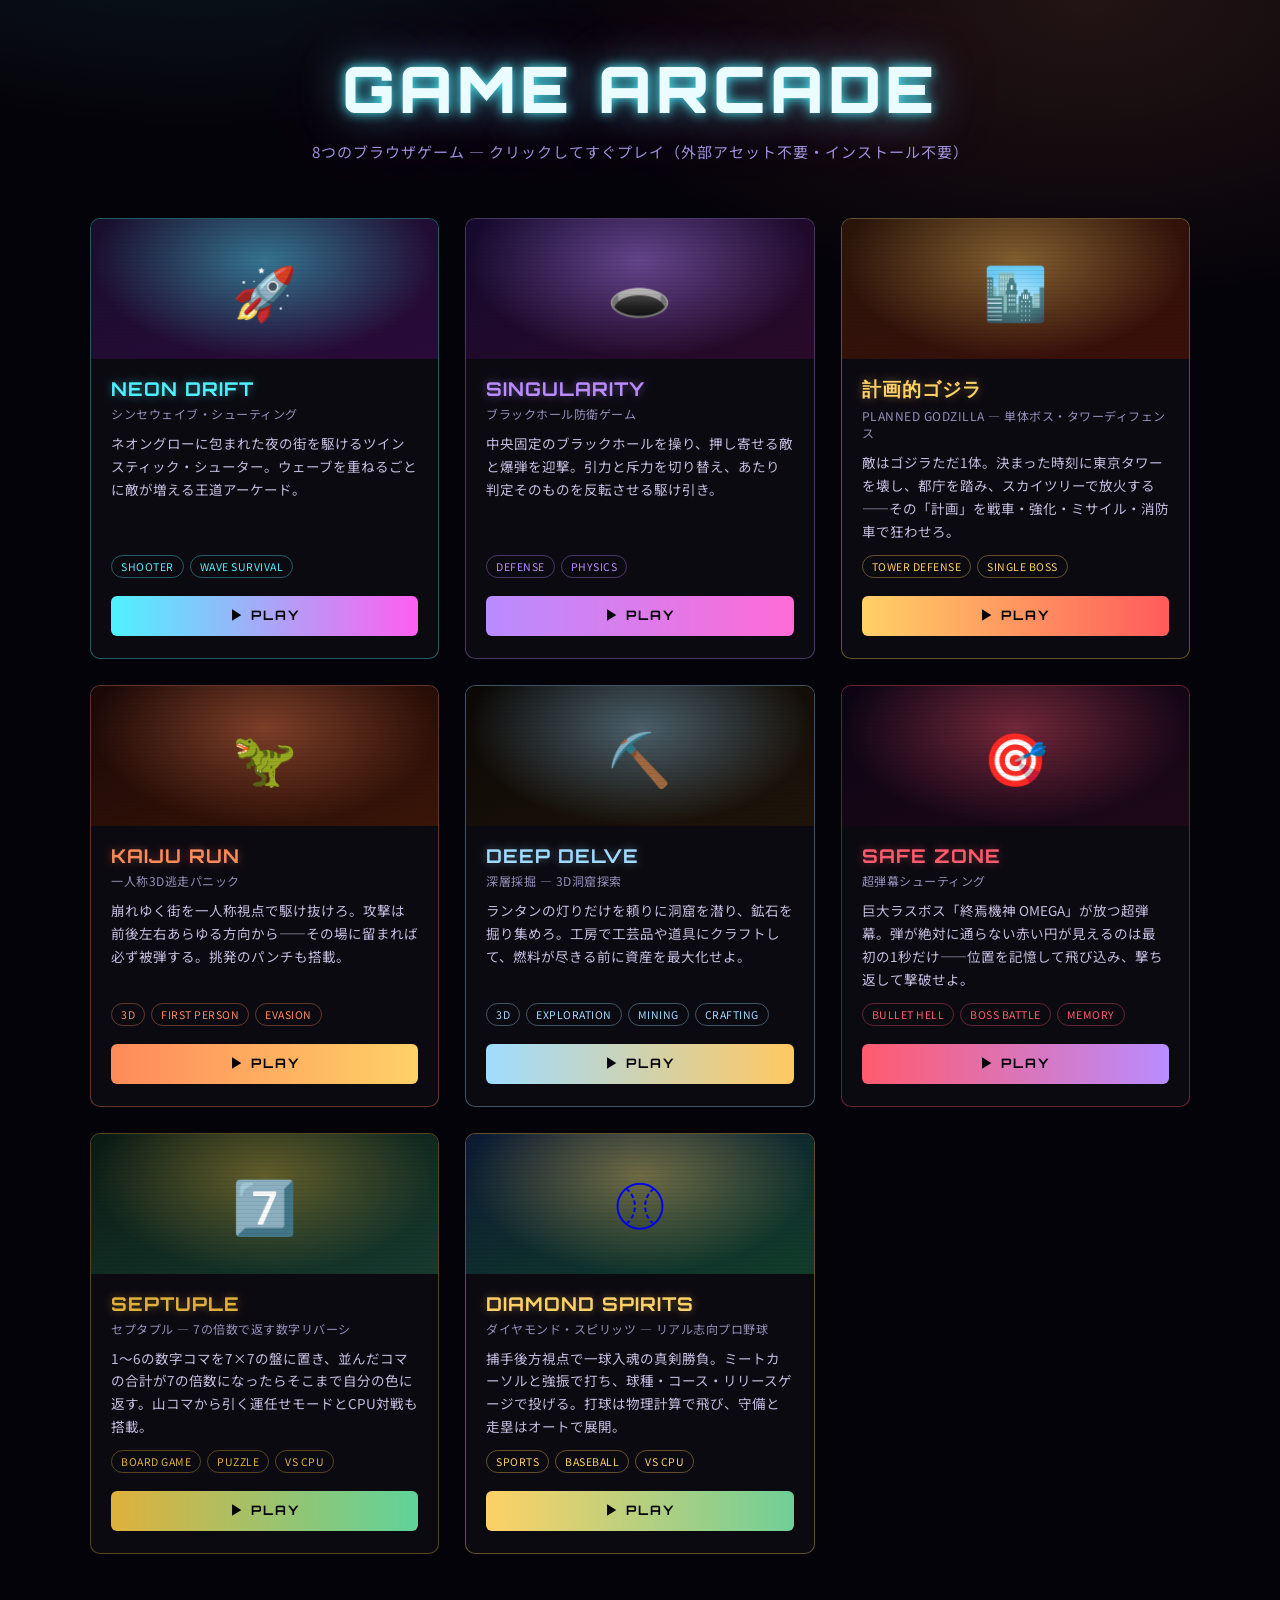
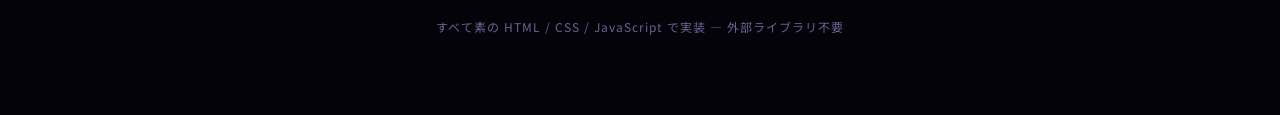
<file: index.html>
<!DOCTYPE html>
<html lang="ja">
<head>
<meta charset="UTF-8">
<meta name="viewport" content="width=device-width, initial-scale=1.0, viewport-fit=cover">
<title>GAME ARCADE</title>
<style>
  @import url('https://fonts.googleapis.com/css2?family=Orbitron:wght@500;700;900&family=Noto+Sans+JP:wght@500;700&display=swap');

  * { margin: 0; padding: 0; box-sizing: border-box; }

  html, body {
    width: 100%;
    min-height: 100%;
    background: #05030a;
    font-family: 'Noto Sans JP', sans-serif;
    color: #f0eaff;
  }

  body {
    padding: 48px 24px 80px;
    background:
      radial-gradient(ellipse 900px 500px at 15% -10%, rgba(78,242,255,0.12), transparent 60%),
      radial-gradient(ellipse 900px 500px at 85% 0%, rgba(255,138,91,0.12), transparent 60%),
      #05030a;
  }

  header {
    text-align: center;
    margin-bottom: 56px;
  }

  h1 {
    font-family: 'Orbitron', sans-serif;
    font-weight: 900;
    font-size: clamp(36px, 7vw, 64px);
    letter-spacing: 4px;
    color: #eafcff;
    text-shadow: 0 0 12px #4ef2ff, 0 0 40px rgba(78,242,255,0.5), 0 0 80px rgba(255,91,214,0.3);
  }

  header p {
    margin-top: 12px;
    color: #b9a8ff;
    font-size: 15px;
    letter-spacing: 1px;
    opacity: 0.85;
  }

  .grid {
    max-width: 1100px;
    margin: 0 auto;
    display: grid;
    grid-template-columns: repeat(auto-fit, minmax(260px, 1fr));
    gap: 26px;
  }

  .card {
    position: relative;
    display: flex;
    flex-direction: column;
    border-radius: 10px;
    overflow: hidden;
    background: rgba(255,255,255,0.03);
    border: 1px solid var(--accent-dim);
    box-shadow: 0 0 0 rgba(0,0,0,0);
    transition: transform 0.2s ease, box-shadow 0.2s ease, border-color 0.2s ease;
  }

  .card:hover {
    transform: translateY(-6px);
    border-color: var(--accent);
    box-shadow: 0 12px 40px rgba(0,0,0,0.5), 0 0 30px var(--accent-glow);
  }

  .card-art {
    height: 140px;
    display: flex;
    align-items: center;
    justify-content: center;
    font-size: 52px;
    background:
      radial-gradient(ellipse at 50% 30%, var(--accent-glow), transparent 70%),
      linear-gradient(160deg, var(--art-a), var(--art-b));
    position: relative;
  }

  .card-art::after {
    content: '';
    position: absolute;
    inset: 0;
    background: repeating-linear-gradient(180deg, rgba(0,0,0,0) 0px, rgba(0,0,0,0) 3px, rgba(0,0,0,0.12) 4px);
    pointer-events: none;
  }

  .card-body {
    padding: 18px 20px 22px;
    display: flex;
    flex-direction: column;
    flex: 1;
    gap: 10px;
  }

  .card-title {
    font-family: 'Orbitron', sans-serif;
    font-weight: 700;
    font-size: 19px;
    letter-spacing: 1px;
    color: var(--accent);
    text-shadow: 0 0 10px var(--accent-glow);
  }

  .card-jp {
    font-size: 12px;
    color: #cfc6ff;
    opacity: 0.7;
    letter-spacing: 0.5px;
    margin-top: -6px;
  }

  .card-desc {
    font-size: 13.5px;
    line-height: 1.7;
    color: #d8d0f5;
    opacity: 0.9;
    flex: 1;
  }

  .card-tags {
    display: flex;
    flex-wrap: wrap;
    gap: 6px;
    margin: 2px 0 4px;
  }

  .tag {
    font-size: 10.5px;
    padding: 3px 9px;
    border-radius: 20px;
    border: 1px solid var(--accent-dim);
    color: var(--accent);
    letter-spacing: 0.5px;
  }

  .play-btn {
    display: inline-flex;
    align-items: center;
    justify-content: center;
    gap: 8px;
    margin-top: 4px;
    padding: 11px 0;
    font-family: 'Orbitron', sans-serif;
    font-size: 13px;
    letter-spacing: 2px;
    color: #05030a;
    background: linear-gradient(90deg, var(--accent), var(--accent2));
    border: none;
    border-radius: 6px;
    text-decoration: none;
    font-weight: 700;
    transition: filter 0.15s ease;
  }

  .play-btn:hover { filter: brightness(1.15); }

  footer {
    text-align: center;
    margin-top: 64px;
    color: #6a628f;
    font-size: 12px;
    letter-spacing: 1px;
  }

  footer a { color: #9d8fff; }
</style>
</head>
<body>

  <header>
    <h1>GAME ARCADE</h1>
    <p>8つのブラウザゲーム — クリックしてすぐプレイ（外部アセット不要・インストール不要）</p>
  </header>

  <div class="grid">

    <a class="card" href="neon-drift/index.html" style="text-decoration:none; --accent:#4ef2ff; --accent2:#ff5ef0; --accent-dim:rgba(78,242,255,0.35); --accent-glow:rgba(78,242,255,0.45); --art-a:#1a0f2e; --art-b:#2a0a3a;">
      <div class="card-art">🚀</div>
      <div class="card-body">
        <div class="card-title">NEON DRIFT</div>
        <div class="card-jp">シンセウェイブ・シューティング</div>
        <div class="card-desc">ネオングローに包まれた夜の街を駆けるツインスティック・シューター。ウェーブを重ねるごとに敵が増える王道アーケード。</div>
        <div class="card-tags"><span class="tag">SHOOTER</span><span class="tag">WAVE SURVIVAL</span></div>
        <span class="play-btn">▶ PLAY</span>
      </div>
    </a>

    <a class="card" href="singularity/index.html" style="text-decoration:none; --accent:#b98cff; --accent2:#ff6bd6; --accent-dim:rgba(185,140,255,0.35); --accent-glow:rgba(185,140,255,0.45); --art-a:#150a2e; --art-b:#2a0a2a;">
      <div class="card-art">🕳️</div>
      <div class="card-body">
        <div class="card-title">SINGULARITY</div>
        <div class="card-jp">ブラックホール防衛ゲーム</div>
        <div class="card-desc">中央固定のブラックホールを操り、押し寄せる敵と爆弾を迎撃。引力と斥力を切り替え、あたり判定そのものを反転させる駆け引き。</div>
        <div class="card-tags"><span class="tag">DEFENSE</span><span class="tag">PHYSICS</span></div>
        <span class="play-btn">▶ PLAY</span>
      </div>
    </a>

    <a class="card" href="planned-godzilla/index.html" style="text-decoration:none; --accent:#ffd166; --accent2:#ff5b5b; --accent-dim:rgba(255,209,102,0.35); --accent-glow:rgba(255,209,102,0.4); --art-a:#2a150a; --art-b:#3a0f0a;">
      <div class="card-art">🏙️</div>
      <div class="card-body">
        <div class="card-title">計画的ゴジラ</div>
        <div class="card-jp">PLANNED GODZILLA — 単体ボス・タワーディフェンス</div>
        <div class="card-desc">敵はゴジラただ1体。決まった時刻に東京タワーを壊し、都庁を踏み、スカイツリーで放火する——その「計画」を戦車・強化・ミサイル・消防車で狂わせろ。</div>
        <div class="card-tags"><span class="tag">TOWER DEFENSE</span><span class="tag">SINGLE BOSS</span></div>
        <span class="play-btn">▶ PLAY</span>
      </div>
    </a>

    <a class="card" href="godzilla-escape-3d/index.html" style="text-decoration:none; --accent:#ff8a5b; --accent2:#ffd166; --accent-dim:rgba(255,138,91,0.35); --accent-glow:rgba(255,138,91,0.4); --art-a:#1a0806; --art-b:#3a1508;">
      <div class="card-art">🦖</div>
      <div class="card-body">
        <div class="card-title">KAIJU RUN</div>
        <div class="card-jp">一人称3D逃走パニック</div>
        <div class="card-desc">崩れゆく街を一人称視点で駆け抜けろ。攻撃は前後左右あらゆる方向から——その場に留まれば必ず被弾する。挑発のパンチも搭載。</div>
        <div class="card-tags"><span class="tag">3D</span><span class="tag">FIRST PERSON</span><span class="tag">EVASION</span></div>
        <span class="play-btn">▶ PLAY</span>
      </div>
    </a>

    <a class="card" href="deep-delve/index.html" style="text-decoration:none; --accent:#9fdcff; --accent2:#ffc861; --accent-dim:rgba(159,220,255,0.35); --accent-glow:rgba(159,220,255,0.4); --art-a:#0a0806; --art-b:#1e140a;">
      <div class="card-art">⛏️</div>
      <div class="card-body">
        <div class="card-title">DEEP DELVE</div>
        <div class="card-jp">深層採掘 — 3D洞窟探索</div>
        <div class="card-desc">ランタンの灯りだけを頼りに洞窟を潜り、鉱石を掘り集めろ。工房で工芸品や道具にクラフトして、燃料が尽きる前に資産を最大化せよ。</div>
        <div class="card-tags"><span class="tag">3D</span><span class="tag">EXPLORATION</span><span class="tag">MINING</span><span class="tag">CRAFTING</span></div>
        <span class="play-btn">▶ PLAY</span>
      </div>
    </a>

    <a class="card" href="safe-zone/index.html" style="text-decoration:none; --accent:#ff5b6e; --accent2:#b98cff; --accent-dim:rgba(255,91,110,0.35); --accent-glow:rgba(255,91,110,0.4); --art-a:#0c0414; --art-b:#1e0818;">
      <div class="card-art">🎯</div>
      <div class="card-body">
        <div class="card-title">SAFE ZONE</div>
        <div class="card-jp">超弾幕シューティング</div>
        <div class="card-desc">巨大ラスボス「終焉機神 OMEGA」が放つ超弾幕。弾が絶対に通らない赤い円が見えるのは最初の1秒だけ——位置を記憶して飛び込み、撃ち返して撃破せよ。</div>
        <div class="card-tags"><span class="tag">BULLET HELL</span><span class="tag">BOSS BATTLE</span><span class="tag">MEMORY</span></div>
        <span class="play-btn">▶ PLAY</span>
      </div>
    </a>

    <a class="card" href="septuple/index.html" style="text-decoration:none; --accent:#e0b13c; --accent2:#5fd39a; --accent-dim:rgba(224,177,60,0.35); --accent-glow:rgba(224,177,60,0.4); --art-a:#0a1a14; --art-b:#173a2f;">
      <div class="card-art">7️⃣</div>
      <div class="card-body">
        <div class="card-title">SEPTUPLE</div>
        <div class="card-jp">セプタプル — 7の倍数で返す数字リバーシ</div>
        <div class="card-desc">1〜6の数字コマを7×7の盤に置き、並んだコマの合計が7の倍数になったらそこまで自分の色に返す。山コマから引く運任せモードとCPU対戦も搭載。</div>
        <div class="card-tags"><span class="tag">BOARD GAME</span><span class="tag">PUZZLE</span><span class="tag">VS CPU</span></div>
        <span class="play-btn">▶ PLAY</span>
      </div>
    </a>

    <a class="card" href="diamond-spirits/index.html" style="text-decoration:none; --accent:#ffd166; --accent2:#6fcf97; --accent-dim:rgba(255,209,102,0.35); --accent-glow:rgba(255,209,102,0.4); --art-a:#0b1a33; --art-b:#123d2a;">
      <div class="card-art">⚾</div>
      <div class="card-body">
        <div class="card-title">DIAMOND SPIRITS</div>
        <div class="card-jp">ダイヤモンド・スピリッツ — リアル志向プロ野球</div>
        <div class="card-desc">捕手後方視点で一球入魂の真剣勝負。ミートカーソルと強振で打ち、球種・コース・リリースゲージで投げる。打球は物理計算で飛び、守備と走塁はオートで展開。</div>
        <div class="card-tags"><span class="tag">SPORTS</span><span class="tag">BASEBALL</span><span class="tag">VS CPU</span></div>
        <span class="play-btn">▶ PLAY</span>
      </div>
    </a>

  </div>

  <footer>
    すべて素の HTML / CSS / JavaScript で実装 — 外部ライブラリ不要
  </footer>

</body>
</html>
</file>
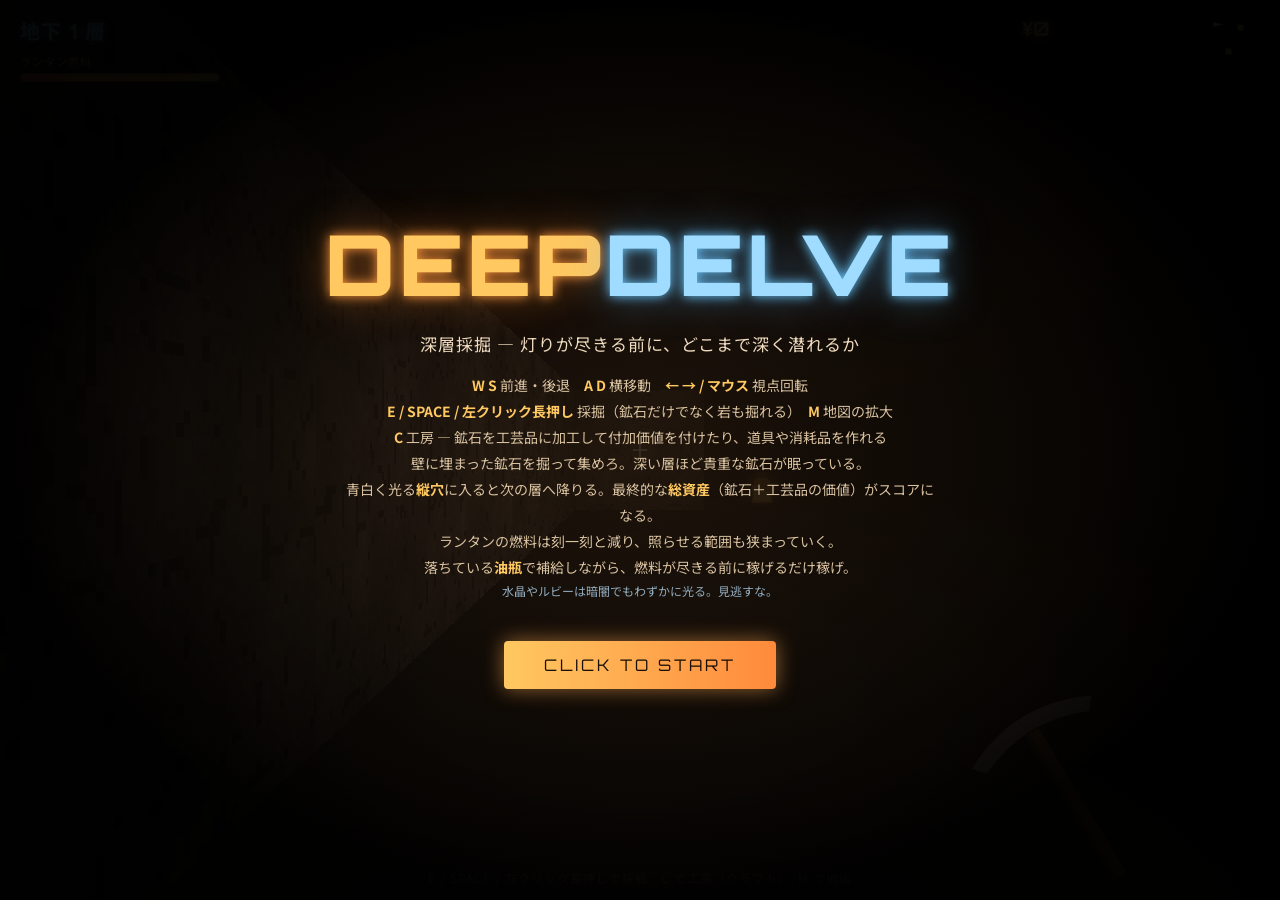
<file: deep-delve/index.html>
<!DOCTYPE html>
<html lang="ja">
<head>
<meta charset="UTF-8">
<meta name="viewport" content="width=device-width, initial-scale=1.0, viewport-fit=cover">
<title>DEEP DELVE</title>
<link rel="stylesheet" href="style.css">
</head>
<body>
  <canvas id="game"></canvas>

  <div id="hud">
    <div class="hud-left">
      <div id="depth">地下 1 層</div>
      <div class="fuel-wrap">
        <span class="fuel-label">ランタン燃料</span>
        <div id="fuelTrack"><div id="fuelFill"></div></div>
      </div>
    </div>
    <div class="hud-right">
      <div id="value">¥0</div>
      <div id="inventory"></div>
    </div>
  </div>

  <div id="hint">E / SPACE / 左クリック長押しで採掘　C で工房（クラフト）　M で地図</div>

  <div id="craftPanel" class="hidden">
    <div class="craft-box">
      <div class="craft-head">
        <div>
          <div class="craft-title">携帯工房</div>
          <div class="craft-sub">鉱石を加工して付加価値を付けるか、道具にして探索力を上げるか——工房を開いている間は時間が止まる</div>
        </div>
        <div class="craft-right">
          <div id="craftAsset">現在の資産 ¥0</div>
          <button id="craftClose">閉じる（C / ESC）</button>
        </div>
      </div>
      <div id="recipeList"></div>
      <div class="craft-foot">数字キー 1〜9 でも製作できます</div>
    </div>
  </div>

  <div id="startScreen" class="overlay">
    <h1 class="title">DEEP<span>DELVE</span></h1>
    <p class="subtitle">深層採掘 — 灯りが尽きる前に、どこまで深く潜れるか</p>
    <div class="howto">
      <p><b>W S</b> 前進・後退　<b>A D</b> 横移動　<b>← → / マウス</b> 視点回転</p>
      <p><b>E / SPACE / 左クリック長押し</b> 採掘（鉱石だけでなく岩も掘れる）　<b>M</b> 地図の拡大</p>
      <p><b>C</b> 工房 — 鉱石を工芸品に加工して付加価値を付けたり、道具や消耗品を作れる</p>
      <p>壁に埋まった鉱石を掘って集めろ。深い層ほど貴重な鉱石が眠っている。<br>
      青白く光る<b>縦穴</b>に入ると次の層へ降りる。最終的な<b>総資産</b>（鉱石＋工芸品の価値）がスコアになる。</p>
      <p>ランタンの燃料は刻一刻と減り、照らせる範囲も狭まっていく。<br>
      落ちている<b>油瓶</b>で補給しながら、燃料が尽きる前に稼げるだけ稼げ。</p>
      <p class="small">水晶やルビーは暗闇でもわずかに光る。見逃すな。</p>
    </div>
    <p id="bestRecord" class="small"></p>
    <button id="startBtn">CLICK TO START</button>
  </div>

  <div id="gameOverScreen" class="overlay hidden">
    <h1 class="title over">LIGHTS OUT</h1>
    <p id="resultBody" class="subtitle"></p>
    <div id="resultInv"></div>
    <button id="restartBtn">RETRY</button>
  </div>

  <script src="game.js"></script>
</body>
</html>
</file>
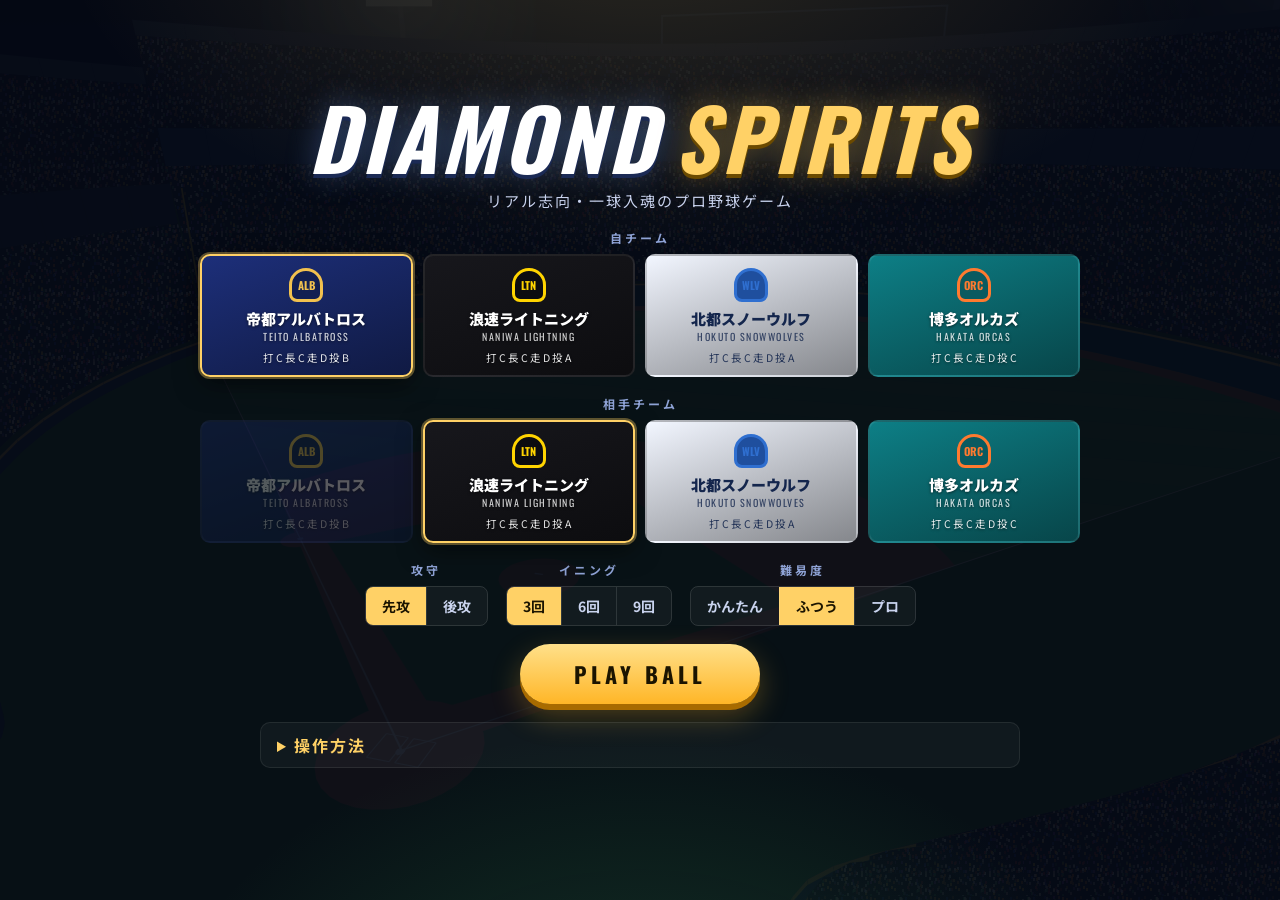
<file: diamond-spirits/index.html>
<!DOCTYPE html>
<html lang="ja">
<head>
<meta charset="UTF-8">
<meta name="viewport" content="width=device-width, initial-scale=1.0, viewport-fit=cover, user-scalable=no">
<title>DIAMOND SPIRITS</title>
<link rel="stylesheet" href="style.css">
</head>
<body>
  <canvas id="game"></canvas>

  <!-- pitching panel (user on defense) -->
  <div id="pitchPanel" class="hidden">
    <div id="pitchList"></div>
    <button id="btnRelief" class="subBtn">継投</button>
  </div>

  <!-- touch controls -->
  <div id="touchBat" class="touch hidden">
    <button id="btnPower" class="tbtn">強振</button>
    <button id="btnSwing" class="tbtn big">SWING</button>
  </div>
  <div id="touchPitch" class="touch hidden">
    <button id="btnThrow" class="tbtn big">投球</button>
  </div>
  <button id="btnFast" class="hidden">▶▶ 早送り</button>

  <!-- title / setup -->
  <div id="menu" class="overlay">
    <div class="menuBox">
      <h1 class="logo">DIAMOND<span>SPIRITS</span></h1>
      <p class="tagline">リアル志向・一球入魂のプロ野球ゲーム</p>

      <div class="section">
        <div class="label">自チーム</div>
        <div id="myTeams" class="teamRow"></div>
      </div>
      <div class="section">
        <div class="label">相手チーム</div>
        <div id="cpuTeams" class="teamRow"></div>
      </div>

      <div class="optRow">
        <div class="opt">
          <div class="label">攻守</div>
          <div class="seg" id="optSide">
            <button data-v="0" class="on">先攻</button><button data-v="1">後攻</button>
          </div>
        </div>
        <div class="opt">
          <div class="label">イニング</div>
          <div class="seg" id="optInn">
            <button data-v="3" class="on">3回</button><button data-v="6">6回</button><button data-v="9">9回</button>
          </div>
        </div>
        <div class="opt">
          <div class="label">難易度</div>
          <div class="seg" id="optDiff">
            <button data-v="easy">かんたん</button><button data-v="normal" class="on">ふつう</button><button data-v="pro">プロ</button>
          </div>
        </div>
      </div>

      <button id="startBtn" class="mainBtn">PLAY BALL</button>

      <details class="howto">
        <summary>操作方法</summary>
        <div class="howGrid">
          <div>
            <h3>⚾ 打撃</h3>
            <p><b>マウス / 矢印・WASD</b> ミートカーソル移動</p>
            <p><b>クリック / スペース</b> スイング</p>
            <p><b>右クリック / E / Shift押しっぱなし</b> 強振（カーソルは小さいが打球が強い）</p>
            <p>カーソルの<b>中心で捉える</b>ほど強い打球に。ボールがカーソル中心より上ならフライ、下ならゴロ。早めに振れば引っ張り、遅れれば流し打ち。</p>
          </div>
          <div>
            <h3>🔥 投球</h3>
            <p><b>1〜5キー / ボタン</b> 球種選択</p>
            <p><b>マウス / 矢印・WASD</b> コース指定</p>
            <p><b>クリック / スペース</b> 投球開始 → 縮む円が<b>カーソルと重なった瞬間</b>にもう一度押すと球威・制球アップ</p>
            <p><b>P</b> 継投（投手交代）</p>
          </div>
        </div>
        <p class="note">守備と走塁はオートです。プレー中はクリックで早送り。</p>
      </details>
      <p id="record" class="note"></p>
    </div>
  </div>

  <!-- game over -->
  <div id="result" class="overlay hidden">
    <div class="menuBox">
      <h1 id="resTitle" class="logo small">GAME SET</h1>
      <p id="resSub" class="tagline"></p>
      <div id="resLine"></div>
      <div id="resBox"></div>
      <div class="btnRow">
        <button id="againBtn" class="mainBtn">もう一度</button>
        <button id="menuBtn" class="mainBtn ghost">メニュー</button>
      </div>
    </div>
  </div>

  <script src="engine.js"></script>
  <script src="game.js"></script>
</body>
</html>
</file>
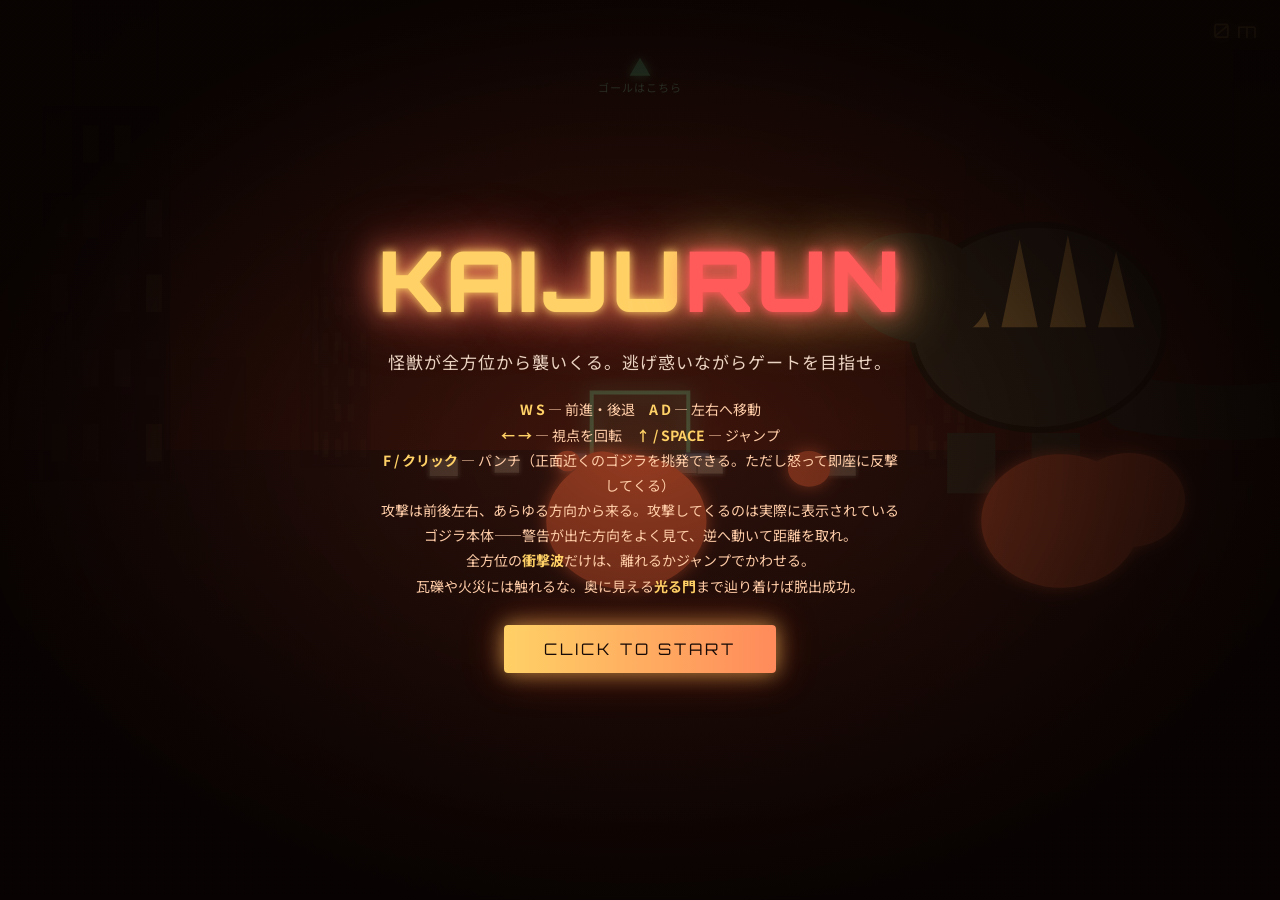
<file: godzilla-escape-3d/index.html>
<!DOCTYPE html>
<html lang="ja">
<head>
<meta charset="UTF-8">
<meta name="viewport" content="width=device-width, initial-scale=1.0, viewport-fit=cover">
<title>KAIJU RUN</title>
<link rel="stylesheet" href="style.css">
</head>
<body>
  <canvas id="game"></canvas>

  <div id="hud">
    <div class="hud-top">
      <div id="lives"></div>
      <div id="distance">0 m</div>
    </div>
    <div id="compassWrap">
      <div id="compassArrow">▲</div>
      <div id="compassLabel">ゴールはこちら</div>
    </div>
  </div>

  <div id="dirWarnFront" class="dirWarn front">⚠ 前方注意</div>
  <div id="dirWarnBack" class="dirWarn back">⚠ 背後注意</div>
  <div id="dirWarnLeft" class="dirWarn left">⚠</div>
  <div id="dirWarnRight" class="dirWarn right">⚠</div>
  <div id="dirWarnAoe" class="dirWarn aoe">⚠ 衝撃波！離れろ or ジャンプ</div>

  <div id="warnFlash"></div>

  <div id="startScreen" class="overlay">
    <h1 class="title">KAIJU<span>RUN</span></h1>
    <p class="subtitle">怪獣が全方位から襲いくる。逃げ惑いながらゲートを目指せ。</p>
    <div class="howto">
      <p><b>W S</b> — 前進・後退　<b>A D</b> — 左右へ移動</p>
      <p><b>← →</b> — 視点を回転　<b>↑ / SPACE</b> — ジャンプ</p>
      <p><b>F / クリック</b> — パンチ（正面近くのゴジラを挑発できる。ただし怒って即座に反撃してくる）</p>
      <p>攻撃は前後左右、あらゆる方向から来る。攻撃してくるのは実際に表示されているゴジラ本体——警告が出た方向をよく見て、逆へ動いて距離を取れ。<br>
      全方位の<b>衝撃波</b>だけは、離れるかジャンプでかわせる。</p>
      <p>瓦礫や火災には触れるな。奥に見える<b>光る門</b>まで辿り着けば脱出成功。</p>
    </div>
    <button id="startBtn">CLICK TO START</button>
  </div>

  <div id="gameOverScreen" class="overlay hidden">
    <h1 class="title over" id="resultTitle">RESULT</h1>
    <p id="resultBody" class="subtitle"></p>
    <button id="restartBtn">RETRY</button>
  </div>

  <script src="game.js"></script>
</body>
</html>
</file>
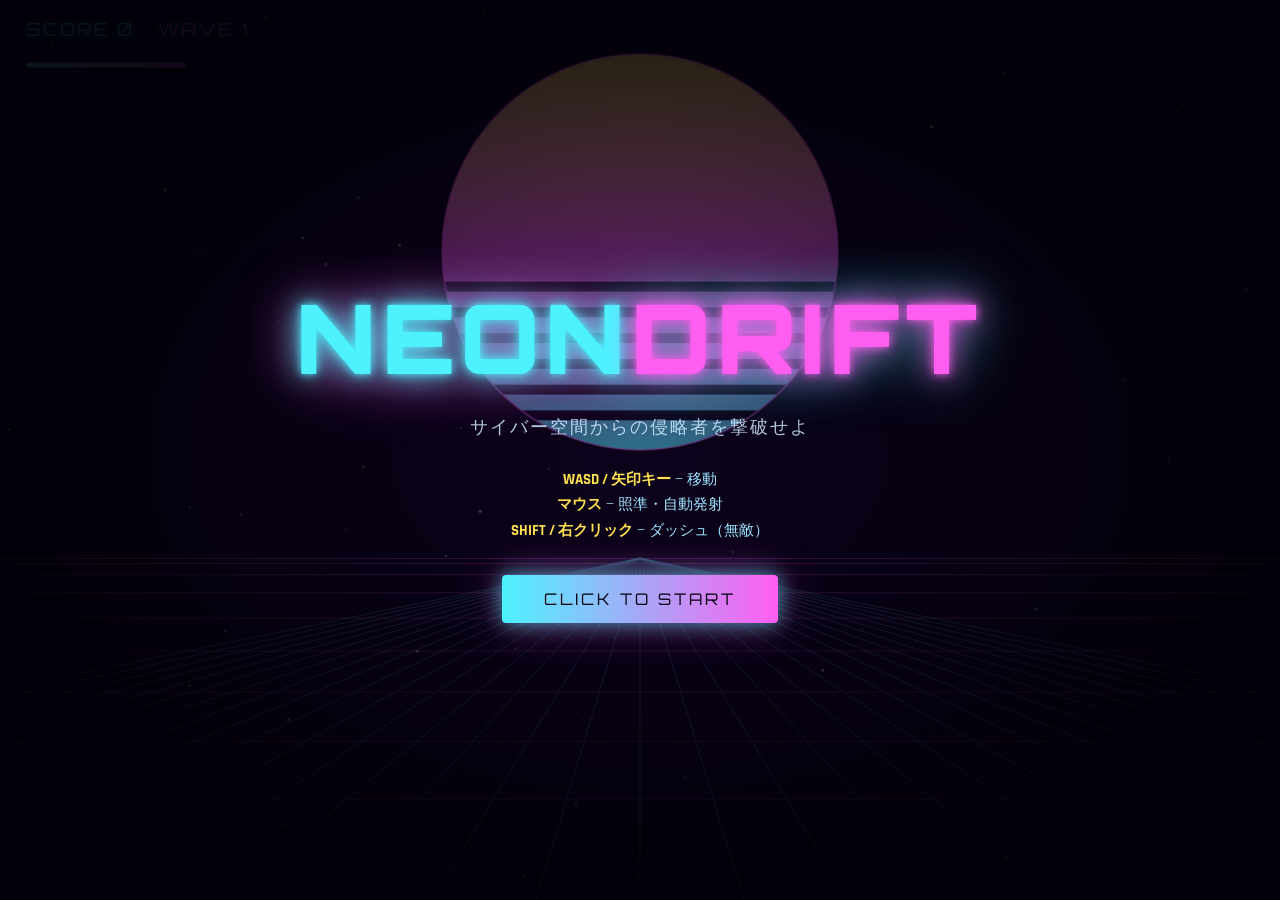
<file: neon-drift/index.html>
<!DOCTYPE html>
<html lang="ja">
<head>
<meta charset="UTF-8">
<meta name="viewport" content="width=device-width, initial-scale=1.0, viewport-fit=cover">
<title>NEON DRIFT</title>
<link rel="stylesheet" href="style.css">
</head>
<body>
  <canvas id="game"></canvas>

  <div id="hud">
    <div class="hud-row">
      <div id="score">SCORE 0</div>
      <div id="wave">WAVE 1</div>
      <div id="combo"></div>
    </div>
    <div id="lives"></div>
    <div id="dashBar"><div id="dashFill"></div></div>
  </div>

  <div id="startScreen" class="overlay">
    <h1 class="title">NEON<span>DRIFT</span></h1>
    <p class="subtitle">サイバー空間からの侵略者を撃破せよ</p>
    <div class="howto">
      <p><b>WASD / 矢印キー</b> — 移動</p>
      <p><b>マウス</b> — 照準・自動発射</p>
      <p><b>SHIFT / 右クリック</b> — ダッシュ（無敵）</p>
    </div>
    <button id="startBtn">CLICK TO START</button>
  </div>

  <div id="gameOverScreen" class="overlay hidden">
    <h1 class="title over">GAME OVER</h1>
    <p id="finalScore" class="subtitle"></p>
    <button id="restartBtn">RETRY</button>
  </div>

  <script src="game.js"></script>
</body>
</html>
</file>
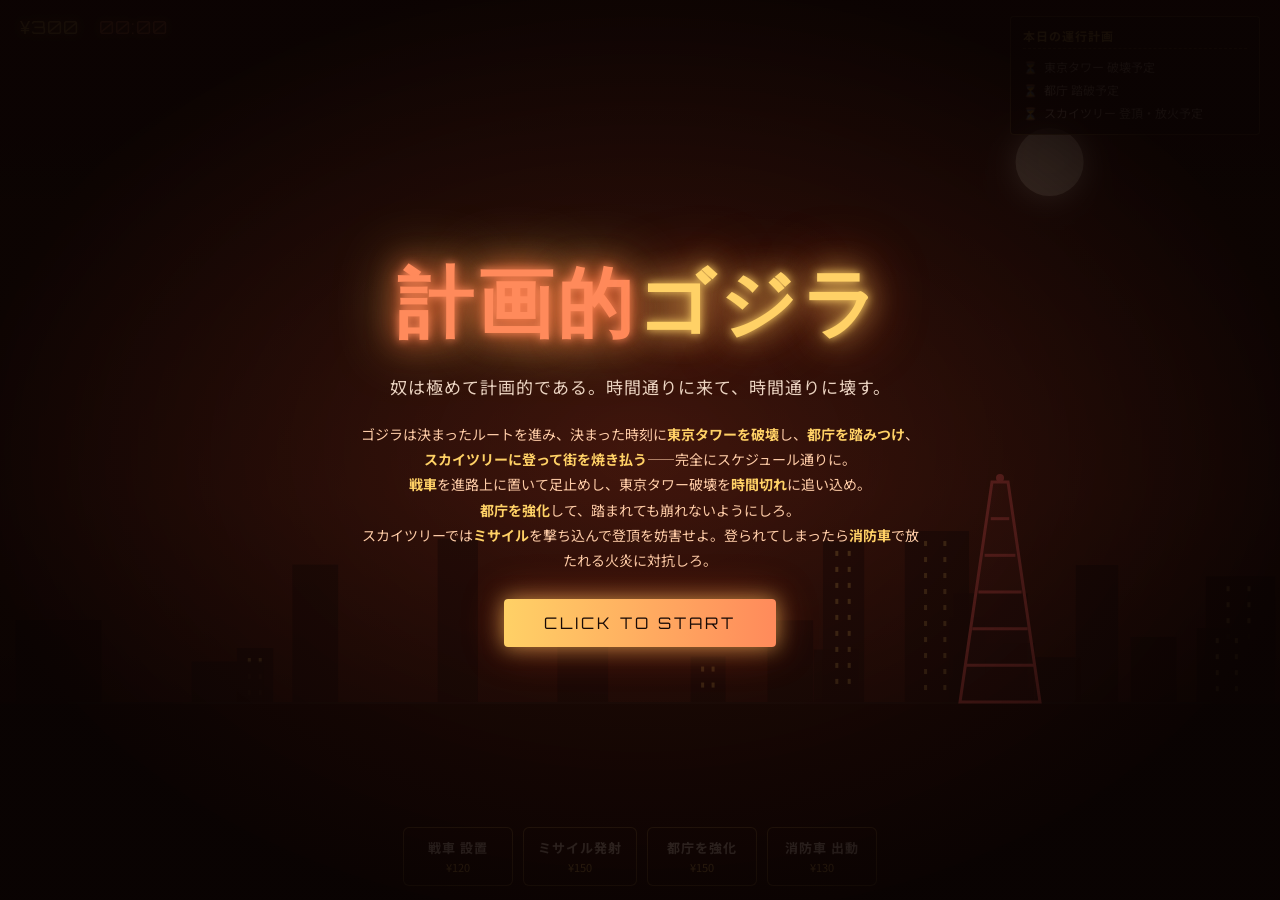
<file: planned-godzilla/index.html>
<!DOCTYPE html>
<html lang="ja">
<head>
<meta charset="UTF-8">
<meta name="viewport" content="width=device-width, initial-scale=1.0, viewport-fit=cover">
<title>計画的ゴジラ</title>
<link rel="stylesheet" href="style.css">
</head>
<body>
  <canvas id="game"></canvas>

  <div id="hud">
    <div class="hud-top">
      <div id="budget">¥300</div>
      <div id="clock">00:00</div>
    </div>

    <div id="schedule">
      <div class="sched-title">本日の運行計画</div>
      <div class="sched-row" id="sched-tower"><span class="sched-icon">⏳</span><span>東京タワー 破壊予定</span></div>
      <div class="sched-row" id="sched-tocho"><span class="sched-icon">⏳</span><span>都庁 踏破予定</span></div>
      <div class="sched-row" id="sched-skytree"><span class="sched-icon">⏳</span><span>スカイツリー 登頂・放火予定</span></div>
    </div>

    <div id="phaseBar" class="hidden">
      <div id="phaseLabel"></div>
      <div class="meter-track"><div id="phaseFill"></div></div>
    </div>
  </div>

  <div id="toolbar">
    <button id="btnTank" class="tool">
      <span class="tool-name">戦車 設置</span>
      <span class="tool-cost">¥120</span>
      <div class="tool-cd"></div>
    </button>
    <button id="btnMissile" class="tool">
      <span class="tool-name">ミサイル発射</span>
      <span class="tool-cost">¥150</span>
      <div class="tool-cd"></div>
    </button>
    <button id="btnReinforce" class="tool">
      <span class="tool-name">都庁を強化</span>
      <span class="tool-cost">¥150</span>
      <div class="tool-cd"></div>
    </button>
    <button id="btnTruck" class="tool">
      <span class="tool-name">消防車 出動</span>
      <span class="tool-cost">¥130</span>
      <div class="tool-cd"></div>
    </button>
  </div>

  <div id="startScreen" class="overlay">
    <h1 class="title">計画的<span>ゴジラ</span></h1>
    <p class="subtitle">奴は極めて計画的である。時間通りに来て、時間通りに壊す。</p>
    <div class="howto">
      <p>ゴジラは決まったルートを進み、決まった時刻に<b>東京タワーを破壊</b>し、<b>都庁を踏みつけ</b>、<b>スカイツリーに登って街を焼き払う</b>——完全にスケジュール通りに。</p>
      <p><b>戦車</b>を進路上に置いて足止めし、東京タワー破壊を<b>時間切れ</b>に追い込め。</p>
      <p><b>都庁を強化</b>して、踏まれても崩れないようにしろ。</p>
      <p>スカイツリーでは<b>ミサイル</b>を撃ち込んで登頂を妨害せよ。登られてしまったら<b>消防車</b>で放たれる火炎に対抗しろ。</p>
    </div>
    <button id="startBtn">CLICK TO START</button>
  </div>

  <div id="gameOverScreen" class="overlay hidden">
    <h1 class="title over" id="resultTitle">RESULT</h1>
    <p id="resultBody" class="subtitle"></p>
    <button id="restartBtn">RETRY</button>
  </div>

  <script src="game.js"></script>
</body>
</html>
</file>
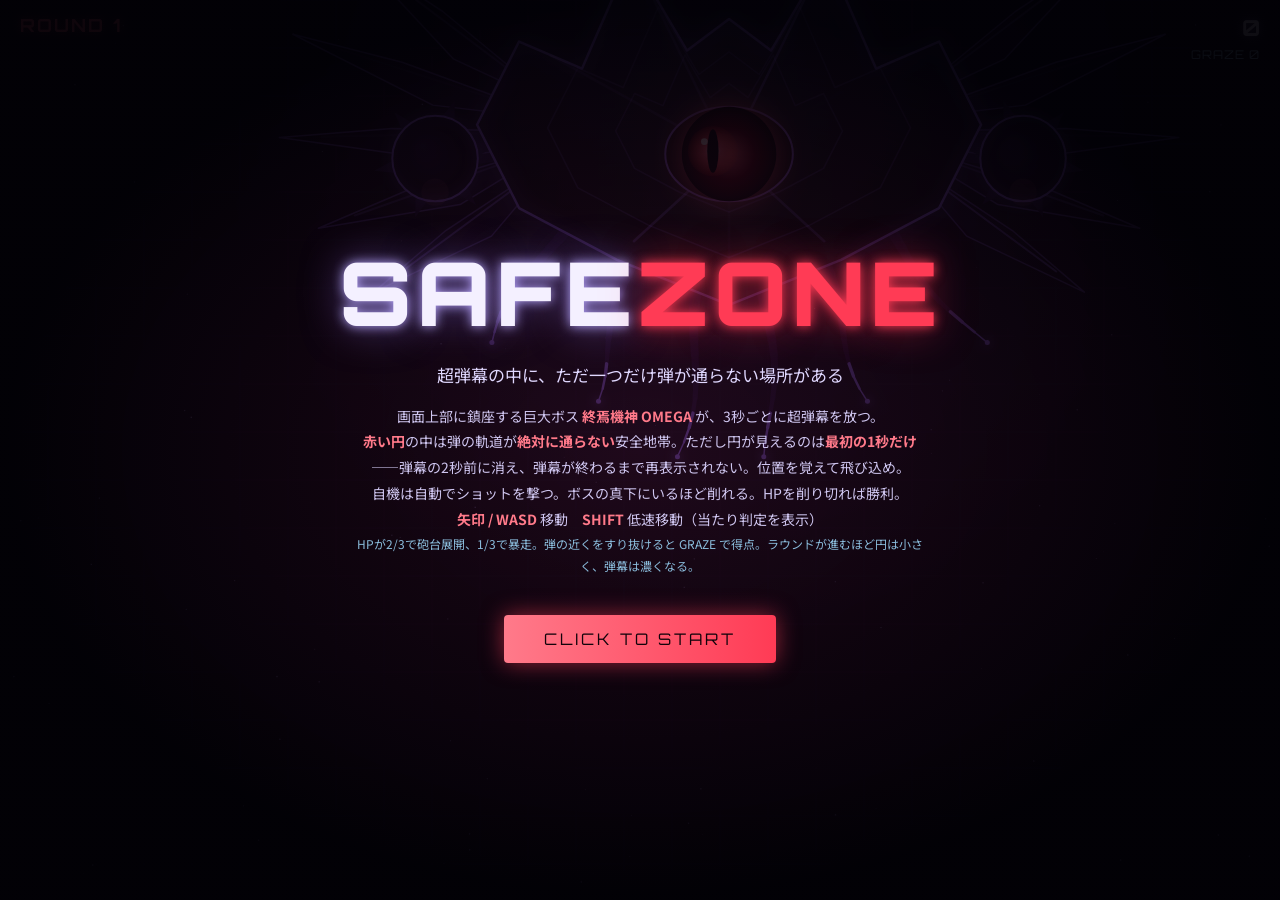
<file: safe-zone/index.html>
<!DOCTYPE html>
<html lang="ja">
<head>
<meta charset="UTF-8">
<meta name="viewport" content="width=device-width, initial-scale=1.0, viewport-fit=cover">
<title>SAFE ZONE</title>
<link rel="stylesheet" href="style.css">
</head>
<body>
  <canvas id="game"></canvas>

  <div id="hud">
    <div class="hud-left">
      <div id="round">ROUND 1</div>
      <div id="lives"></div>
    </div>
    <div class="hud-right">
      <div id="score">0</div>
      <div id="graze">GRAZE 0</div>
    </div>
  </div>

  <div id="startScreen" class="overlay">
    <h1 class="title">SAFE<span>ZONE</span></h1>
    <p class="subtitle">超弾幕の中に、ただ一つだけ弾が通らない場所がある</p>
    <div class="howto">
      <p>画面上部に鎮座する巨大ボス <b>終焉機神 OMEGA</b> が、3秒ごとに超弾幕を放つ。</p>
      <p><b>赤い円</b>の中は弾の軌道が<b>絶対に通らない</b>安全地帯。ただし円が見えるのは<b>最初の1秒だけ</b>——弾幕の2秒前に消え、弾幕が終わるまで再表示されない。位置を覚えて飛び込め。</p>
      <p>自機は自動でショットを撃つ。ボスの真下にいるほど削れる。HPを削り切れば勝利。</p>
      <p><b>矢印 / WASD</b> 移動　<b>SHIFT</b> 低速移動（当たり判定を表示）</p>
      <p class="small">HPが2/3で砲台展開、1/3で暴走。弾の近くをすり抜けると GRAZE で得点。ラウンドが進むほど円は小さく、弾幕は濃くなる。</p>
    </div>
    <p id="bestRecord" class="small"></p>
    <button id="startBtn">CLICK TO START</button>
  </div>

  <div id="gameOverScreen" class="overlay hidden">
    <h1 id="overTitle" class="title over">GAME OVER</h1>
    <p id="resultBody" class="subtitle"></p>
    <button id="restartBtn">RETRY</button>
  </div>

  <script src="game.js"></script>
</body>
</html>
</file>
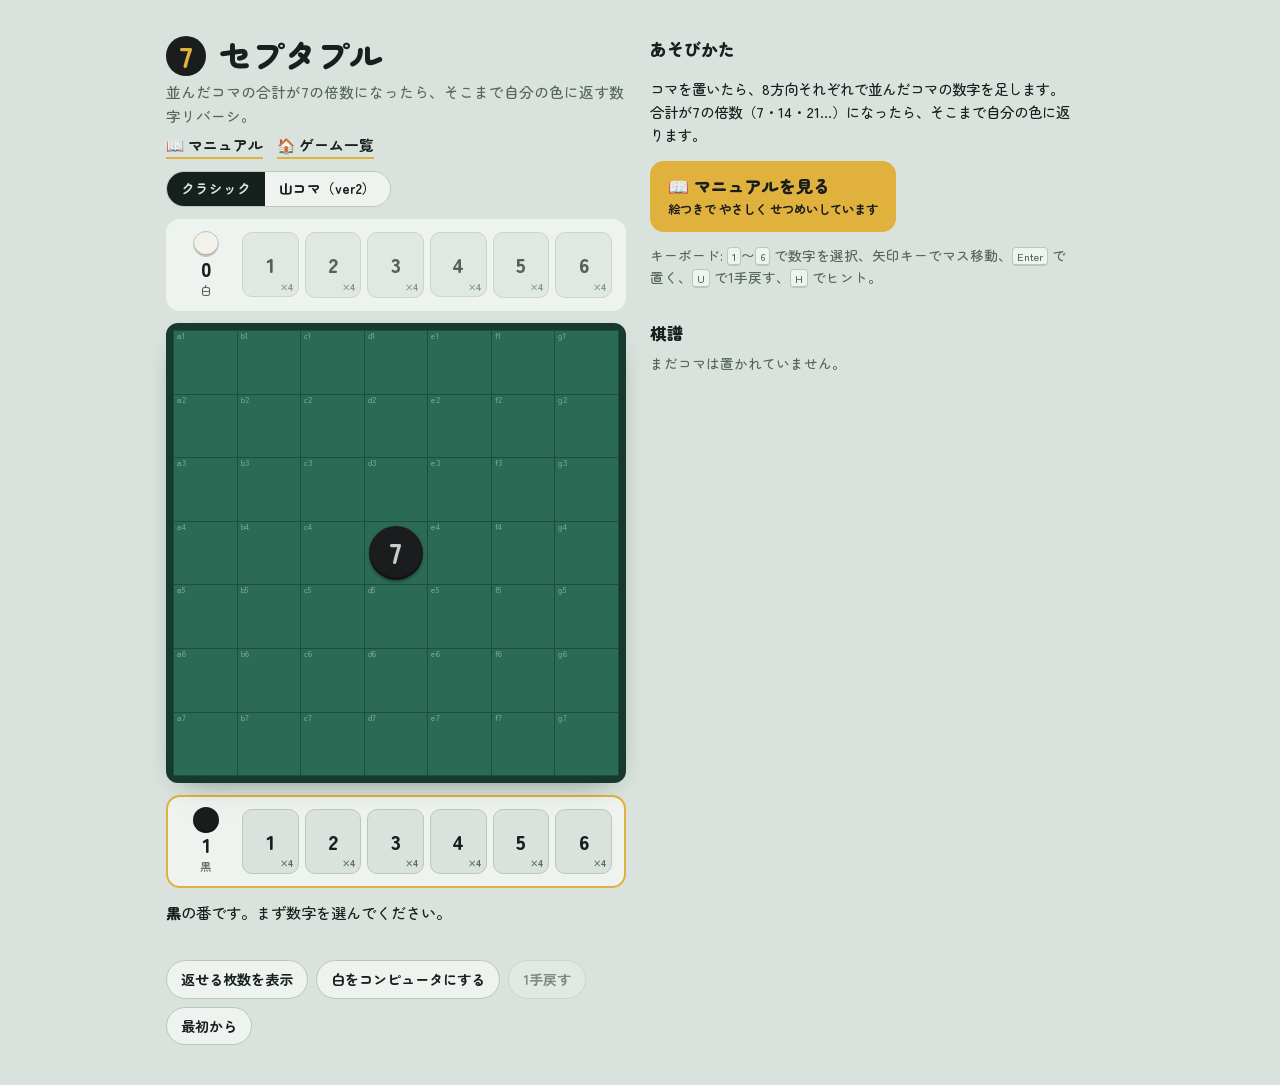
<file: septuple/index.html>
<!DOCTYPE html>
<html lang="ja">
<head>
<meta charset="utf-8">
<meta name="viewport" content="width=device-width, initial-scale=1, viewport-fit=cover">
<title>セプタプル — 7の倍数で返す数字リバーシ</title>
<link rel="preconnect" href="https://fonts.googleapis.com">
<link rel="preconnect" href="https://fonts.gstatic.com" crossorigin>
<link href="https://fonts.googleapis.com/css2?family=Zen+Maru+Gothic:wght@500;700;900&display=swap" rel="stylesheet">
<style>
:root{
  --page:#d9e2dc; --ink:#16201c; --muted:#56665f; --panel:#eef3ef; --line:#b9c7bf;
  --felt:#2b6b55; --felt-line:#1d4d3d; --frame:#173a2f;
  --black:#1a1c1e; --black-num:#c9ccc9; --white:#f4f1ea; --white-num:#3b4541;
  --gold:#e0b13c; --gold-soft:rgba(224,177,60,.35); --warn:#b8412f;
  --board:min(92vw, 460px);
  box-sizing:border-box;
  padding-top:env(safe-area-inset-top,0px);
  padding-bottom:env(safe-area-inset-bottom,0px);
}
@media (prefers-color-scheme: dark){
  :root:not([data-theme="light"]){
    --page:#101a16; --ink:#e3eae6; --muted:#9aaba3; --panel:#17241f; --line:#2c3d36;
    --felt:#245a48; --felt-line:#153a2e; --frame:#0b1f18;
  }
}
:root[data-theme="dark"]{
  --page:#101a16; --ink:#e3eae6; --muted:#9aaba3; --panel:#17241f; --line:#2c3d36;
  --felt:#245a48; --felt-line:#153a2e; --frame:#0b1f18;
}
html{scroll-padding-top:env(safe-area-inset-top,0px)}
*,*::before,*::after{box-sizing:border-box}
body{
  margin:0; background:var(--page); color:var(--ink);
  font-family:"Zen Maru Gothic","Hiragino Maru Gothic ProN","Hiragino Sans","Yu Gothic",system-ui,sans-serif;
  font-weight:500; line-height:1.6;
}
.wrap{max-width:980px; margin:0 auto; padding:20px 16px 40px; display:grid; gap:24px; justify-items:center}
@media (min-width:880px){
  .wrap{grid-template-columns:auto 1fr; align-items:start; justify-items:stretch; padding-top:36px}
  .side{max-width:420px}
}
.game{display:grid; gap:12px; width:var(--board)}

header h1{margin:0; font-weight:900; font-size:2rem; line-height:1.1; letter-spacing:.02em; display:flex; align-items:baseline; gap:.4em}
header h1 .seven{
  display:inline-grid; place-items:center; width:1.4em; height:1.4em; border-radius:50%;
  background:var(--black); color:var(--gold); font-size:.9em;
}
header p{margin:4px 0 0; color:var(--muted); font-size:.92rem}

/* racks */
.rack{
  display:grid; grid-template-columns:auto 1fr; gap:10px; align-items:center;
  padding:10px 12px; border-radius:14px; background:var(--panel);
  border:2px solid transparent; transition:border-color .2s;
}
.rack.active{border-color:var(--gold)}
.who{display:grid; justify-items:center; gap:2px; min-width:52px}
.who .dot{width:26px; height:26px; border-radius:50%; box-shadow:inset 0 -2px 0 rgba(0,0,0,.25)}
.who .dot.b{background:var(--black)} .who .dot.w{background:var(--white); border:1px solid var(--line)}
.who .score{font-weight:900; font-size:1.25rem; line-height:1}
.who .name{font-size:.72rem; color:var(--muted)}
.tiles{display:grid; grid-template-columns:repeat(6,1fr); gap:6px}
.tile{
  position:relative; appearance:none; border:1px solid var(--line); background:var(--page); color:var(--ink);
  border-radius:10px; aspect-ratio:1/1.15; font:inherit; font-weight:900; font-size:1.3rem;
  display:grid; place-items:center; cursor:pointer; padding:0;
}
.tile small{position:absolute; bottom:2px; right:5px; font-size:.62rem; font-weight:700; color:var(--muted)}
.tile:disabled{cursor:default; opacity:.38}
.rack:not(.active) .tile:disabled{opacity:.7}
.tile.sel{background:var(--gold); border-color:var(--gold); color:#1a1c1e}
.tile.sel small{color:#1a1c1e}
.tile:focus-visible,.cell:focus-visible,.btn:focus-visible{outline:3px solid var(--gold); outline-offset:2px}

/* board */
.board-wrap{position:relative}
.board{
  width:var(--board); aspect-ratio:1; display:grid; grid-template-columns:repeat(7,minmax(0,1fr)); grid-template-rows:repeat(7,minmax(0,1fr));
  background:var(--felt); border:8px solid var(--frame); border-radius:12px; gap:1px;
  background-image:none; padding:0; box-shadow:0 10px 30px -18px rgba(0,0,0,.6);
}
.cell{
  appearance:none; border:0; padding:0; margin:0; background:var(--felt);
  outline:1px solid var(--felt-line); position:relative; display:grid; place-items:center;
  cursor:pointer; font:inherit; min-width:0; min-height:0; overflow:hidden; line-height:1;
}
.cell:hover:not(.filled){background:color-mix(in srgb, var(--felt) 85%, white)}
.cell.filled{cursor:default}
.stone{
  width:86%; height:86%; border-radius:50%; display:grid; place-items:center;
  font-weight:900; font-size:calc(var(--board) / 7 * .42); line-height:1;
  box-shadow:inset 0 -3px 0 rgba(0,0,0,.28), 0 2px 3px rgba(0,0,0,.35);
  transition:box-shadow .15s;
}
.stone.b{background:var(--black); color:var(--black-num)}
.stone.w{background:var(--white); color:var(--white-num)}
.stone.last::after{
  content:""; position:absolute; width:8px; height:8px; border-radius:50%; background:var(--gold);
  top:10%; right:10%;
}
.stone.will{box-shadow:0 0 0 3px var(--gold), 0 0 14px 2px var(--gold-soft)}
.stone.ghost{pointer-events:none; opacity:.55; box-shadow:0 0 0 2px dashed var(--gold); outline:2px dashed var(--gold); outline-offset:-2px}
.stone.drop{animation:drop .22s ease-out}
.stone.flip{animation:flip .46s ease-in-out}
@keyframes drop{from{transform:scale(1.35); opacity:0} to{transform:scale(1); opacity:1}}
@keyframes flip{
  0%{transform:scaleX(1); background:var(--from-bg); color:var(--from-fg)}
  49%{transform:scaleX(.04); background:var(--from-bg); color:var(--from-fg)}
  50%{transform:scaleX(.04)}
  100%{transform:scaleX(1)}
}
.hint{
  font-size:calc(var(--board) / 7 * .26); font-weight:900; color:var(--gold);
  pointer-events:none;
}
.coord{position:absolute; font-size:.55rem; color:rgba(255,255,255,.35); left:3px; top:1px; pointer-events:none}

.status{min-height:3.2em; font-size:.95rem}
.status b{font-weight:900}

.controls{display:flex; flex-wrap:wrap; gap:8px}
.btn{
  appearance:none; font:inherit; font-weight:700; font-size:.88rem; color:var(--ink);
  background:var(--panel); border:1px solid var(--line); border-radius:999px; padding:7px 14px; cursor:pointer;
}
.btn[aria-pressed="true"]{background:var(--ink); color:var(--page); border-color:var(--ink)}
.btn:disabled{opacity:.45; cursor:default}

.toast{
  position:absolute; left:50%; top:50%; transform:translate(-50%,-50%);
  background:rgba(20,28,25,.92); color:#fff; padding:10px 16px; border-radius:10px;
  font-size:.9rem; text-align:center; pointer-events:none; opacity:0; transition:opacity .2s; max-width:85%;
}
.toast.show{opacity:1}

.result{
  position:absolute; inset:0; display:none; place-items:center; background:rgba(10,20,16,.62);
  border-radius:12px; text-align:center; color:#fff;
}
.result.show{display:grid}
.result h2{margin:0; font-size:2.2rem; font-weight:900}
.result p{margin:4px 0 14px}
.result .btn{background:var(--gold); color:#1a1c1e; border-color:var(--gold)}

/* side panel */
.side{display:grid; gap:18px; width:var(--board)}
@media (min-width:880px){.side{width:auto}}
.side h2{font-size:1.05rem; font-weight:900; margin:0 0 6px}
.rules p,.rules li{font-size:.9rem; max-width:62ch}
.rules ol{padding-left:1.3em; margin:0}
.rules li{margin-bottom:6px}
.example{
  display:flex; align-items:center; gap:6px; margin:10px 0 4px; flex-wrap:wrap; font-size:.85rem; color:var(--muted);
}
.mini{width:28px; height:28px; border-radius:50%; display:inline-grid; place-items:center; font-weight:900; font-size:.9rem}
.mini.b{background:var(--black); color:var(--black-num)} .mini.w{background:var(--white); color:var(--white-num); border:1px solid var(--line)}
.mini.new{outline:2px solid var(--gold); outline-offset:1px}
.log{max-height:260px; overflow:auto; margin:0; padding:0 0 0 2.2em; font-size:.85rem; color:var(--muted)}
.log li{padding:1px 0}
.log li b{color:var(--ink)}
.empty-log{font-size:.85rem; color:var(--muted); margin:0}
kbd{font-family:inherit; font-size:.8em; border:1px solid var(--line); border-bottom-width:2px; border-radius:4px; padding:0 4px; background:var(--panel)}

.modes{display:flex; gap:0; border:1px solid var(--line); border-radius:999px; overflow:hidden; width:max-content; max-width:100%}
.modes button{appearance:none; border:0; background:var(--panel); color:var(--ink); font:inherit; font-weight:700; font-size:.85rem; padding:6px 14px; cursor:pointer}
.modes button[aria-pressed="true"]{background:var(--ink); color:var(--page)}
.modes button:focus-visible{outline:3px solid var(--gold); outline-offset:-3px}
.cell.ok::before{content:""; position:absolute; width:18%; height:18%; border-radius:50%; background:var(--gold-soft); border:2px solid var(--gold); pointer-events:none}
.cell.ok:has(.hint)::before,.cell.ok:has(.ghost)::before{display:none}
.cell.blocked{cursor:not-allowed}
.cell.blocked:hover{background:var(--felt)}
.draw{display:flex; align-items:center; gap:12px; min-height:56px}
.draw .tile{width:52px; font-size:1.6rem; cursor:default}
.draw .tile.sel{animation:drop .22s ease-out}
.draw p{margin:0; font-size:.85rem; color:var(--muted)}
.rules h3{font-size:.92rem; font-weight:900; margin:14px 0 4px}
.ex{display:grid; grid-template-columns:auto auto auto; align-items:center; gap:4px 8px; justify-content:start; margin:4px 0 2px}
.ex .row{display:flex; gap:3px}
.ex .arrow{color:var(--muted)}
.ex-note{font-size:.82rem; color:var(--muted); margin:0 0 8px}
.mini.no{opacity:.45}
header .links{display:flex; gap:14px; margin-top:6px; font-weight:700}
header .links a{color:var(--ink); text-decoration:none; border-bottom:2px solid var(--gold)}
.manual-link{
  display:grid; gap:0; margin:12px 0; padding:12px 18px; border-radius:14px; text-decoration:none;
  background:var(--gold); color:#1a1c1e; font-weight:900; font-size:1.05rem; width:max-content; max-width:100%;
}
.manual-link small{font-weight:700; font-size:.78rem}
.manual-link:focus-visible,header .links a:focus-visible{outline:3px solid var(--gold); outline-offset:3px}
@media (prefers-reduced-motion: reduce){
  .stone.drop,.stone.flip{animation:none}
}
</style>
</head>
<body>
<div class="wrap">
  <main class="game">
    <header>
      <h1><span class="seven">7</span>セプタプル</h1>
      <p>並んだコマの合計が7の倍数になったら、そこまで自分の色に返す数字リバーシ。</p>
      <p class="links"><a href="manual.html">📖 マニュアル</a><a href="../index.html">🏠 ゲーム一覧</a></p>
    </header>

    <div class="modes" role="group" aria-label="ルール">
      <button id="mode-classic" aria-pressed="true">クラシック</button>
      <button id="mode-draw" aria-pressed="false">山コマ（ver2）</button>
    </div>

    <section class="rack" id="rack-w" aria-label="白の手駒">
      <div class="who"><span class="dot w"></span><span class="score" id="score-w">0</span><span class="name" id="name-w">白</span></div>
      <div id="tiles-w"></div>
    </section>

    <div class="board-wrap">
      <div class="board" id="board" role="grid" aria-label="7×7の盤"></div>
      <div class="toast" id="toast" role="status" aria-live="polite"></div>
      <div class="result" id="result">
        <div>
          <h2 id="result-title"></h2>
          <p id="result-score"></p>
          <button class="btn" id="again">もう一度遊ぶ</button>
        </div>
      </div>
    </div>

    <section class="rack" id="rack-b" aria-label="黒の手駒">
      <div class="who"><span class="dot b"></span><span class="score" id="score-b">0</span><span class="name">黒</span></div>
      <div id="tiles-b"></div>
    </section>

    <div class="status" id="status" aria-live="polite"></div>

    <div class="controls">
      <button class="btn" id="hint-btn" aria-pressed="false">返せる枚数を表示</button>
      <button class="btn" id="cpu-btn" aria-pressed="false">白をコンピュータにする</button>
      <button class="btn" id="undo-btn">1手戻す</button>
      <button class="btn" id="new-btn">最初から</button>
    </div>
  </main>

  <aside class="side">
    <section class="rules">
      <h2>あそびかた</h2>
      <p>コマを置いたら、8方向それぞれで並んだコマの数字を足します。合計が7の倍数（7・14・21…）になったら、そこまで自分の色に返ります。</p>
      <a class="manual-link" href="manual.html">📖 マニュアルを見る<small>絵つきで やさしく せつめいしています</small></a>
      <p style="color:var(--muted); font-size:.85rem">キーボード: <kbd>1</kbd>〜<kbd>6</kbd> で数字を選択、矢印キーでマス移動、<kbd>Enter</kbd> で置く、<kbd>U</kbd> で1手戻す、<kbd>H</kbd> でヒント。</p>
    </section>
    <section>
      <h2>棋譜</h2>
      <p class="empty-log" id="empty-log">まだコマは置かれていません。</p>
      <ol class="log" id="log"></ol>
    </section>
  </aside>
</div>

<script>
(() => {
  const N = 7, COLS = "abcdefg";
  const DIRS = [[-1,-1],[-1,0],[-1,1],[0,-1],[0,1],[1,-1],[1,0],[1,1]];
  const $ = id => document.getElementById(id);

  let mode = "classic";
  let state, history = [], selected = null, hover = null, hint = false, cpu = false, cpuTimer = null, toastTimer = null;

  function shuffle(a){ for(let i=a.length-1;i>0;i--){const j=Math.floor(Math.random()*(i+1)); [a[i],a[j]]=[a[j],a[i]];} return a; }

  function fresh() {
    const board = Array.from({length:N}, () => Array(N).fill(0));
    const nums  = Array.from({length:N}, () => Array(N).fill(0));
    const s = { mode, board, nums, turn: 1, stocks: { "1":[4,4,4,4,4,4], "-1":[4,4,4,4,4,4] }, pile: [], drawn: null, last: null, log: [] };
    if (mode === "classic") {
      board[3][3] = 1; nums[3][3] = 7;
    } else {
      const pile = [7];
      for (let v=1; v<=6; v++) for (let k=0;k<8;k++) pile.push(v);
      shuffle(pile);
      board[3][3] = -1; nums[3][3] = pile.pop();   // 先攻が最初の1枚を白で中央に置く
      s.pile = pile;
      s.drawn = pile.pop();
    }
    return s;
  }
  const clone = s => JSON.parse(JSON.stringify(s));
  const name = t => t === 1 ? "黒" : "白";
  const cellName = (r,c) => COLS[c] + (r+1);

  // 8方向それぞれ、連続して並ぶコマ（色は問わない）を近い順に合計し、
  // 7の倍数になるいちばん遠い地点までを自分の色にする
  function computeFlips(s, r, c, color, val) {
    const flips = [], reach = [];
    for (const [dr,dc] of DIRS) {
      const chain = [];
      let rr = r+dr, cc = c+dc;
      while (rr>=0 && rr<N && cc>=0 && cc<N && s.board[rr][cc] !== 0) { chain.push([rr,cc]); rr+=dr; cc+=dc; }
      let sum = val, lastIdx = -1;
      chain.forEach(([a,b], k) => { sum += s.nums[a][b]; if (sum % 7 === 0) lastIdx = k; });
      for (let k = 0; k <= lastIdx; k++) {
        const [a,b] = chain[k];
        reach.push([a,b]);
        if (s.board[a][b] !== color) flips.push([a,b]);
      }
    }
    return { flips, reach };
  }

  // 配置順位：「返せるコマがあるマス」＞「返せるコマがないマス」
  function legalMap(s, color, val) {
    const map = Array.from({length:N}, () => Array(N).fill(-1));
    let any = false;
    for (let r=0;r<N;r++) for (let c=0;c<N;c++) {
      if (s.board[r][c] !== 0) continue;
      const n = computeFlips(s,r,c,color,val).flips.length;
      map[r][c] = n; if (n>0) any = true;
    }
    return { map, restricted: any, ok: (r,c) => map[r][c] >= 0 && (!any || map[r][c] > 0) };
  }

  const counts = s => { let b=0,w=0; s.board.forEach(row=>row.forEach(v=>{ if(v===1)b++; else if(v===-1)w++; })); return {b,w}; };
  const isOver = s => s.board.every(row => row.every(v => v !== 0));
  const humanTurn = () => !(cpu && state.turn === -1) && !isOver(state);
  const currentVal = () => state.mode === "draw" ? state.drawn : selected;

  // ---------- rendering ----------
  const boardEl = $("board");
  const cells = [];
  for (let r=0;r<N;r++) for (let c=0;c<N;c++) {
    const b = document.createElement("button");
    b.className = "cell";
    b.setAttribute("role","gridcell");
    b.addEventListener("click", () => onCell(r,c));
    b.addEventListener("mouseenter", () => { hover=[r,c]; preview(); });
    b.addEventListener("focus", () => { hover=[r,c]; preview(); });
    b.addEventListener("mouseleave", () => { hover=null; preview(); });
    b.addEventListener("keydown", e => arrowNav(e,r,c));
    boardEl.appendChild(b); cells.push(b);
  }
  const cellAt = (r,c) => cells[r*N+c];

  function buildRacks() {
    for (const color of [1,-1]) {
      const box = $(color===1 ? "tiles-b" : "tiles-w");
      box.innerHTML = "";
      if (mode === "classic") {
        box.className = "tiles";
        for (let v=1; v<=6; v++) {
          const t = document.createElement("button");
          t.className = "tile";
          t.addEventListener("click", () => selectNum(v, color));
          box.appendChild(t);
        }
      } else {
        box.className = "draw";
        box.innerHTML = `<button class="tile" tabindex="-1" aria-hidden="true"></button><p></p>`;
      }
    }
  }

  function render(anim = {}) {
    const s = state;
    const flipSet = new Set((anim.flips||[]).map(([a,b])=>a+","+b));
    const val = currentVal();
    const legal = (val != null && humanTurn()) ? legalMap(s, s.turn, val) : null;

    for (let r=0;r<N;r++) for (let c=0;c<N;c++) {
      const el = cellAt(r,c), v = s.board[r][c];
      el.classList.toggle("filled", v!==0);
      el.classList.remove("ok","blocked");
      if (v !== 0) {
        const cls = ["stone", v===1?"b":"w"];
        if (s.last && s.last[0]===r && s.last[1]===c) cls.push("last");
        let style = "";
        if (anim.placed && anim.placed[0]===r && anim.placed[1]===c) cls.push("drop");
        if (flipSet.has(r+","+c)) {
          cls.push("flip");
          style = v===1 ? "--from-bg:var(--white);--from-fg:var(--white-num)" : "--from-bg:var(--black);--from-fg:var(--black-num)";
        }
        el.innerHTML = `<span class="${cls.join(" ")}" style="${style}">${s.nums[r][c]}</span>`;
        el.setAttribute("aria-label", `${cellName(r,c)} ${name(v)}の${s.nums[r][c]}`);
      } else {
        let h = "", label = `${cellName(r,c)} 空き`;
        if (legal) {
          if (legal.ok(r,c)) { el.classList.add("ok"); label += "、置ける"; }
          else { el.classList.add("blocked"); label += "、配置順位により置けない"; }
          if (hint && legal.map[r][c] > 0) h = `<span class="hint">+${legal.map[r][c]}</span>`;
        } else if (hint && humanTurn() && s.mode === "classic") {
          const n = Math.max(0, ...[1,2,3,4,5,6].filter(x => s.stocks[s.turn][x-1] > 0).map(x => computeFlips(s,r,c,s.turn,x).flips.length));
          if (n > 0) h = `<span class="hint">+${n}</span>`;
        }
        el.innerHTML = `<span class="coord">${cellName(r,c)}</span>${h}`;
        el.setAttribute("aria-label", label);
      }
    }

    // racks
    for (const color of [1,-1]) {
      const active = s.turn === color && !isOver(s);
      $(color===1?"rack-b":"rack-w").classList.toggle("active", active);
      const box = $(color===1?"tiles-b":"tiles-w");
      if (s.mode === "classic") {
        [...box.children].forEach((t,i) => {
          const left = s.stocks[color][i];
          t.innerHTML = `${i+1}<small>×${left}</small>`;
          t.disabled = !active || left===0 || (cpu && color===-1);
          t.classList.toggle("sel", active && selected===i+1);
          t.setAttribute("aria-label", `${name(color)}の${i+1}、残り${left}枚`);
          t.setAttribute("aria-pressed", active && selected===i+1 ? "true" : "false");
        });
      } else {
        const t = box.querySelector(".tile"), p = box.querySelector("p");
        if (active) {
          t.textContent = s.drawn; t.disabled = false; t.classList.add("sel");
          p.textContent = `引いたコマ。山コマ残り ${s.pile.length} 枚`;
        } else {
          t.textContent = "?"; t.disabled = true; t.classList.remove("sel");
          p.textContent = isOver(s) ? "山コマはなくなりました" : "相手の番です";
        }
      }
    }

    const {b,w} = counts(s);
    $("score-b").textContent = b; $("score-w").textContent = w;
    $("name-w").textContent = cpu ? "白 (CPU)" : "白";

    // status
    const st = $("status");
    const restrictNote = legal && legal.restricted ? "返せるマスがあるので、印の付いたマスのどれかに置きます。" : legal ? "返せるマスがないので、好きな空きマスに置けます。" : "";
    if (isOver(s)) st.innerHTML = `終局です。`;
    else if (cpu && s.turn===-1) st.innerHTML = `<b>白 (CPU)</b> が考えています…`;
    else if (s.mode === "draw") st.innerHTML = `<b>${name(s.turn)}</b>の番、「${s.drawn}」を引きました。${restrictNote}`;
    else if (selected == null) st.innerHTML = `<b>${name(s.turn)}</b>の番です。まず数字を選んでください。`;
    else st.innerHTML = `<b>${name(s.turn)}</b>の番、「${selected}」を選択中。${restrictNote}`;

    // log
    const log = $("log");
    log.innerHTML = s.log.map(e => `<li><b>${e.who}</b> ${e.v} を ${e.at}　${e.n ? e.n+"枚返し" : "返しなし"}</li>`).join("");
    $("empty-log").style.display = s.log.length ? "none" : "";
    log.scrollTop = log.scrollHeight;
    $("undo-btn").disabled = history.length === 0;

    // result
    const res = $("result");
    if (isOver(s)) {
      $("result-title").textContent = b>w ? "黒の勝ち" : w>b ? (cpu ? "CPUの勝ち" : "白の勝ち") : "引き分け";
      $("result-score").textContent = `黒 ${b} − ${w} 白`;
      res.classList.add("show");
    } else res.classList.remove("show");
    preview();
  }

  function preview() {
    document.querySelectorAll(".stone.will").forEach(e=>e.classList.remove("will"));
    document.querySelectorAll(".stone.ghost").forEach(e=>e.remove());
    const val = currentVal();
    if (!hover || val==null || !humanTurn()) return;
    const [r,c] = hover;
    if (state.board[r][c] !== 0 || cellAt(r,c).classList.contains("blocked")) return;
    const { flips } = computeFlips(state, r, c, state.turn, val);
    flips.forEach(([a,b]) => cellAt(a,b).querySelector(".stone")?.classList.add("will"));
    const g = document.createElement("span");
    g.className = "stone ghost " + (state.turn===1?"b":"w");
    g.textContent = val;
    const el = cellAt(r,c);
    el.querySelector(".hint")?.remove();
    el.appendChild(g);
  }

  function toast(msg, ms=1800) {
    const t = $("toast");
    t.textContent = msg; t.classList.add("show");
    clearTimeout(toastTimer);
    toastTimer = setTimeout(()=>t.classList.remove("show"), ms);
  }

  // ---------- actions ----------
  function selectNum(v, color = state.turn) {
    if (state.mode !== "classic" || !humanTurn() || color !== state.turn) return;
    if (state.stocks[state.turn][v-1] <= 0) { toast(`「${v}」はもう残っていません。別の数字を選んでください。`); return; }
    selected = (selected === v) ? null : v;
    render();
  }

  function onCell(r,c) {
    if (!humanTurn()) return;
    if (state.board[r][c] !== 0) { toast("空いているマスを選んでください。"); return; }
    const val = currentVal();
    if (val == null) { toast("先に1〜6の数字を選んでください。"); return; }
    if (!legalMap(state, state.turn, val).ok(r,c)) { toast(`「${val}」で返せるマスがあるので、印の付いたマスに置いてください。`, 2400); return; }
    place(r,c,val);
  }

  function place(r,c,v) {
    history.push(clone(state));
    const s = state, color = s.turn;
    const { flips } = computeFlips(s, r, c, color, v);
    s.board[r][c] = color; s.nums[r][c] = v;
    if (s.mode === "classic") s.stocks[color][v-1]--;
    flips.forEach(([a,b]) => s.board[a][b] = color);
    s.last = [r,c];
    s.log.push({ who: name(color), v, at: cellName(r,c), n: flips.length });
    s.turn = -color;
    if (s.mode === "draw") s.drawn = s.pile.length ? s.pile.pop() : null;
    selected = null;
    render({ placed:[r,c], flips });
    if (flips.length >= 3) toast(`${flips.length}枚返し！`, 1200);
    maybeCpu();
  }

  function maybeCpu() {
    clearTimeout(cpuTimer);
    if (!cpu || state.turn !== -1 || isOver(state)) return;
    cpuTimer = setTimeout(() => {
      const s = state, color = -1;
      const vals = s.mode === "draw" ? [s.drawn] : [1,2,3,4,5,6].filter(v => s.stocks[color][v-1] > 0);
      let best = null;
      for (const v of vals) {
        const L = legalMap(s, color, v);
        for (let r=0;r<N;r++) for (let c=0;c<N;c++) {
          if (!L.ok(r,c)) continue;
          const score = L.map[r][c]*10 + (s.mode==="classic" ? s.stocks[color][v-1]*0.5 : 0) + Math.random()*3;
          if (!best || score > best.score) best = { r, c, v, score };
        }
      }
      if (best) place(best.r, best.c, best.v);
    }, 650);
  }

  function undo() {
    if (!history.length) return;
    clearTimeout(cpuTimer);
    let s = history.pop();
    while (cpu && s.turn !== 1 && history.length) s = history.pop();
    state = s; selected = null;
    render();
    maybeCpu();
  }

  function newGame() {
    clearTimeout(cpuTimer);
    state = fresh(); history = []; selected = null;
    render();
    maybeCpu();
  }

  function setMode(m) {
    if (m === mode) return;
    mode = m;
    $("mode-classic").setAttribute("aria-pressed", m==="classic");
    $("mode-draw").setAttribute("aria-pressed", m==="draw");
    buildRacks();
    newGame();
    toast(m === "classic" ? "クラシックで新しく始めました" : "山コマ（ver2）で新しく始めました");
  }

  function arrowNav(e, r, c) {
    const m = { ArrowUp:[-1,0], ArrowDown:[1,0], ArrowLeft:[0,-1], ArrowRight:[0,1] }[e.key];
    if (!m) return;
    e.preventDefault();
    const nr = Math.min(N-1, Math.max(0, r+m[0])), nc = Math.min(N-1, Math.max(0, c+m[1]));
    cellAt(nr,nc).focus();
  }

  document.addEventListener("keydown", e => {
    if (e.metaKey || e.ctrlKey || e.altKey) return;
    if (e.key.length===1 && "123456".includes(e.key)) selectNum(Number(e.key));
    else if (e.key==="u" || e.key==="U") undo();
    else if (e.key==="h" || e.key==="H") $("hint-btn").click();
    else if (e.key==="r" || e.key==="R") newGame();
  });

  $("mode-classic").addEventListener("click", () => setMode("classic"));
  $("mode-draw").addEventListener("click", () => setMode("draw"));
  $("hint-btn").addEventListener("click", e => { hint = !hint; e.currentTarget.setAttribute("aria-pressed", hint); render(); });
  $("cpu-btn").addEventListener("click", e => {
    cpu = !cpu; e.currentTarget.setAttribute("aria-pressed", cpu);
    if (cpu && state.turn === -1) selected = null;
    render(); maybeCpu();
  });
  $("undo-btn").addEventListener("click", undo);
  $("new-btn").addEventListener("click", newGame);
  $("again").addEventListener("click", newGame);

  buildRacks();
  newGame();
})();
</script>
</body>
</html>
</file>
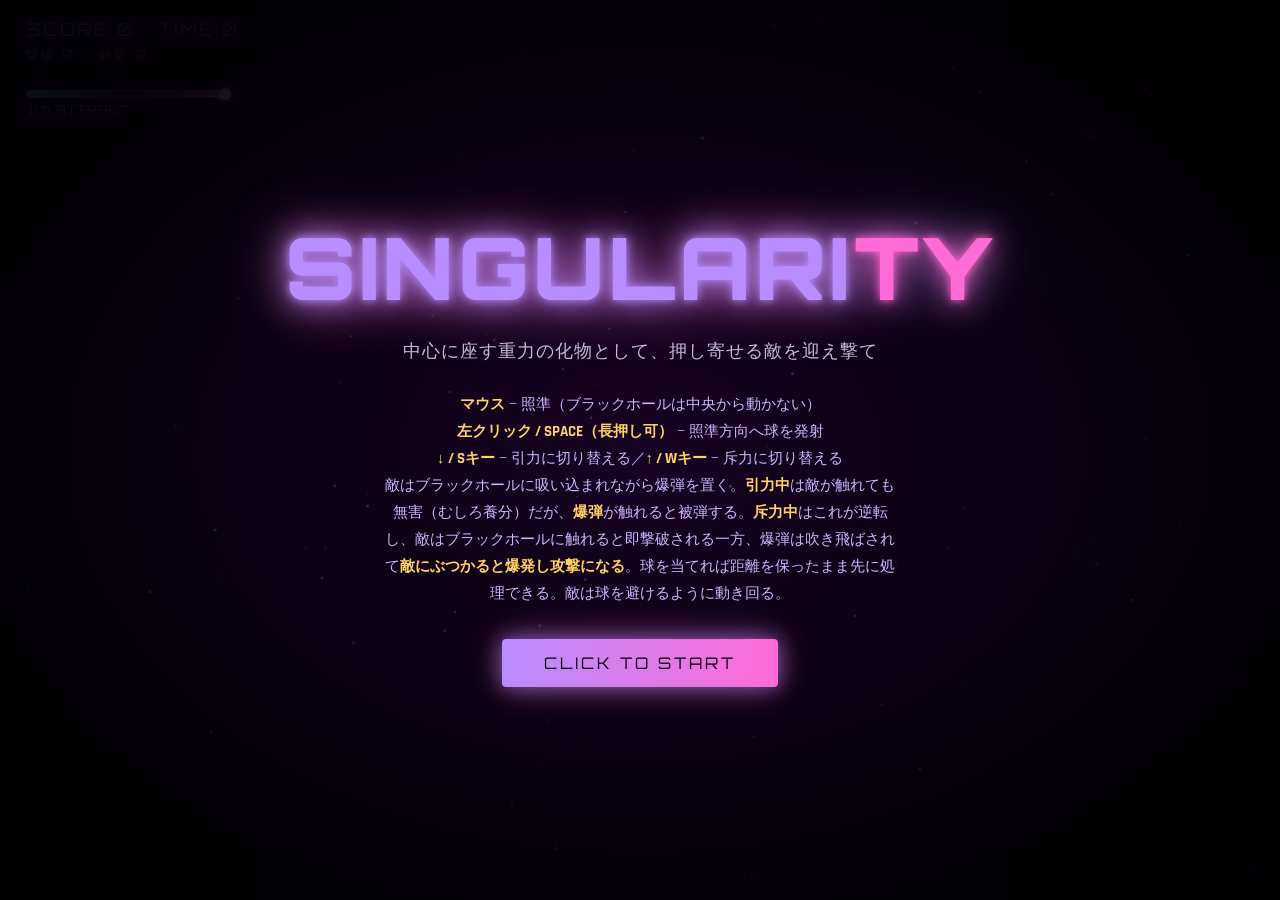
<file: singularity/index.html>
<!DOCTYPE html>
<html lang="ja">
<head>
<meta charset="UTF-8">
<meta name="viewport" content="width=device-width, initial-scale=1.0, viewport-fit=cover">
<title>SINGULARITY</title>
<link rel="stylesheet" href="style.css">
</head>
<body>
  <canvas id="game"></canvas>

  <div id="hud">
    <div class="hud-row">
      <div id="score">SCORE 0</div>
      <div id="timer">TIME 0</div>
      <div id="combo"></div>
    </div>
    <div class="hud-row sub">
      <div id="mass">撃破 0</div>
      <div id="eaten">解体 0</div>
    </div>
    <div id="ammoRow"></div>
    <div id="polarityGauge">
      <div id="polarityTrack">
        <div id="polarityFill"></div>
      </div>
      <div id="polarityLabel">引力 ATTRACT</div>
    </div>
  </div>

  <div id="startScreen" class="overlay">
    <h1 class="title">SINGULARI<span>TY</span></h1>
    <p class="subtitle">中心に座す重力の化物として、押し寄せる敵を迎え撃て</p>
    <div class="howto">
      <p><b>マウス</b> — 照準（ブラックホールは中央から動かない）</p>
      <p><b>左クリック / SPACE（長押し可）</b> — 照準方向へ球を発射</p>
      <p><b>↓ / Sキー</b> — 引力に切り替える／<b>↑ / Wキー</b> — 斥力に切り替える</p>
      <p>敵はブラックホールに吸い込まれながら爆弾を置く。<b>引力中</b>は敵が触れても無害（むしろ養分）だが、<b>爆弾</b>が触れると被弾する。<b>斥力中</b>はこれが逆転し、敵はブラックホールに触れると即撃破される一方、爆弾は吹き飛ばされて<b>敵にぶつかると爆発し攻撃になる</b>。球を当てれば距離を保ったまま先に処理できる。敵は球を避けるように動き回る。</p>
    </div>
    <button id="startBtn">CLICK TO START</button>
  </div>

  <div id="gameOverScreen" class="overlay hidden">
    <h1 class="title over">CORE BREACHED</h1>
    <p id="finalScore" class="subtitle"></p>
    <button id="restartBtn">RETRY</button>
  </div>

  <script src="game.js"></script>
</body>
</html>
</file>
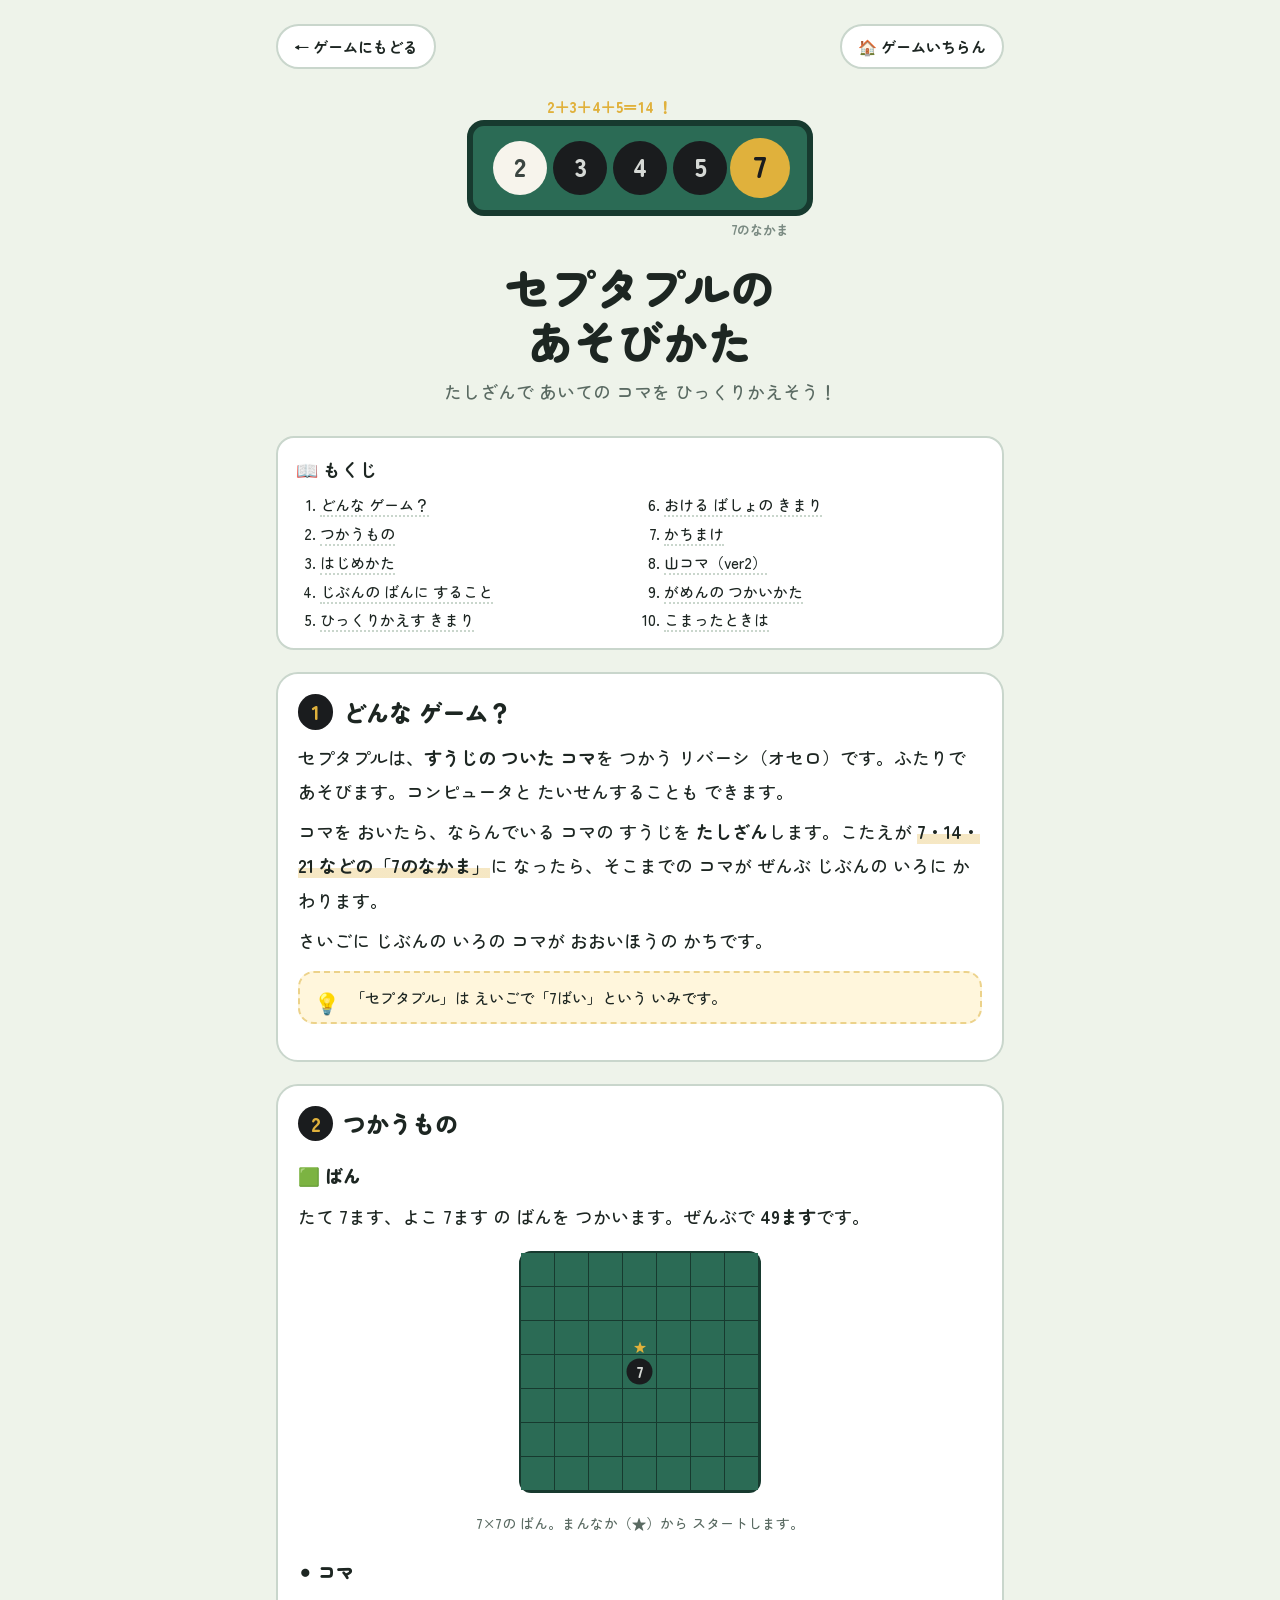
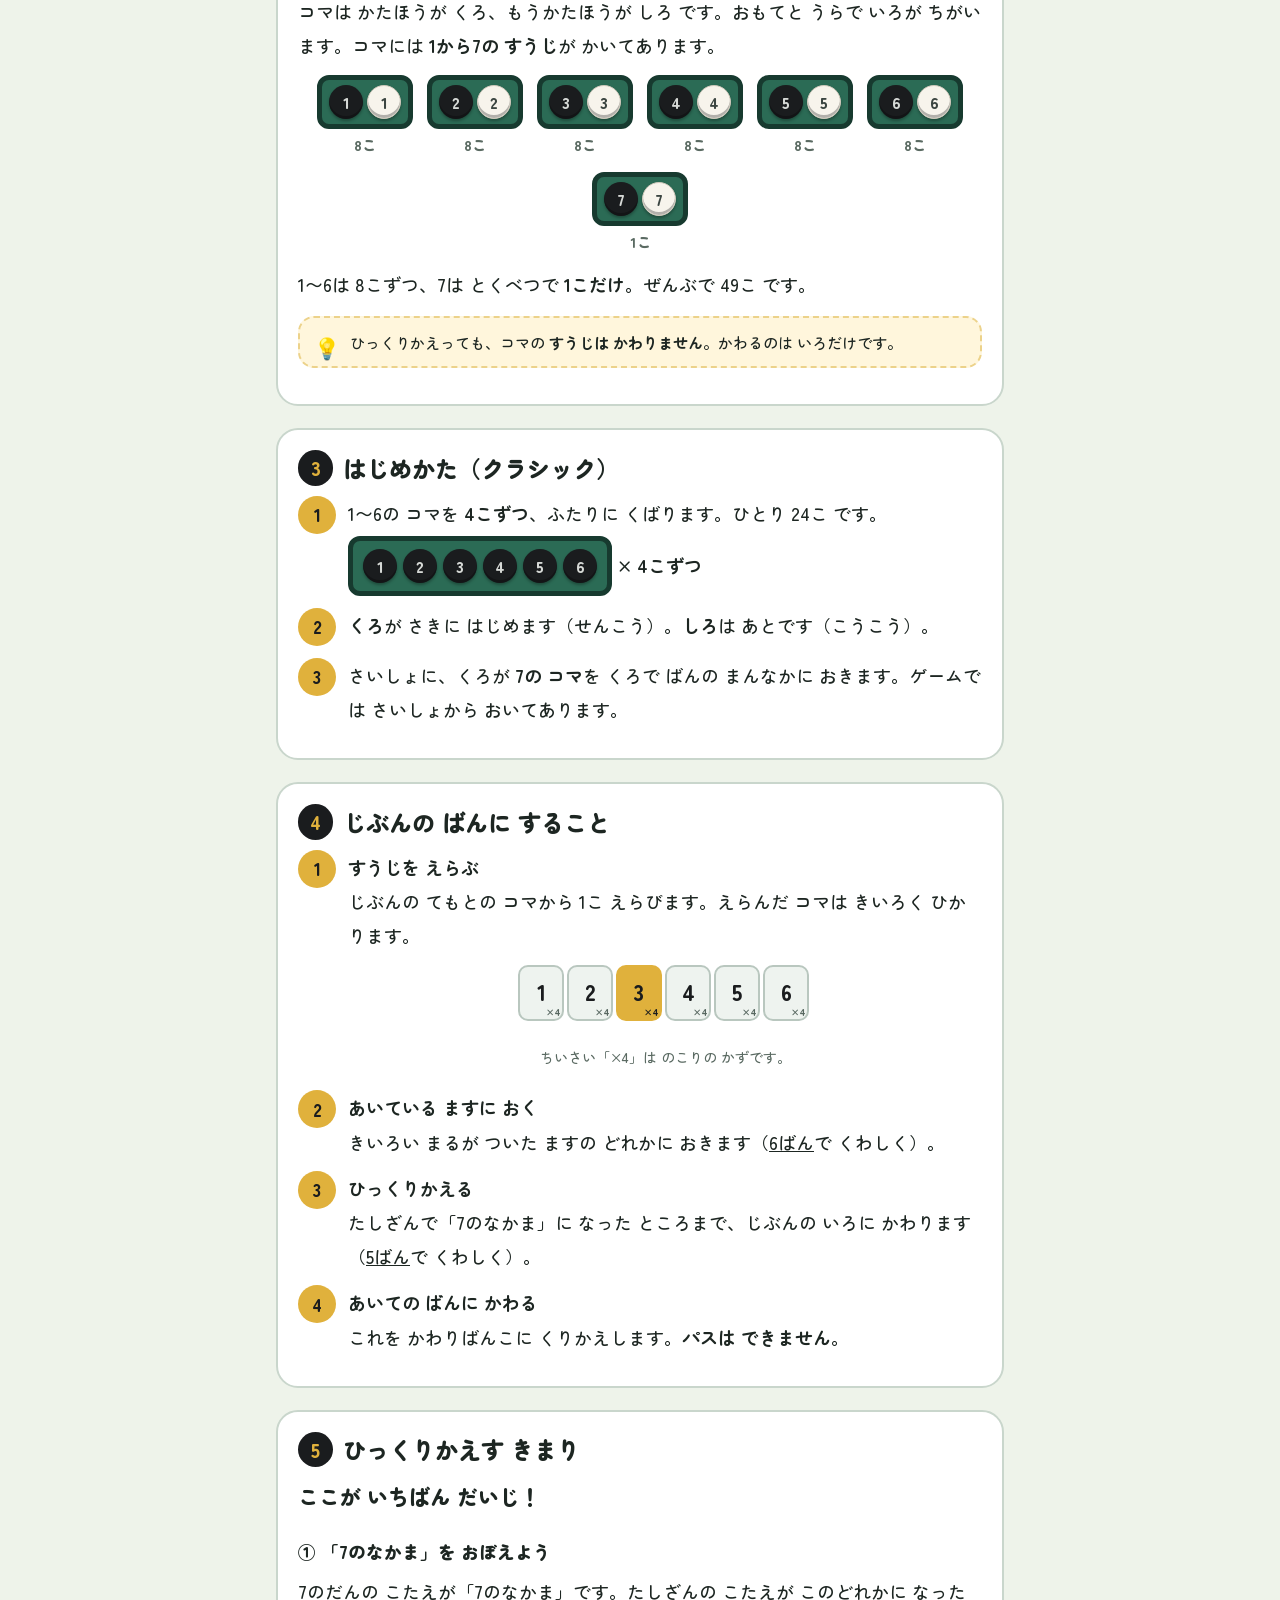
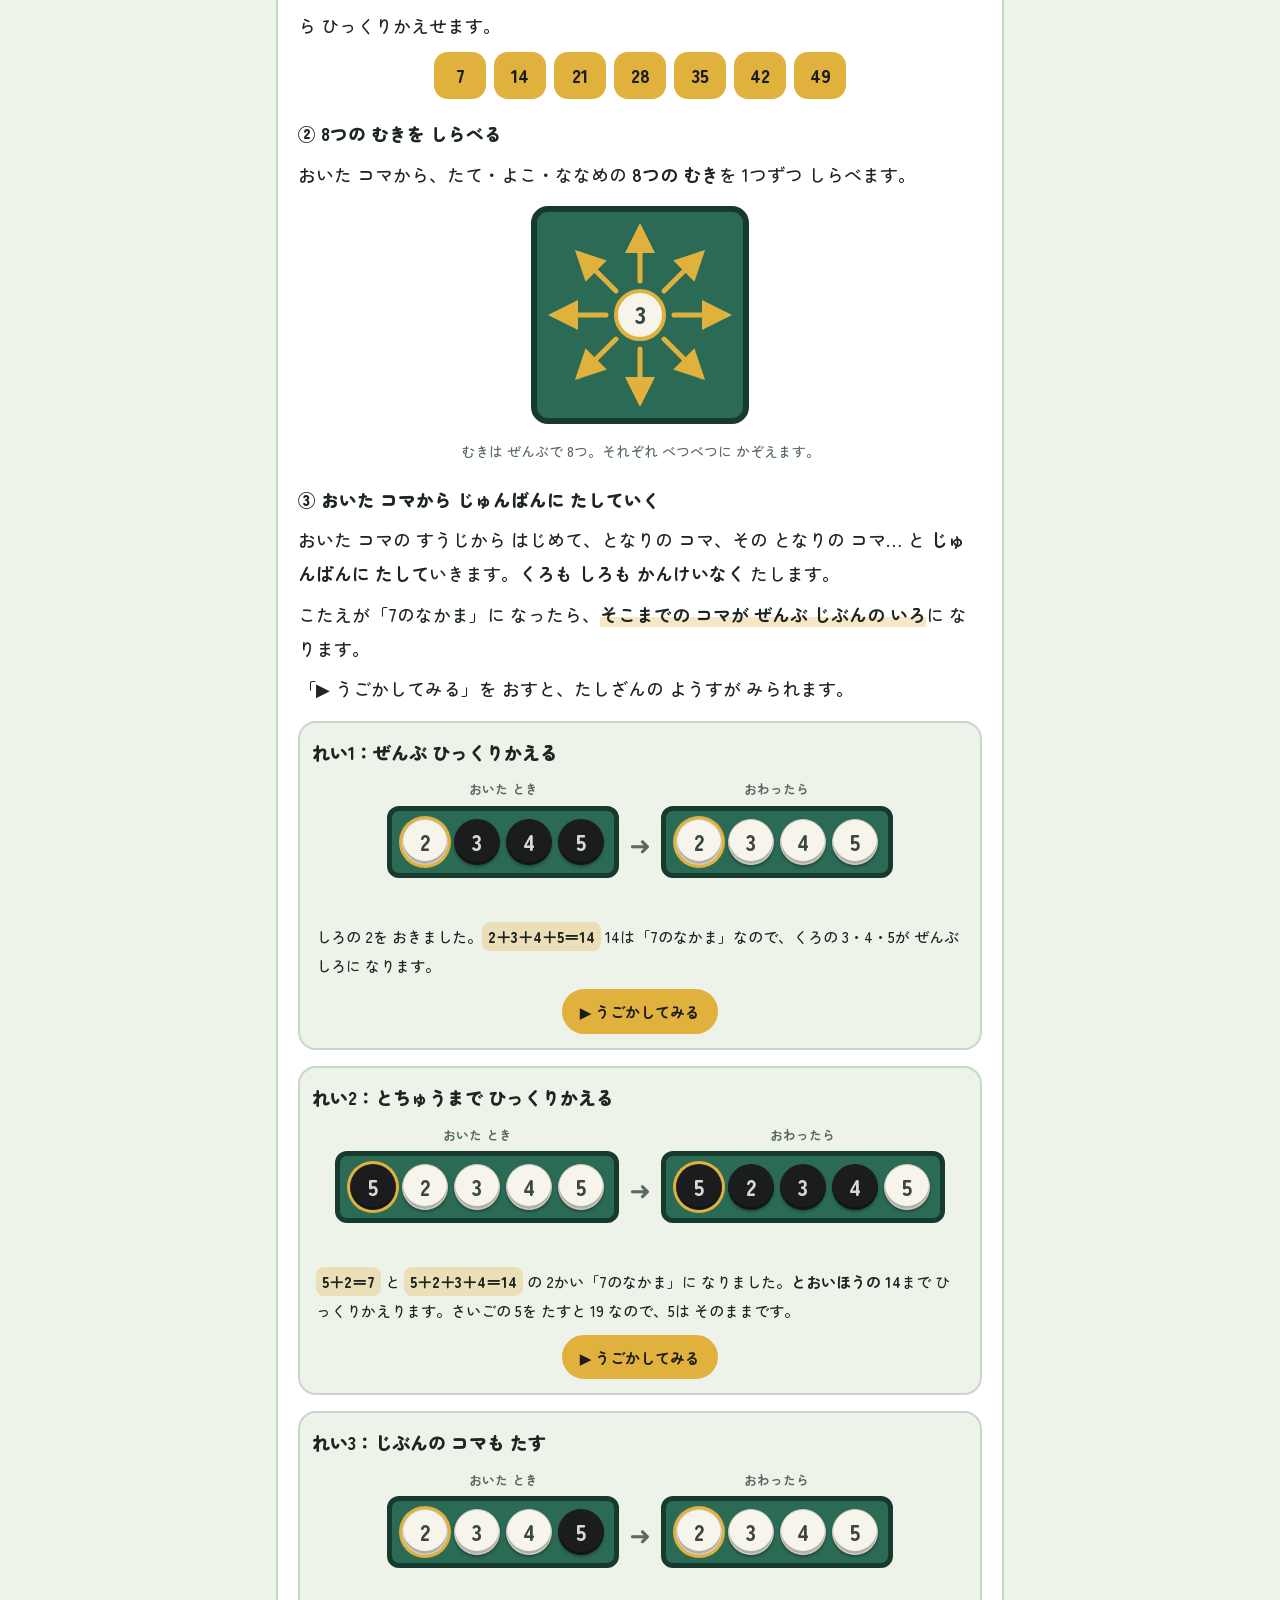
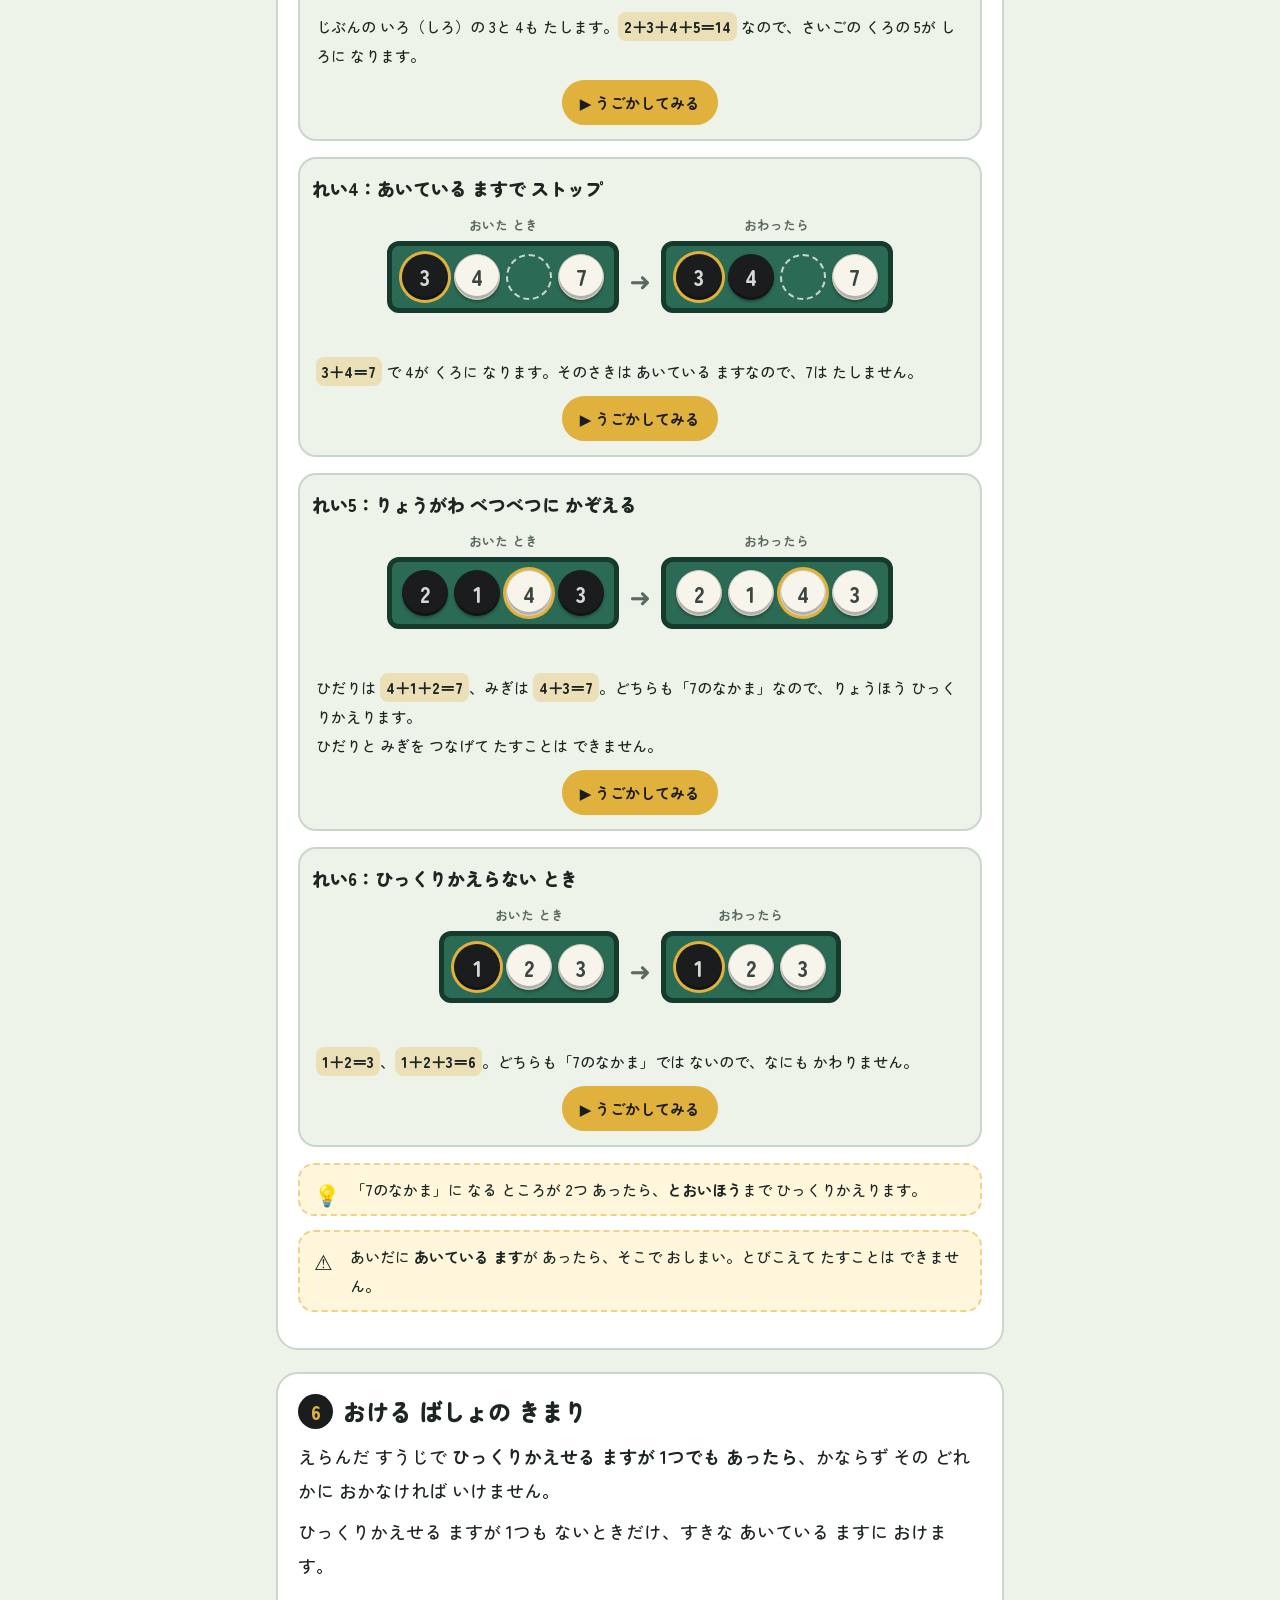
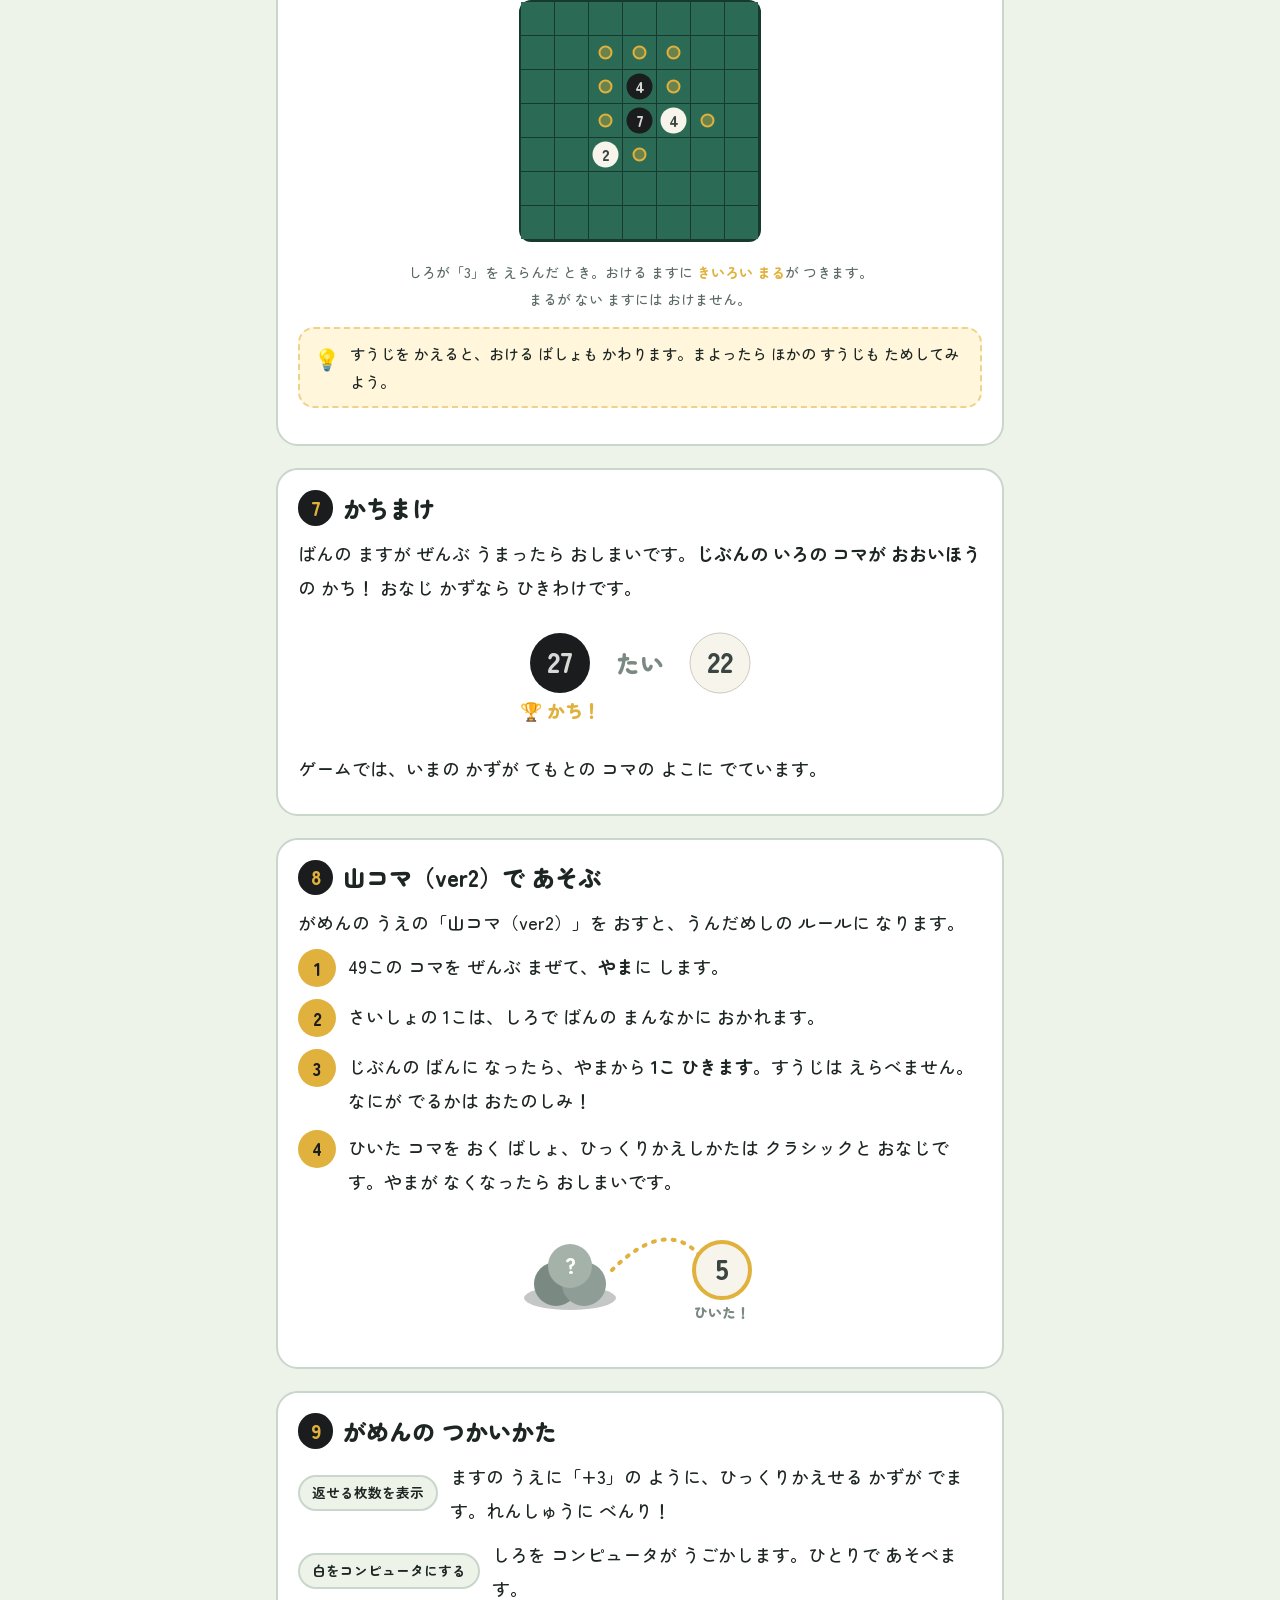
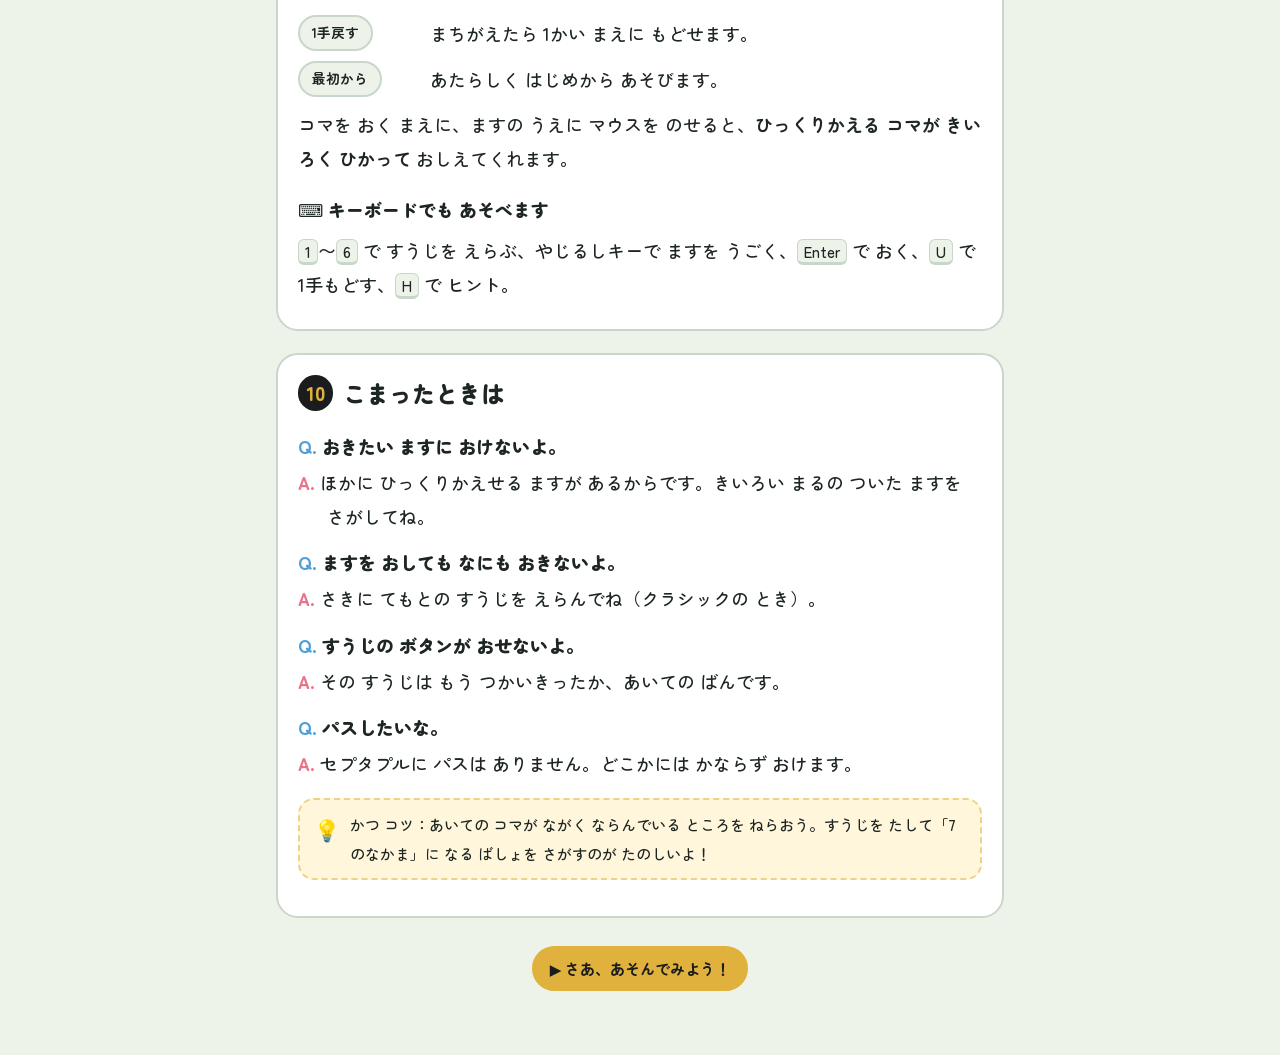
<file: septuple/manual.html>
<!DOCTYPE html>
<html lang="ja">
<head>
<meta charset="utf-8">
<meta name="viewport" content="width=device-width, initial-scale=1, viewport-fit=cover">
<title>セプタプルのあそびかた</title>
<link rel="preconnect" href="https://fonts.googleapis.com">
<link rel="preconnect" href="https://fonts.gstatic.com" crossorigin>
<link href="https://fonts.googleapis.com/css2?family=Zen+Maru+Gothic:wght@500;700;900&display=swap" rel="stylesheet">
<style>
:root{
  --page:#eef3ea; --ink:#1d2622; --muted:#5a6a62; --panel:#ffffff; --line:#c9d6cc;
  --felt:#2b6b55; --felt-line:#1d4d3d; --frame:#173a2f;
  --black:#1a1c1e; --black-num:#d6d9d6; --white:#f7f4ec; --white-num:#3b4541;
  --gold:#e0b13c; --gold-soft:rgba(224,177,60,.3); --pink:#e8738a; --sky:#4f9fd6; --ok:#2f9a62; --no:#c2503c;
  --tip-bg:#fff6dc; --tip-line:#ecd28a;
  box-sizing:border-box;
}
@media (prefers-color-scheme: dark){
  :root:not([data-theme="light"]){
    --page:#111a16; --ink:#e6ece8; --muted:#a0b0a8; --panel:#19251f; --line:#2e4038;
    --felt:#245a48; --felt-line:#153a2e; --frame:#0b1f18;
    --tip-bg:#2c2716; --tip-line:#5c4f24;
  }
}
:root[data-theme="dark"]{
  --page:#111a16; --ink:#e6ece8; --muted:#a0b0a8; --panel:#19251f; --line:#2e4038;
  --felt:#245a48; --felt-line:#153a2e; --frame:#0b1f18;
  --tip-bg:#2c2716; --tip-line:#5c4f24;
}
*,*::before,*::after{box-sizing:border-box}
body{
  margin:0; background:var(--page); color:var(--ink);
  font-family:"Zen Maru Gothic","Hiragino Maru Gothic ProN","Hiragino Sans","Yu Gothic",system-ui,sans-serif;
  font-weight:500; font-size:18px; line-height:1.9;
}
.wrap{max-width:760px; margin:0 auto; padding:24px 16px 64px}
a{color:inherit}

.topbar{display:flex; justify-content:space-between; align-items:center; gap:12px; flex-wrap:wrap; margin-bottom:12px}
.btn{
  display:inline-flex; align-items:center; gap:6px; appearance:none; font:inherit; font-weight:700; font-size:.95rem;
  color:var(--ink); background:var(--panel); border:2px solid var(--line); border-radius:999px; padding:6px 16px;
  text-decoration:none; cursor:pointer;
}
.btn.primary{background:var(--gold); border-color:var(--gold); color:#1a1c1e}
.btn:focus-visible{outline:3px solid var(--gold); outline-offset:2px}

.hero{text-align:center; padding:12px 0 8px}
.hero h1{margin:8px 0 0; font-size:clamp(2rem,7vw,2.8rem); font-weight:900; line-height:1.2}
.hero p{margin:6px 0 0; color:var(--muted)}
.hero svg{width:min(100%,360px); height:auto}

nav.toc{background:var(--panel); border:2px solid var(--line); border-radius:18px; padding:14px 18px; margin:20px 0 8px}
nav.toc b{display:block; margin-bottom:4px}
nav.toc ol{margin:0; padding-left:1.6em; columns:2; column-gap:24px; font-size:.95rem}
@media (max-width:520px){ nav.toc ol{columns:1} }
nav.toc a{text-decoration:none; border-bottom:2px dotted var(--line)}

section.card{background:var(--panel); border:2px solid var(--line); border-radius:22px; padding:20px 20px 22px; margin:22px 0}
@media (max-width:520px){ section.card{padding:16px 14px 18px} section.card > h2{font-size:1.2rem} }
section.card > h2{
  display:flex; align-items:center; gap:10px; margin:0 0 10px; font-size:1.45rem; font-weight:900; line-height:1.3;
}
section.card > h2 .num{
  flex:none; display:inline-grid; place-items:center; width:1.8em; height:1.8em; border-radius:50%;
  background:var(--black); color:var(--gold); font-size:.85em;
}
h3{font-size:1.1rem; font-weight:900; margin:18px 0 4px}
p{margin:6px 0}
.big{font-size:1.15em; font-weight:900}
.hl{background:linear-gradient(transparent 60%, var(--gold-soft) 60%); font-weight:700}

.fig{margin:14px 0; text-align:center}
.fig svg{max-width:100%; height:auto}
.fig figcaption{font-size:.88rem; color:var(--muted); margin-top:4px}

.tip{background:var(--tip-bg); border:2px dashed var(--tip-line); border-radius:16px; padding:10px 14px 10px 50px; position:relative; margin:14px 0; font-size:.95rem}
.tip::before{content:"💡"; position:absolute; left:14px; top:10px; font-size:1.3rem}
.tip.warn::before{content:"⚠️"}

/* stones */
.st{
  width:46px; height:46px; border-radius:50%; display:inline-grid; place-items:center; flex:none;
  font-weight:900; font-size:1.35rem; line-height:1; position:relative;
  box-shadow:inset 0 -3px 0 rgba(0,0,0,.28), 0 2px 3px rgba(0,0,0,.3);
  transition:background .25s, color .25s, transform .25s, box-shadow .25s;
}
.st.b{background:var(--black); color:var(--black-num)}
.st.w{background:var(--white); color:var(--white-num); border:1px solid #cfc9bb}
.st.new{box-shadow:0 0 0 3px var(--gold), inset 0 -3px 0 rgba(0,0,0,.28)}
.st.gap{background:transparent; box-shadow:none; border:2px dashed var(--line)}
.st.sm{width:34px; height:34px; font-size:1rem}
.st.on{transform:scale(1.12); box-shadow:0 0 0 3px var(--sky), 0 0 14px var(--sky)}
.st.flipping{animation:flip .5s ease-in-out}
@keyframes flip{0%{transform:scaleX(1)} 50%{transform:scaleX(.05)} 100%{transform:scaleX(1)}}

.felt{display:inline-flex; gap:6px; padding:8px 10px; background:var(--felt); border:5px solid var(--frame); border-radius:12px}
.pieces{display:flex; flex-wrap:wrap; gap:14px; justify-content:center; margin:12px 0}
.pile{display:grid; justify-items:center; gap:2px; font-weight:900}
.pile .count{font-size:.9rem; color:var(--muted)}

/* flip examples */
.ex{border:2px solid var(--line); border-radius:18px; padding:12px 12px 14px; margin:16px 0; background:var(--page)}
.ex-title{font-weight:900; margin:0 0 8px}
.ex-row{display:flex; align-items:flex-start; gap:10px; flex-wrap:wrap; justify-content:center}
.ex-side{display:grid; justify-items:center; gap:4px}
.ex-side .lbl{font-size:.8rem; color:var(--muted); font-weight:700}
.line{display:flex; gap:6px; padding:8px 10px; background:var(--felt); border:5px solid var(--frame); border-radius:12px}
.cellwrap{position:relative; display:grid; justify-items:center}
.play{padding-bottom:34px}
.sum{
  position:absolute; top:100%; left:50%; transform:translateX(-50%); margin-top:14px; white-space:nowrap;
  min-width:36px; height:24px; padding:0 5px; border-radius:12px; font-size:.74rem; font-weight:900; line-height:24px;
  text-align:center; color:#fff; background:rgba(255,255,255,.12); visibility:hidden;
}
.sum.show{visibility:visible; background:#476e61}
.sum.seven{background:var(--gold); color:#1a1c1e}
.arrow{align-self:center; font-size:1.6rem; color:var(--muted)}
.arrow span{display:inline-block}
@media (max-width:640px){ .arrow{flex-basis:100%; text-align:center; line-height:1} .arrow span{transform:rotate(90deg)} }
.ex-note{margin:10px 4px 0; font-size:.95rem}
.ex-ctrl{display:flex; justify-content:center; gap:8px; margin-top:10px}
.eq{display:inline-block; font-weight:900; padding:0 6px; border-radius:8px; background:var(--gold-soft)}

/* times table */
.dan{display:flex; flex-wrap:wrap; gap:8px; justify-content:center; margin:10px 0}
.dan span{min-width:52px; padding:6px 10px; border-radius:14px; background:var(--gold); color:#1a1c1e; font-weight:900; text-align:center; font-size:1.15rem}

.steps{list-style:none; margin:10px 0; padding:0; display:grid; gap:12px}
.steps li{display:grid; grid-template-columns:auto 1fr; gap:12px; align-items:start}
.steps .n{display:grid; place-items:center; width:38px; height:38px; border-radius:50%; background:var(--gold); color:#1a1c1e; font-weight:900; font-size:1.1rem}

.ui{display:grid; gap:10px; margin:10px 0}
.ui div{display:grid; grid-template-columns:minmax(120px,auto) 1fr; gap:12px; align-items:center}
.ui .pill{justify-self:start; font-size:.85rem; font-weight:700; border:2px solid var(--line); border-radius:999px; padding:3px 12px; background:var(--page); white-space:nowrap}
@media (max-width:520px){ .ui div{grid-template-columns:1fr; gap:2px} }

dl.qa dt{font-weight:900; margin-top:12px}
dl.qa dt::before{content:"Q. "; color:var(--sky)}
dl.qa dd{margin:2px 0 0 1.6em}
dl.qa dd::before{content:"A. "; color:var(--pink); font-weight:900; margin-left:-1.6em}

.end{text-align:center; margin-top:28px}
kbd{font-family:inherit; font-size:.85em; border:1px solid var(--line); border-bottom-width:3px; border-radius:6px; padding:0 6px; background:var(--page)}

@media (prefers-reduced-motion: reduce){ .st{transition:none} .st.flipping{animation:none} }
@media print{
  body{background:#fff; font-size:15px}
  .topbar,.ex-ctrl,.end .btn{display:none}
  section.card{break-inside:avoid; border-color:#ccc}
}
</style>
</head>
<body>
<div class="wrap">

  <div class="topbar">
    <a class="btn" href="index.html">← ゲームにもどる</a>
    <a class="btn" href="../index.html">🏠 ゲームいちらん</a>
  </div>

  <header class="hero">
    <svg viewBox="0 0 360 150" role="img" aria-label="くろとしろのコマが ならんでいる え">
      <rect x="10" y="30" width="340" height="90" rx="14" fill="#2b6b55" stroke="#173a2f" stroke-width="6"/>
      <g font-family="Zen Maru Gothic, sans-serif" font-weight="900" font-size="26" text-anchor="middle">
        <circle cx="60" cy="75" r="27" fill="#f7f4ec"/><text x="60" y="84" fill="#3b4541">2</text>
        <circle cx="120" cy="75" r="27" fill="#1a1c1e"/><text x="120" y="84" fill="#d6d9d6">3</text>
        <circle cx="180" cy="75" r="27" fill="#1a1c1e"/><text x="180" y="84" fill="#d6d9d6">4</text>
        <circle cx="240" cy="75" r="27" fill="#1a1c1e"/><text x="240" y="84" fill="#d6d9d6">5</text>
        <circle cx="300" cy="75" r="30" fill="#e0b13c"/><text x="300" y="85" fill="#1a1c1e" font-size="30">7</text>
      </g>
      <g font-family="Zen Maru Gothic, sans-serif" font-weight="900" font-size="15" fill="#e0b13c" text-anchor="middle">
        <text x="150" y="20">2＋3＋4＋5＝14 ！</text>
      </g>
      <text x="300" y="142" font-family="Zen Maru Gothic, sans-serif" font-weight="700" font-size="13" fill="#7a8a82" text-anchor="middle">7のなかま</text>
    </svg>
    <h1>セプタプルの<br>あそびかた</h1>
    <p>たしざんで あいての コマを ひっくりかえそう！</p>
  </header>

  <nav class="toc" aria-label="もくじ">
    <b>📖 もくじ</b>
    <ol>
      <li><a href="#s1">どんな ゲーム？</a></li>
      <li><a href="#s2">つかうもの</a></li>
      <li><a href="#s3">はじめかた</a></li>
      <li><a href="#s4">じぶんの ばんに すること</a></li>
      <li><a href="#s5">ひっくりかえす きまり</a></li>
      <li><a href="#s6">おける ばしょの きまり</a></li>
      <li><a href="#s7">かちまけ</a></li>
      <li><a href="#s8">山コマ（ver2）</a></li>
      <li><a href="#s9">がめんの つかいかた</a></li>
      <li><a href="#s10">こまったときは</a></li>
    </ol>
  </nav>

  <!-- 1 -->
  <section class="card" id="s1">
    <h2><span class="num">1</span>どんな ゲーム？</h2>
    <p>セプタプルは、<b>すうじの ついた コマ</b>を つかう リバーシ（オセロ）です。ふたりで あそびます。コンピュータと たいせんすることも できます。</p>
    <p>コマを おいたら、ならんでいる コマの すうじを <b>たしざん</b>します。こたえが <span class="hl">7・14・21 などの「7のなかま」</span>に なったら、そこまでの コマが ぜんぶ じぶんの いろに かわります。</p>
    <p>さいごに じぶんの いろの コマが おおいほうの かちです。</p>
    <div class="tip">「セプタプル」は えいごで「7ばい」という いみです。</div>
  </section>

  <!-- 2 -->
  <section class="card" id="s2">
    <h2><span class="num">2</span>つかうもの</h2>
    <h3>🟩 ばん</h3>
    <p>たて 7ます、よこ 7ます の ばんを つかいます。ぜんぶで <b>49ます</b>です。</p>
    <figure class="fig">
      <svg viewBox="0 0 250 250" width="250" role="img" aria-label="7かける7の ばん。まんなかに くろの 7が おいてある">
        <rect x="4" y="4" width="242" height="242" rx="12" fill="#173a2f"/>
        <g id="grid"></g>
      </svg>
      <figcaption>7×7の ばん。まんなか（★）から スタートします。</figcaption>
    </figure>

    <h3>⚫ コマ</h3>
    <p>コマは かたほうが くろ、もうかたほうが しろ です。おもてと うらで いろが ちがいます。コマには <b>1から7の すうじ</b>が かいてあります。</p>
    <div class="pieces" id="pieces"></div>
    <p>1〜6は 8こずつ、7は とくべつで <b>1こだけ</b>。ぜんぶで 49こ です。</p>
    <div class="tip">ひっくりかえっても、コマの <b>すうじは かわりません</b>。かわるのは いろだけです。</div>
  </section>

  <!-- 3 -->
  <section class="card" id="s3">
    <h2><span class="num">3</span>はじめかた（クラシック）</h2>
    <ol class="steps">
      <li><span class="n">1</span><div>1〜6の コマを <b>4こずつ</b>、ふたりに くばります。ひとり 24こ です。<br>
        <span class="felt" style="margin-top:6px">
          <span class="st sm b">1</span><span class="st sm b">2</span><span class="st sm b">3</span><span class="st sm b">4</span><span class="st sm b">5</span><span class="st sm b">6</span>
        </span> <b>× 4こずつ</b></div></li>
      <li><span class="n">2</span><div><b>くろ</b>が さきに はじめます（せんこう）。<b>しろ</b>は あとです（こうこう）。</div></li>
      <li><span class="n">3</span><div>さいしょに、くろが <b>7の コマ</b>を くろで ばんの まんなかに おきます。ゲームでは さいしょから おいてあります。</div></li>
    </ol>
  </section>

  <!-- 4 -->
  <section class="card" id="s4">
    <h2><span class="num">4</span>じぶんの ばんに すること</h2>
    <ol class="steps">
      <li><span class="n">1</span><div><b>すうじを えらぶ</b><br>じぶんの てもとの コマから 1こ えらびます。えらんだ コマは きいろく ひかります。
        <figure class="fig" style="margin:8px 0">
          <svg viewBox="0 0 300 70" width="300" role="img" aria-label="1から6の ボタンが ならび、3が きいろく えらばれている">
            <g font-family="Zen Maru Gothic, sans-serif" font-weight="900" font-size="22" text-anchor="middle" id="rack"></g>
          </svg>
          <figcaption>ちいさい「×4」は のこりの かずです。</figcaption>
        </figure></div></li>
      <li><span class="n">2</span><div><b>あいている ますに おく</b><br>きいろい まるが ついた ますの どれかに おきます（<a href="#s6">6ばん</a>で くわしく）。</div></li>
      <li><span class="n">3</span><div><b>ひっくりかえる</b><br>たしざんで「7のなかま」に なった ところまで、じぶんの いろに かわります（<a href="#s5">5ばん</a>で くわしく）。</div></li>
      <li><span class="n">4</span><div><b>あいての ばんに かわる</b><br>これを かわりばんこに くりかえします。<b>パスは できません</b>。</div></li>
    </ol>
  </section>

  <!-- 5 -->
  <section class="card" id="s5">
    <h2><span class="num">5</span>ひっくりかえす きまり</h2>
    <p class="big">ここが いちばん だいじ！</p>

    <h3>① 「7のなかま」を おぼえよう</h3>
    <p>7のだんの こたえが「7のなかま」です。たしざんの こたえが このどれかに なったら ひっくりかえせます。</p>
    <div class="dan"><span>7</span><span>14</span><span>21</span><span>28</span><span>35</span><span>42</span><span>49</span></div>

    <h3>② 8つの むきを しらべる</h3>
    <p>おいた コマから、たて・よこ・ななめの <b>8つの むき</b>を 1つずつ しらべます。</p>
    <figure class="fig">
      <svg viewBox="0 0 220 220" width="220" role="img" aria-label="まんなかの コマから 8つの むきに やじるしが でている">
        <defs><marker id="ah" viewBox="0 0 10 10" refX="8" refY="5" markerWidth="6" markerHeight="6" orient="auto-start-reverse"><path d="M0,0 L10,5 L0,10 z" fill="#e0b13c"/></marker></defs>
        <rect x="4" y="4" width="212" height="212" rx="14" fill="#2b6b55" stroke="#173a2f" stroke-width="6"/>
        <g id="dirs" stroke="#e0b13c" stroke-width="5" stroke-linecap="round" marker-end="url(#ah)"></g>
        <circle cx="110" cy="110" r="24" fill="#f7f4ec" stroke="#e0b13c" stroke-width="4"/>
        <text x="110" y="119" font-family="Zen Maru Gothic, sans-serif" font-weight="900" font-size="24" text-anchor="middle" fill="#3b4541">3</text>
      </svg>
      <figcaption>むきは ぜんぶで 8つ。それぞれ べつべつに かぞえます。</figcaption>
    </figure>

    <h3>③ おいた コマから じゅんばんに たしていく</h3>
    <p>おいた コマの すうじから はじめて、となりの コマ、その となりの コマ… と <b>じゅんばんに たして</b>いきます。<b>くろも しろも かんけいなく</b> たします。</p>
    <p>こたえが「7のなかま」に なったら、<span class="hl">そこまでの コマが ぜんぶ じぶんの いろ</span>に なります。</p>
    <p>「▶ うごかしてみる」を おすと、たしざんの ようすが みられます。</p>

    <div id="examples"></div>

    <div class="tip">「7のなかま」に なる ところが 2つ あったら、<b>とおいほう</b>まで ひっくりかえります。</div>
    <div class="tip warn">あいだに <b>あいている ます</b>が あったら、そこで おしまい。とびこえて たすことは できません。</div>
  </section>

  <!-- 6 -->
  <section class="card" id="s6">
    <h2><span class="num">6</span>おける ばしょの きまり</h2>
    <p>えらんだ すうじで <b>ひっくりかえせる ますが 1つでも あったら</b>、かならず その どれかに おかなければ いけません。</p>
    <p>ひっくりかえせる ますが 1つも ないときだけ、すきな あいている ますに おけます。</p>
    <figure class="fig">
      <svg viewBox="0 0 250 250" width="250" role="img" aria-label="おける ますに きいろい まるが ついている ばん">
        <rect x="4" y="4" width="242" height="242" rx="12" fill="#173a2f"/>
        <g id="okgrid"></g>
      </svg>
      <figcaption>しろが「3」を えらんだ とき。おける ますに <b style="color:var(--gold)">きいろい まる</b>が つきます。<br>まるが ない ますには おけません。</figcaption>
    </figure>
    <div class="tip">すうじを かえると、おける ばしょも かわります。まよったら ほかの すうじも ためしてみよう。</div>
  </section>

  <!-- 7 -->
  <section class="card" id="s7">
    <h2><span class="num">7</span>かちまけ</h2>
    <p>ばんの ますが ぜんぶ うまったら おしまいです。<b>じぶんの いろの コマが おおいほう</b>の かち！ おなじ かずなら ひきわけです。</p>
    <figure class="fig">
      <svg viewBox="0 0 300 110" width="300" role="img" aria-label="くろ 27、しろ 22 で くろの かち">
        <g font-family="Zen Maru Gothic, sans-serif" font-weight="900" text-anchor="middle">
          <circle cx="70" cy="45" r="30" fill="#1a1c1e"/><text x="70" y="55" font-size="28" fill="#d6d9d6">27</text>
          <text x="150" y="55" font-size="24" fill="#7a8a82">たい</text>
          <circle cx="230" cy="45" r="30" fill="#f7f4ec" stroke="#cfc9bb"/><text x="230" y="55" font-size="28" fill="#3b4541">22</text>
          <text x="70" y="100" font-size="18" fill="#e0b13c">🏆 かち！</text>
        </g>
      </svg>
    </figure>
    <p>ゲームでは、いまの かずが てもとの コマの よこに でています。</p>
  </section>

  <!-- 8 -->
  <section class="card" id="s8">
    <h2><span class="num">8</span>山コマ（ver2）で あそぶ</h2>
    <p>がめんの うえの「山コマ（ver2）」を おすと、うんだめしの ルールに なります。</p>
    <ol class="steps">
      <li><span class="n">1</span><div>49この コマを ぜんぶ まぜて、<b>やま</b>に します。</div></li>
      <li><span class="n">2</span><div>さいしょの 1こは、しろで ばんの まんなかに おかれます。</div></li>
      <li><span class="n">3</span><div>じぶんの ばんに なったら、やまから <b>1こ ひきます</b>。すうじは えらべません。なにが でるかは おたのしみ！</div></li>
      <li><span class="n">4</span><div>ひいた コマを おく ばしょ、ひっくりかえしかたは クラシックと おなじです。やまが なくなったら おしまいです。</div></li>
    </ol>
    <figure class="fig">
      <svg viewBox="0 0 280 110" width="280" role="img" aria-label="うらむきの コマの やまから 5の コマを 1こ ひく え">
        <g font-family="Zen Maru Gothic, sans-serif" font-weight="900" text-anchor="middle">
          <ellipse cx="70" cy="86" rx="46" ry="12" fill="#1a1c1e" opacity=".25"/>
          <circle cx="56" cy="72" r="22" fill="#7a8a82"/><circle cx="84" cy="72" r="22" fill="#8e9d95"/>
          <circle cx="70" cy="54" r="22" fill="#a4b2aa"/><text x="70" y="62" font-size="22" fill="#fff">?</text>
          <path d="M112 58 C 150 20, 180 20, 200 44" fill="none" stroke="#e0b13c" stroke-width="4" stroke-linecap="round" stroke-dasharray="2 8"/>
          <circle cx="222" cy="58" r="28" fill="#f7f4ec" stroke="#e0b13c" stroke-width="4"/><text x="222" y="68" font-size="28" fill="#3b4541">5</text>
          <text x="222" y="106" font-size="14" fill="#7a8a82">ひいた！</text>
        </g>
      </svg>
    </figure>
  </section>

  <!-- 9 -->
  <section class="card" id="s9">
    <h2><span class="num">9</span>がめんの つかいかた</h2>
    <div class="ui">
      <div><span class="pill">返せる枚数を表示</span><span>ますの うえに「+3」の ように、ひっくりかえせる かずが でます。れんしゅうに べんり！</span></div>
      <div><span class="pill">白をコンピュータにする</span><span>しろを コンピュータが うごかします。ひとりで あそべます。</span></div>
      <div><span class="pill">1手戻す</span><span>まちがえたら 1かい まえに もどせます。</span></div>
      <div><span class="pill">最初から</span><span>あたらしく はじめから あそびます。</span></div>
    </div>
    <p>コマを おく まえに、ますの うえに マウスを のせると、<b>ひっくりかえる コマが きいろく ひかって</b> おしえてくれます。</p>
    <h3>⌨️ キーボードでも あそべます</h3>
    <p><kbd>1</kbd>〜<kbd>6</kbd> で すうじを えらぶ、やじるしキーで ますを うごく、<kbd>Enter</kbd> で おく、<kbd>U</kbd> で 1手もどす、<kbd>H</kbd> で ヒント。</p>
  </section>

  <!-- 10 -->
  <section class="card" id="s10">
    <h2><span class="num">10</span>こまったときは</h2>
    <dl class="qa">
      <dt>おきたい ますに おけないよ。</dt>
      <dd>ほかに ひっくりかえせる ますが あるからです。きいろい まるの ついた ますを さがしてね。</dd>
      <dt>ますを おしても なにも おきないよ。</dt>
      <dd>さきに てもとの すうじを えらんでね（クラシックの とき）。</dd>
      <dt>すうじの ボタンが おせないよ。</dt>
      <dd>その すうじは もう つかいきったか、あいての ばんです。</dd>
      <dt>パスしたいな。</dt>
      <dd>セプタプルに パスは ありません。どこかには かならず おけます。</dd>
    </dl>
    <div class="tip">かつ コツ：あいての コマが ながく ならんでいる ところを ねらおう。すうじを たして「7のなかま」に なる ばしょを さがすのが たのしいよ！</div>
  </section>

  <div class="end">
    <a class="btn primary" href="index.html">▶ さあ、あそんでみよう！</a>
  </div>
</div>

<script>
(() => {
  const NS = "http://www.w3.org/2000/svg";
  const svgEl = (tag, attrs, text) => {
    const e = document.createElementNS(NS, tag);
    for (const k in attrs) e.setAttribute(k, attrs[k]);
    if (text != null) e.textContent = text;
    return e;
  };
  const FONT = "Zen Maru Gothic, sans-serif";

  // 7x7 board (section 2) and board with legal-move dots (section 6)
  function drawBoard(g, stones, dots, star) {
    const S = 34, O = 6;
    for (let r = 0; r < 7; r++) for (let c = 0; c < 7; c++) {
      const x = O + c * S, y = O + r * S;
      g.appendChild(svgEl("rect", { x, y, width: S - 1, height: S - 1, fill: "#2b6b55" }));
    }
    for (const [r, c, col, v] of stones) {
      const cx = O + c * S + S / 2 - .5, cy = O + r * S + S / 2 - .5;
      g.appendChild(svgEl("circle", { cx, cy, r: 13, fill: col === "b" ? "#1a1c1e" : "#f7f4ec" }));
      g.appendChild(svgEl("text", { x: cx, y: cy + 6, "text-anchor": "middle", "font-family": FONT, "font-weight": 900, "font-size": 16, fill: col === "b" ? "#d6d9d6" : "#3b4541" }, v));
    }
    for (const [r, c] of dots) {
      g.appendChild(svgEl("circle", { cx: O + c * S + S / 2 - .5, cy: O + r * S + S / 2 - .5, r: 6, fill: "rgba(224,177,60,.35)", stroke: "#e0b13c", "stroke-width": 2 }));
    }
    if (star) g.appendChild(svgEl("text", { x: O + 3 * S + S / 2, y: O + 3 * S - 3, "text-anchor": "middle", "font-size": 12, fill: "#e0b13c" }, "★"));
  }
  drawBoard(document.getElementById("grid"), [[3, 3, "b", 7]], [], true);
  // 白が「3」を選んだ場面。印はゲームと同じ計算（computeFlips）で、返せるマスに付ける
  const okStones = [[3, 3, "b", 7], [3, 4, "w", 4], [2, 3, "b", 4], [4, 2, "w", 2]];
  const board = Array.from({ length: 7 }, () => Array(7).fill(null));
  for (const [r, c, col, v] of okStones) board[r][c] = [col, v];
  function flipCount(r, c, color, val) {
    let n = 0;
    for (const [dr, dc] of [[-1,-1],[-1,0],[-1,1],[0,-1],[0,1],[1,-1],[1,0],[1,1]]) {
      const chain = [];
      for (let rr = r + dr, cc = c + dc; rr >= 0 && rr < 7 && cc >= 0 && cc < 7 && board[rr][cc]; rr += dr, cc += dc) chain.push(board[rr][cc]);
      let sum = val, last = -1;
      chain.forEach((s, k) => { sum += s[1]; if (sum % 7 === 0) last = k; });
      for (let k = 0; k <= last; k++) if (chain[k][0] !== color) n++;
    }
    return n;
  }
  const okDots = [];
  for (let r = 0; r < 7; r++) for (let c = 0; c < 7; c++) if (!board[r][c] && flipCount(r, c, "w", 3) > 0) okDots.push([r, c]);
  drawBoard(document.getElementById("okgrid"), okStones, okDots, false);

  // pieces (section 2)
  const pieces = document.getElementById("pieces");
  for (let v = 1; v <= 7; v++) {
    const d = document.createElement("div");
    d.className = "pile";
    d.innerHTML = `<span class="felt" style="gap:4px;padding:5px 7px"><span class="st sm b">${v}</span><span class="st sm w">${v}</span></span><span class="count">${v === 7 ? "1こ" : "8こ"}</span>`;
    pieces.appendChild(d);
  }

  // rack (section 4)
  const rack = document.getElementById("rack");
  for (let v = 1; v <= 6; v++) {
    const x = 4 + (v - 1) * 49, sel = v === 3;
    rack.appendChild(svgEl("rect", { x, y: 6, width: 44, height: 54, rx: 9, fill: sel ? "#e0b13c" : "#eef3ef", stroke: sel ? "#e0b13c" : "#b9c7bf", "stroke-width": 2 }));
    rack.appendChild(svgEl("text", { x: x + 22, y: 41, fill: "#1a1c1e" }, v));
    rack.appendChild(svgEl("text", { x: x + 34, y: 56, "font-size": 10, fill: sel ? "#1a1c1e" : "#56665f" }, "×4"));
  }

  // 8 directions (section 5)
  const dirs = document.getElementById("dirs");
  for (let k = 0; k < 8; k++) {
    const a = k * Math.PI / 4, c = Math.cos(a), s = Math.sin(a);
    dirs.appendChild(svgEl("line", { x1: 110 + c * 34, y1: 110 + s * 34, x2: 110 + c * 86, y2: 110 + s * 86 }));
  }

  // ---- flip examples (section 5) ----
  // placed: [color, value]; left/right: stones ordered outward from the placed stone; null = empty cell
  const EXAMPLES = [
    { title: "れい1：ぜんぶ ひっくりかえる", placed: ["w", 2], right: [["b", 3], ["b", 4], ["b", 5]],
      note: `しろの 2を おきました。<span class="eq">2＋3＋4＋5＝14</span> 14は「7のなかま」なので、くろの 3・4・5が ぜんぶ しろに なります。` },
    { title: "れい2：とちゅうまで ひっくりかえる", placed: ["b", 5], right: [["w", 2], ["w", 3], ["w", 4], ["w", 5]],
      note: `<span class="eq">5＋2＝7</span> と <span class="eq">5＋2＋3＋4＝14</span> の 2かい「7のなかま」に なりました。<b>とおいほうの 14</b>まで ひっくりかえります。さいごの 5を たすと 19 なので、5は そのままです。` },
    { title: "れい3：じぶんの コマも たす", placed: ["w", 2], right: [["w", 3], ["w", 4], ["b", 5]],
      note: `じぶんの いろ（しろ）の 3と 4も たします。<span class="eq">2＋3＋4＋5＝14</span> なので、さいごの くろの 5が しろに なります。` },
    { title: "れい4：あいている ますで ストップ", placed: ["b", 3], right: [["w", 4], null, ["w", 7]],
      note: `<span class="eq">3＋4＝7</span> で 4が くろに なります。そのさきは あいている ますなので、7は たしません。` },
    { title: "れい5：りょうがわ べつべつに かぞえる", placed: ["w", 4], left: [["b", 1], ["b", 2]], right: [["b", 3]],
      note: `ひだりは <span class="eq">4＋1＋2＝7</span>、みぎは <span class="eq">4＋3＝7</span>。どちらも「7のなかま」なので、りょうほう ひっくりかえります。<br>ひだりと みぎを つなげて たすことは できません。` },
    { title: "れい6：ひっくりかえらない とき", placed: ["b", 1], right: [["w", 2], ["w", 3]],
      note: `<span class="eq">1＋2＝3</span>、<span class="eq">1＋2＋3＝6</span>。どちらも「7のなかま」では ないので、なにも かわりません。` },
  ];

  // Same rule as the game: running sum outward; flip up to the farthest multiple of 7; stop at an empty cell.
  function sideResult(val, side, color) {
    let sum = val, last = -1; const sums = [];
    for (let k = 0; k < side.length; k++) {
      if (!side[k]) break;
      sum += side[k][1]; sums.push(sum);
      if (sum % 7 === 0) last = k;
    }
    return { sums, last };
  }

  const stoneHTML = (s, extra = "") => s ? `<span class="st ${s[0]} ${extra}">${s[1]}</span>` : `<span class="st gap" aria-label="あいている ます"></span>`;

  function lineHTML(ex, after, withSums) {
    const color = ex.placed[0];
    const L = ex.left || [], R = ex.right || [];
    const lr = sideResult(ex.placed[1], L, color), rr = sideResult(ex.placed[1], R, color);
    const cell = (s, side, k, res) => {
      let st = s;
      if (after && s && k <= res.last) st = [color, s[1]];
      const sum = withSums ? `<span class="sum" data-side="${side}" data-k="${k}"></span>` : "";
      return `<span class="cellwrap">${stoneHTML(st, "")}${sum}</span>`;
    };
    const left = L.map((s, k) => cell(s, "l", k, lr)).reverse().join("");
    const right = R.map((s, k) => cell(s, "r", k, rr)).join("");
    const mid = `<span class="cellwrap">${stoneHTML(ex.placed, "new")}${withSums ? `<span class="sum" data-mid></span>` : ""}</span>`;
    return `<span class="line">${left}${mid}${right}</span>`;
  }

  const host = document.getElementById("examples");
  EXAMPLES.forEach((ex, i) => {
    const box = document.createElement("div");
    box.className = "ex";
    box.innerHTML = `
      <p class="ex-title">${ex.title}</p>
      <div class="ex-row">
        <div class="ex-side"><span class="lbl">おいた とき</span><div class="play">${lineHTML(ex, false, true)}</div></div>
        <span class="arrow" aria-hidden="true"><span>➜</span></span>
        <div class="ex-side"><span class="lbl">おわったら</span>${lineHTML(ex, true, false)}</div>
      </div>
      <p class="ex-note">${ex.note}</p>
      <div class="ex-ctrl"><button class="btn primary" type="button">▶ うごかしてみる</button></div>`;
    host.appendChild(box);
    box.querySelector("button").addEventListener("click", e => play(ex, box, e.currentTarget));
  });

  const wait = ms => new Promise(r => setTimeout(r, ms));
  const reduce = matchMedia("(prefers-reduced-motion: reduce)").matches;

  async function play(ex, box, btn) {
    btn.disabled = true;
    const holder = box.querySelector(".play");
    holder.innerHTML = lineHTML(ex, false, true);
    const color = ex.placed[0];
    const step = reduce ? 150 : 650;
    const mid = holder.querySelector("[data-mid]");
    mid.textContent = ex.placed[1]; mid.classList.add("show");
    await wait(step);
    for (const [key, side] of [["l", ex.left || []], ["r", ex.right || []]]) {
      if (!side.length) continue;
      const res = sideResult(ex.placed[1], side, color);
      const cells = [...holder.querySelectorAll(`.sum[data-side="${key}"]`)].map(el => [el, el.previousElementSibling]);
      for (let k = 0; k < side.length; k++) {
        const [sumEl, st] = cells[k];
        if (!side[k]) { sumEl.textContent = "とまる"; sumEl.classList.add("show"); await wait(step); break; }
        st.classList.add("on");
        sumEl.textContent = res.sums[k];
        sumEl.classList.add("show");
        if (res.sums[k] % 7 === 0) { sumEl.classList.add("seven"); sumEl.textContent = res.sums[k] + " ✨"; }
        await wait(step);
        st.classList.remove("on");
      }
      for (let k = 0; k <= res.last; k++) {
        const st = cells[k][1];
        if (!st.classList.contains(color)) {
          st.classList.add("flipping");
          await wait(reduce ? 0 : 250);
          st.classList.remove("b", "w"); st.classList.add(color);
          await wait(reduce ? 0 : 250);
          st.classList.remove("flipping");
        }
      }
      await wait(step / 2);
    }
    btn.textContent = "↺ もういちど";
    btn.disabled = false;
  }
})();
</script>
</body>
</html>
</file>
<file: deep-delve/style.css>
@import url('https://fonts.googleapis.com/css2?family=Orbitron:wght@500;700;900&family=Noto+Sans+JP:wght@500;700&display=swap');

* { margin: 0; padding: 0; box-sizing: border-box; }

html, body {
  width: 100%;
  height: 100%;
  overflow: hidden;
  background: #000;
  font-family: 'Noto Sans JP', sans-serif;
  color: #f3e6d0;
}

#game {
  display: block;
  width: 100vw;
  height: 100vh;
  background: #000;
}

#hud {
  position: fixed;
  top: 0;
  left: 0;
  width: 100%;
  padding: 16px 20px;
  display: flex;
  justify-content: space-between;
  align-items: flex-start;
  pointer-events: none;
  z-index: 5;
}

.hud-left, .hud-right { display: flex; flex-direction: column; gap: 8px; }
.hud-right { align-items: flex-end; margin-right: 210px; }

#depth {
  font-family: 'Orbitron', 'Noto Sans JP', sans-serif;
  font-size: 20px;
  font-weight: 700;
  color: #9fdcff;
  text-shadow: 0 0 10px rgba(120, 200, 255, 0.6);
  letter-spacing: 1px;
}

.fuel-wrap { display: flex; flex-direction: column; gap: 4px; }
.fuel-label { font-size: 11px; color: #d9b98a; letter-spacing: 1px; }

#fuelTrack {
  width: 200px;
  height: 9px;
  border-radius: 5px;
  background: rgba(255,255,255,0.08);
  border: 1px solid rgba(255, 190, 110, 0.45);
  overflow: hidden;
}

#fuelFill {
  height: 100%;
  width: 100%;
  background: linear-gradient(90deg, #ff7a2e, #ffc861);
  box-shadow: 0 0 8px #ffb04a;
}

#fuelFill.low {
  background: linear-gradient(90deg, #ff2e2e, #ff7a2e);
  animation: blink 0.6s steps(2) infinite;
}

@keyframes blink { 50% { opacity: 0.45; } }

#value {
  font-family: 'Orbitron', sans-serif;
  font-size: 20px;
  font-weight: 700;
  color: #ffd166;
  text-shadow: 0 0 10px rgba(255, 209, 102, 0.6);
}

#inventory {
  display: flex;
  flex-wrap: wrap;
  justify-content: flex-end;
  gap: 6px;
  max-width: 320px;
}

.ore-chip {
  display: flex;
  align-items: center;
  gap: 5px;
  padding: 2px 9px 2px 6px;
  border-radius: 12px;
  background: rgba(0,0,0,0.55);
  border: 1px solid rgba(255,255,255,0.15);
  font-size: 12px;
}

.ore-dot {
  width: 9px;
  height: 9px;
  border-radius: 50%;
  flex-shrink: 0;
}

.ore-chip.good { border-color: rgba(255, 209, 102, 0.55); color: #ffe3a0; }
.ore-chip.tool { border-color: rgba(159, 220, 255, 0.55); color: #cdeeff; }

/* ---------- crafting panel ---------- */
#craftPanel {
  position: fixed;
  inset: 0;
  display: flex;
  align-items: center;
  justify-content: center;
  background: rgba(0, 0, 0, 0.72);
  z-index: 8;
  padding: 20px;
}

#craftPanel.hidden { display: none; }

.craft-box {
  width: min(860px, 100%);
  max-height: 100%;
  display: flex;
  flex-direction: column;
  background: linear-gradient(180deg, #1c140d, #110c08);
  border: 1px solid rgba(255, 190, 110, 0.4);
  border-radius: 10px;
  box-shadow: 0 0 40px rgba(255, 150, 60, 0.18);
  overflow: hidden;
}

.craft-head {
  display: flex;
  justify-content: space-between;
  align-items: flex-start;
  gap: 16px;
  padding: 16px 20px 12px;
  border-bottom: 1px solid rgba(255, 190, 110, 0.2);
}

.craft-title {
  font-size: 20px;
  font-weight: 700;
  color: #ffc861;
  letter-spacing: 2px;
}

.craft-sub { font-size: 12px; color: #c9b08c; margin-top: 4px; line-height: 1.6; max-width: 480px; }

.craft-right { display: flex; flex-direction: column; align-items: flex-end; gap: 8px; flex-shrink: 0; }

#craftAsset {
  font-family: 'Orbitron', 'Noto Sans JP', sans-serif;
  font-size: 15px;
  color: #ffd166;
}

#craftClose {
  padding: 5px 12px;
  font-size: 12px;
  color: #f3e6d0;
  background: rgba(255,255,255,0.06);
  border: 1px solid rgba(255,255,255,0.2);
  border-radius: 4px;
  cursor: pointer;
  font-family: inherit;
}

#recipeList {
  overflow-y: auto;
  padding: 6px 14px 10px;
}

.recipe-section {
  margin: 12px 6px 6px;
  font-size: 12px;
  color: #9fdcff;
  letter-spacing: 1px;
}

.recipe {
  display: grid;
  grid-template-columns: 34px 1fr 190px 104px;
  align-items: center;
  gap: 12px;
  padding: 9px 10px;
  border-radius: 6px;
  background: rgba(255,255,255,0.035);
  margin-bottom: 6px;
}

.recipe.blocked { opacity: 0.55; }

.r-icon { font-size: 22px; text-align: center; color: #ffc861; }

.r-name { font-size: 14px; font-weight: 700; color: #f6e6c8; display: flex; align-items: center; gap: 6px; }

.r-key {
  display: inline-block;
  min-width: 16px;
  font-size: 10px;
  color: #8c7a60;
  border: 1px solid rgba(255,255,255,0.15);
  border-radius: 3px;
  text-align: center;
}

.r-key:empty { display: none; }

.r-ings { display: flex; flex-wrap: wrap; gap: 5px; margin-top: 4px; }

.ing {
  display: inline-flex;
  align-items: center;
  gap: 4px;
  font-size: 11px;
  padding: 1px 7px 1px 5px;
  border-radius: 10px;
  background: rgba(0,0,0,0.4);
}

.ing.ok { color: #d9f5c8; }
.ing.short { color: #ff8a7a; }

.r-out { display: flex; flex-direction: column; gap: 2px; font-size: 12px; }
.out-value { font-family: 'Orbitron', sans-serif; font-size: 15px; color: #ffd166; }
.out-added { color: #7dffb0; }
.out-effect { color: #9fdcff; }
.out-cost { color: #c99a7a; font-size: 11px; }
.owned { color: #c9b08c; font-size: 11px; }

.r-btn {
  padding: 8px 0;
  font-size: 13px;
  font-weight: 700;
  font-family: inherit;
  color: #1a0f05;
  background: linear-gradient(90deg, #ffc861, #ff9a4a);
  border: none;
  border-radius: 5px;
  cursor: pointer;
}

.r-btn:disabled {
  background: rgba(255,255,255,0.08);
  color: #a08e74;
  cursor: default;
  font-weight: 500;
  font-size: 11px;
}

.craft-foot {
  padding: 8px 20px 12px;
  font-size: 11px;
  color: #8c7a60;
  border-top: 1px solid rgba(255, 190, 110, 0.15);
}

@media (max-width: 640px) {
  .recipe { grid-template-columns: 28px 1fr 96px; }
  .r-out { grid-column: 2 / 3; }
  .hud-right { margin-right: 0; }
}

#hint {
  position: fixed;
  bottom: 14px;
  left: 50%;
  transform: translateX(-50%);
  font-size: 12px;
  color: rgba(243, 230, 208, 0.45);
  letter-spacing: 1px;
  pointer-events: none;
  z-index: 5;
}

.overlay {
  position: fixed;
  inset: 0;
  display: flex;
  flex-direction: column;
  align-items: center;
  justify-content: center;
  gap: 14px;
  background: radial-gradient(ellipse at center, rgba(40, 26, 14, 0.7) 0%, rgba(0, 0, 0, 0.96) 70%);
  z-index: 10;
  text-align: center;
  padding: 24px;
}

.overlay.hidden { display: none; }

.title {
  font-family: 'Orbitron', sans-serif;
  font-weight: 900;
  font-size: clamp(40px, 9vw, 84px);
  color: #ffc861;
  text-shadow: 0 0 12px #ff9a3c, 0 0 40px rgba(255, 140, 50, 0.5);
  letter-spacing: 4px;
}

.title span {
  color: #9fdcff;
  text-shadow: 0 0 12px #6bc8ff, 0 0 40px rgba(100, 190, 255, 0.5);
}

.title.over {
  color: #d9c7ad;
  text-shadow: 0 0 12px rgba(255, 180, 90, 0.4);
}

.subtitle {
  color: #f0dcc0;
  font-size: 17px;
  letter-spacing: 1px;
  max-width: 620px;
  line-height: 1.7;
  white-space: pre-line;
}

.howto {
  color: #d9c2a0;
  font-size: 14px;
  line-height: 1.85;
  max-width: 600px;
}

.howto b { color: #ffc861; }
.small { font-size: 12px; color: #a8c8e0; opacity: 0.85; }

#resultInv {
  display: flex;
  flex-wrap: wrap;
  gap: 8px;
  justify-content: center;
  max-width: 560px;
}

button#startBtn, button#restartBtn {
  margin-top: 10px;
  padding: 14px 40px;
  font-family: 'Orbitron', sans-serif;
  font-size: 16px;
  letter-spacing: 3px;
  color: #1a0f05;
  background: linear-gradient(90deg, #ffc861, #ff8a3c);
  border: none;
  border-radius: 4px;
  cursor: pointer;
  box-shadow: 0 0 20px rgba(255, 170, 80, 0.55);
  transition: transform 0.15s ease;
}

button#startBtn:hover, button#restartBtn:hover { transform: scale(1.06); }
</file>
<file: diamond-spirits/style.css>
@import url('https://fonts.googleapis.com/css2?family=Oswald:wght@500;700&family=Noto+Sans+JP:wght@500;700;900&display=swap');

* { margin: 0; padding: 0; box-sizing: border-box; }

html, body {
  width: 100%;
  height: 100%;
  overflow: hidden;
  background: #060b18;
  font-family: 'Noto Sans JP', sans-serif;
  color: #f2f4fa;
  -webkit-user-select: none;
  user-select: none;
  touch-action: none;
}

#game { display: block; width: 100vw; height: 100vh; background: #060b18; cursor: crosshair; }

.hidden { display: none !important; }

/* ---------- overlays ---------- */
.overlay {
  position: fixed;
  inset: 0;
  z-index: 20;
  display: flex;
  align-items: flex-start;
  justify-content: center;
  overflow-y: auto;
  padding: 28px 16px 40px;
  background:
    radial-gradient(ellipse 900px 520px at 50% -10%, rgba(255, 214, 102, 0.16), transparent 65%),
    radial-gradient(ellipse 700px 500px at 50% 120%, rgba(60, 160, 90, 0.25), transparent 70%),
    rgba(5, 9, 20, 0.94);
  touch-action: pan-y;
}

.menuBox {
  width: 100%;
  max-width: 880px;
  margin: auto;
  display: flex;
  flex-direction: column;
  align-items: center;
  gap: 18px;
  text-align: center;
}

.logo {
  font-family: 'Oswald', sans-serif;
  font-weight: 700;
  font-size: clamp(40px, 9vw, 84px);
  letter-spacing: 4px;
  line-height: 1;
  color: #fff;
  text-shadow: 0 4px 0 #1b2a55, 0 0 30px rgba(120, 170, 255, 0.35);
  font-style: italic;
}
.logo span { color: #ffd166; margin-left: 14px; text-shadow: 0 4px 0 #6b4a00, 0 0 30px rgba(255, 200, 80, 0.4); }
.logo.small { font-size: clamp(34px, 7vw, 60px); }

.tagline { color: #c9d3ee; font-size: 15px; letter-spacing: 2px; margin-top: -6px; }

.section { width: 100%; }
.label { font-size: 12px; letter-spacing: 3px; color: #8fa3d6; margin-bottom: 8px; font-weight: 700; }

.teamRow {
  display: grid;
  grid-template-columns: repeat(4, 1fr);
  gap: 10px;
}
@media (max-width: 640px) { .teamRow { grid-template-columns: repeat(2, 1fr); } }

.teamCard {
  position: relative;
  border: 2px solid rgba(255,255,255,0.08);
  border-radius: 10px;
  padding: 12px 8px 10px;
  background: linear-gradient(160deg, var(--c1), color-mix(in srgb, var(--c1) 55%, #000));
  cursor: pointer;
  transition: transform 0.12s ease, border-color 0.12s ease, box-shadow 0.12s ease;
  color: #fff;
  font-family: inherit;
  text-align: center;
}
.teamCard:hover { transform: translateY(-2px); }
.teamCard.on { border-color: #ffd166; box-shadow: 0 0 0 2px rgba(255, 209, 102, 0.35), 0 8px 24px rgba(0,0,0,0.5); }
.teamCard.dis { opacity: 0.3; pointer-events: none; }
.teamCard .cap {
  width: 34px; height: 34px; margin: 0 auto 6px;
  border-radius: 50% 50% 8px 8px;
  background: var(--cap);
  border: 3px solid var(--c2);
  display: flex; align-items: center; justify-content: center;
  font-family: 'Oswald', sans-serif; font-weight: 700; font-size: 11px; color: var(--c2);
}
.teamCard .tn { font-weight: 900; font-size: 15px; text-shadow: 0 1px 3px rgba(0,0,0,0.6); }
.teamCard .te { font-family: 'Oswald', sans-serif; font-size: 10px; letter-spacing: 1.5px; opacity: 0.8; text-shadow: 0 1px 3px rgba(0,0,0,0.6); }
.teamCard .ts { font-size: 10.5px; margin-top: 6px; opacity: 0.9; text-shadow: 0 1px 3px rgba(0,0,0,0.6); }
.teamCard.light { color: #14264d; }
.teamCard.light .tn, .teamCard.light .te, .teamCard.light .ts { text-shadow: none; }

.optRow { display: flex; flex-wrap: wrap; gap: 18px; justify-content: center; }
.seg { display: inline-flex; border-radius: 8px; overflow: hidden; border: 1px solid rgba(255,255,255,0.15); }
.seg button {
  font-family: inherit; font-weight: 700; font-size: 14px;
  padding: 9px 16px; border: none; cursor: pointer;
  background: rgba(255,255,255,0.04); color: #c9d3ee;
}
.seg button + button { border-left: 1px solid rgba(255,255,255,0.12); }
.seg button.on { background: #ffd166; color: #1b1400; }

.mainBtn {
  font-family: 'Oswald', sans-serif;
  font-weight: 700;
  font-size: 22px;
  letter-spacing: 4px;
  padding: 14px 54px;
  border: none;
  border-radius: 999px;
  cursor: pointer;
  color: #1b1400;
  background: linear-gradient(180deg, #ffe08a, #ffb627);
  box-shadow: 0 6px 0 #a86b00, 0 12px 30px rgba(255, 180, 40, 0.3);
  transition: transform 0.08s ease, box-shadow 0.08s ease;
}
.mainBtn:active { transform: translateY(4px); box-shadow: 0 2px 0 #a86b00; }
.mainBtn.ghost { background: rgba(255,255,255,0.08); color: #e6ebf8; box-shadow: 0 6px 0 rgba(0,0,0,0.4); font-size: 18px; }
.btnRow { display: flex; gap: 14px; flex-wrap: wrap; justify-content: center; }

.howto { width: 100%; max-width: 760px; text-align: left; background: rgba(255,255,255,0.04); border-radius: 10px; padding: 10px 16px; border: 1px solid rgba(255,255,255,0.08); }
.howto summary { cursor: pointer; font-weight: 700; color: #ffd166; letter-spacing: 2px; }
.howGrid { display: grid; grid-template-columns: 1fr 1fr; gap: 18px; margin-top: 10px; }
@media (max-width: 640px) { .howGrid { grid-template-columns: 1fr; } }
.howto h3 { font-size: 15px; margin-bottom: 6px; }
.howto p { font-size: 13px; line-height: 1.75; color: #cfd7ee; }
.howto b { color: #ffe08a; }
.note { font-size: 12px; color: #8fa3d6; margin-top: 8px; }

/* ---------- result ---------- */
#resLine, #resBox { width: 100%; overflow-x: auto; }
table.ls, table.box {
  border-collapse: collapse;
  margin: 0 auto;
  font-size: 14px;
  background: rgba(0,0,0,0.35);
  border-radius: 8px;
  overflow: hidden;
}
table.ls th, table.ls td, table.box th, table.box td { padding: 6px 9px; border-bottom: 1px solid rgba(255,255,255,0.07); }
table.ls th, table.box th { color: #8fa3d6; font-weight: 700; font-size: 12px; }
table.ls td.tm { text-align: left; font-weight: 900; }
table.ls td.r { color: #ffd166; font-weight: 900; font-size: 16px; }
table.box td.nm { text-align: left; }
table.box td.lg { text-align: left; color: #aab6d8; font-size: 12px; }
table.box tr.hl td { color: #ffe08a; }

/* ---------- in-game controls ---------- */
#pitchPanel {
  position: fixed;
  left: 50%;
  bottom: 14px;
  transform: translateX(-50%);
  z-index: 8;
  display: flex;
  gap: 8px;
  align-items: stretch;
  max-width: calc(100vw - 16px);
}
#pitchList { display: flex; gap: 6px; flex-wrap: wrap; justify-content: center; }
.pbtn {
  font-family: inherit;
  min-width: 78px;
  padding: 6px 10px 5px;
  border-radius: 8px;
  border: 2px solid rgba(255,255,255,0.15);
  background: rgba(8, 14, 30, 0.82);
  color: #e8edf9;
  cursor: pointer;
  text-align: left;
  line-height: 1.25;
}
.pbtn .k { font-family: 'Oswald', sans-serif; font-size: 11px; opacity: 0.6; margin-right: 4px; }
.pbtn .n { font-weight: 900; font-size: 13px; }
.pbtn .lv { display: block; font-size: 11px; letter-spacing: 1px; color: var(--pc); }
.pbtn.on { border-color: var(--pc); box-shadow: 0 0 12px color-mix(in srgb, var(--pc) 60%, transparent); background: rgba(20, 28, 55, 0.95); }
.subBtn {
  font-family: inherit; font-weight: 700; font-size: 13px;
  padding: 0 14px; border-radius: 8px; cursor: pointer;
  border: 2px solid rgba(255,255,255,0.15); background: rgba(8, 14, 30, 0.82); color: #ffd166;
}

.touch {
  position: fixed;
  right: 16px;
  bottom: 18px;
  z-index: 9;
  display: flex;
  gap: 12px;
  align-items: flex-end;
}
#touchPitch { bottom: 96px; }
.tbtn {
  font-family: 'Noto Sans JP', sans-serif;
  font-weight: 900;
  font-size: 15px;
  width: 64px; height: 64px;
  border-radius: 50%;
  border: 3px solid rgba(255,255,255,0.5);
  background: rgba(10, 18, 40, 0.6);
  color: #fff;
  touch-action: none;
}
.tbtn.big { width: 92px; height: 92px; font-size: 17px; background: rgba(255, 170, 40, 0.55); border-color: #ffd166; }
.tbtn.on { background: rgba(255, 70, 50, 0.75); border-color: #ff8a70; }

#btnFast {
  position: fixed;
  right: 16px;
  top: 76px;
  z-index: 9;
  font-family: inherit; font-weight: 700;
  padding: 8px 14px;
  border-radius: 8px;
  border: 1px solid rgba(255,255,255,0.25);
  background: rgba(8, 14, 30, 0.7);
  color: #fff;
  cursor: pointer;
}

/* ---------- small screens ---------- */
@media (max-height: 520px) {
  #pitchPanel {
    left: 8px;
    top: 104px;
    bottom: auto;
    transform: none;
    flex-direction: column;
    max-width: none;
  }
  #pitchList { flex-direction: column; gap: 4px; }
  .pbtn { min-width: 0; padding: 4px 9px; }
  .pbtn .lv { display: none; }
  .pbtn .n { font-size: 12px; }
  .subBtn { padding: 6px 10px; font-size: 12px; }
}
@media (orientation: portrait) {
  .touch { bottom: 118px; }
  #touchPitch { bottom: 118px; }
  #pitchPanel { bottom: 104px; }
}
</file>
<file: godzilla-escape-3d/style.css>
@import url('https://fonts.googleapis.com/css2?family=Orbitron:wght@500;700;900&family=Rajdhani:wght@500;700&family=Noto+Sans+JP:wght@500;700&display=swap');

* { margin: 0; padding: 0; box-sizing: border-box; }

html, body {
  width: 100%;
  height: 100%;
  overflow: hidden;
  background: #150a08;
  font-family: 'Noto Sans JP', 'Rajdhani', sans-serif;
}

#game {
  display: block;
  width: 100vw;
  height: 100vh;
  background: #150a08;
}

#hud {
  position: fixed;
  top: 0;
  left: 0;
  width: 100%;
  padding: 18px 22px;
  pointer-events: none;
  color: #fff3e6;
  z-index: 5;
}

.hud-top {
  display: flex;
  justify-content: space-between;
  align-items: center;
}

#lives { display: flex; gap: 8px; }

#lives .heart {
  width: 18px;
  height: 18px;
  background: #ff5b5b;
  box-shadow: 0 0 10px #ff5b5b, 0 0 4px #fff inset;
  transform: rotate(45deg);
  border-radius: 2px 8px 2px 8px;
}

#lives .heart.lost {
  background: rgba(255,255,255,0.08);
  box-shadow: none;
}

#distance {
  font-family: 'Orbitron', sans-serif;
  font-size: 20px;
  color: #ffd166;
  text-shadow: 0 0 8px rgba(255, 209, 102, 0.7);
  letter-spacing: 1px;
}

#compassWrap {
  margin-top: 12px;
  display: flex;
  flex-direction: column;
  align-items: center;
  width: 100%;
}

#compassArrow {
  font-size: 22px;
  color: #7dffb0;
  text-shadow: 0 0 10px #7dffb0;
  transition: transform 0.1s linear;
  line-height: 1;
}

#compassLabel {
  font-size: 11px;
  color: #a8ffcb;
  letter-spacing: 1px;
  margin-top: 2px;
}

.dirWarn {
  position: fixed;
  opacity: 0;
  pointer-events: none;
  z-index: 6;
  color: #ff5b5b;
  font-weight: 700;
  font-size: 20px;
  text-shadow: 0 0 12px #ff2020;
  transition: opacity 0.15s ease;
}

.dirWarn.show { opacity: 1; }

.dirWarn.front { top: 8%; left: 50%; transform: translateX(-50%); }
.dirWarn.back { bottom: 8%; left: 50%; transform: translateX(-50%); }
.dirWarn.left { top: 50%; left: 2%; transform: translateY(-50%) rotate(-90deg); }
.dirWarn.right { top: 50%; right: 2%; transform: translateY(-50%) rotate(90deg); }
.dirWarn.aoe {
  top: 50%; left: 50%; transform: translate(-50%, -50%);
  font-size: 26px;
}

#warnFlash {
  position: fixed;
  inset: 0;
  background: rgba(255, 20, 20, 0.35);
  opacity: 0;
  pointer-events: none;
  z-index: 4;
}

.overlay {
  position: fixed;
  inset: 0;
  display: flex;
  flex-direction: column;
  align-items: center;
  justify-content: center;
  gap: 16px;
  background: radial-gradient(ellipse at center, rgba(60, 20, 10, 0.55) 0%, rgba(8, 3, 2, 0.95) 75%);
  z-index: 10;
  text-align: center;
  padding: 24px;
}

.overlay.hidden { display: none; }

.title {
  font-family: 'Orbitron', sans-serif;
  font-weight: 900;
  font-size: clamp(40px, 9vw, 84px);
  color: #ffd166;
  text-shadow: 0 0 10px #ffd166, 0 0 30px #ff8a5b, 0 0 60px #ff5b5b;
  letter-spacing: 3px;
}

.title span {
  color: #ff5b5b;
  text-shadow: 0 0 10px #ff5b5b, 0 0 30px #ff5b5b, 0 0 60px #ffd166;
}

.title.over {
  color: #7dffb0;
  text-shadow: 0 0 10px #7dffb0, 0 0 40px #7dffb0;
}

.subtitle {
  color: #ffe9d6;
  font-size: 17px;
  letter-spacing: 1px;
  opacity: 0.9;
  max-width: 600px;
  line-height: 1.6;
  white-space: pre-line;
}

.howto {
  margin-top: 6px;
  color: #ffcda8;
  font-size: 14px;
  line-height: 1.8;
  max-width: 520px;
}

.howto b { color: #ffd166; }

button#startBtn, button#restartBtn {
  margin-top: 10px;
  padding: 14px 40px;
  font-family: 'Orbitron', sans-serif;
  font-size: 16px;
  letter-spacing: 3px;
  color: #180a06;
  background: linear-gradient(90deg, #ffd166, #ff8a5b);
  border: none;
  border-radius: 4px;
  cursor: pointer;
  box-shadow: 0 0 20px rgba(255, 209, 102, 0.6), 0 0 40px rgba(255, 91, 46, 0.4);
  transition: transform 0.15s ease, box-shadow 0.15s ease;
}

button#startBtn:hover, button#restartBtn:hover {
  transform: scale(1.06);
  box-shadow: 0 0 30px rgba(255, 209, 102, 0.9), 0 0 60px rgba(255, 91, 46, 0.6);
}
</file>
<file: neon-drift/style.css>
@import url('https://fonts.googleapis.com/css2?family=Orbitron:wght@500;700;900&family=Rajdhani:wght@500;700&display=swap');

* { margin: 0; padding: 0; box-sizing: border-box; }

html, body {
  width: 100%;
  height: 100%;
  overflow: hidden;
  background: #05010f;
  font-family: 'Rajdhani', sans-serif;
  cursor: crosshair;
}

#game {
  display: block;
  width: 100vw;
  height: 100vh;
  background: #05010f;
}

#hud {
  position: fixed;
  top: 0;
  left: 0;
  width: 100%;
  padding: 18px 26px;
  pointer-events: none;
  color: #eafcff;
  font-family: 'Orbitron', sans-serif;
  text-shadow: 0 0 8px rgba(0, 255, 255, 0.8);
  z-index: 5;
}

.hud-row {
  display: flex;
  align-items: center;
  gap: 24px;
  font-size: 18px;
  letter-spacing: 2px;
}

#score { color: #4ef2ff; }
#wave { color: #ff5ef0; }
#combo {
  color: #ffe14e;
  font-size: 16px;
  opacity: 0.9;
  min-width: 90px;
}

#lives {
  margin-top: 10px;
  display: flex;
  gap: 8px;
}

#lives .heart {
  width: 16px;
  height: 16px;
  background: #ff2e6d;
  box-shadow: 0 0 10px #ff2e6d, 0 0 4px #fff inset;
  transform: rotate(45deg);
  border-radius: 2px 8px 2px 8px;
}

#dashBar {
  margin-top: 12px;
  width: 160px;
  height: 6px;
  border-radius: 3px;
  background: rgba(255,255,255,0.12);
  overflow: hidden;
  border: 1px solid rgba(78, 242, 255, 0.4);
}

#dashFill {
  height: 100%;
  width: 100%;
  background: linear-gradient(90deg, #4ef2ff, #ff5ef0);
  transition: width 0.1s linear;
}

.overlay {
  position: fixed;
  inset: 0;
  display: flex;
  flex-direction: column;
  align-items: center;
  justify-content: center;
  gap: 18px;
  background: radial-gradient(ellipse at center, rgba(20,4,40,0.55) 0%, rgba(2,0,8,0.92) 75%);
  z-index: 10;
  text-align: center;
  padding: 20px;
}

.overlay.hidden { display: none; }

.title {
  font-family: 'Orbitron', sans-serif;
  font-weight: 900;
  font-size: clamp(48px, 10vw, 96px);
  color: #4ef2ff;
  text-shadow:
    0 0 10px #4ef2ff,
    0 0 30px #4ef2ff,
    0 0 60px #ff5ef0;
  letter-spacing: 6px;
  animation: pulseGlow 2.4s ease-in-out infinite;
}

.title span {
  color: #ff5ef0;
  text-shadow: 0 0 10px #ff5ef0, 0 0 30px #ff5ef0, 0 0 60px #4ef2ff;
}

.title.over {
  color: #ff2e6d;
  text-shadow: 0 0 10px #ff2e6d, 0 0 40px #ff2e6d;
}

@keyframes pulseGlow {
  0%, 100% { filter: brightness(1); }
  50% { filter: brightness(1.35); }
}

.subtitle {
  color: #cdeaff;
  font-size: 18px;
  letter-spacing: 2px;
  opacity: 0.85;
}

.howto {
  margin-top: 10px;
  color: #9fe8ff;
  font-size: 15px;
  line-height: 1.7;
}

.howto b { color: #ffe14e; }

button {
  margin-top: 14px;
  padding: 14px 42px;
  font-family: 'Orbitron', sans-serif;
  font-size: 16px;
  letter-spacing: 3px;
  color: #05010f;
  background: linear-gradient(90deg, #4ef2ff, #ff5ef0);
  border: none;
  border-radius: 4px;
  cursor: pointer;
  box-shadow: 0 0 20px rgba(78, 242, 255, 0.6), 0 0 40px rgba(255, 94, 240, 0.4);
  transition: transform 0.15s ease, box-shadow 0.15s ease;
}

button:hover {
  transform: scale(1.06);
  box-shadow: 0 0 30px rgba(78, 242, 255, 0.9), 0 0 60px rgba(255, 94, 240, 0.6);
}

button:active { transform: scale(0.97); }
</file>
<file: planned-godzilla/style.css>
@import url('https://fonts.googleapis.com/css2?family=Orbitron:wght@500;700;900&family=Rajdhani:wght@500;700&family=Noto+Sans+JP:wght@500;700&display=swap');

* { margin: 0; padding: 0; box-sizing: border-box; }

html, body {
  width: 100%;
  height: 100%;
  overflow: hidden;
  background: #1a0806;
  font-family: 'Noto Sans JP', 'Rajdhani', sans-serif;
}

#game {
  display: block;
  width: 100vw;
  height: 100vh;
  background: #1a0806;
  cursor: crosshair;
}

#hud {
  position: fixed;
  top: 0;
  left: 0;
  width: 100%;
  padding: 16px 20px;
  pointer-events: none;
  color: #fff3e6;
  z-index: 5;
}

.hud-top {
  display: flex;
  gap: 20px;
  font-family: 'Orbitron', sans-serif;
  font-size: 18px;
  letter-spacing: 1px;
}

#budget { color: #ffd166; text-shadow: 0 0 8px rgba(255, 209, 102, 0.7); }
#clock { color: #ff8a5b; text-shadow: 0 0 8px rgba(255, 138, 91, 0.7); }

#schedule {
  position: absolute;
  top: 16px;
  right: 20px;
  width: 250px;
  background: rgba(10, 4, 4, 0.72);
  border: 1px solid rgba(255, 209, 102, 0.4);
  border-radius: 4px;
  padding: 10px 12px;
  font-size: 12px;
  color: #ffe9d6;
}

.sched-title {
  font-weight: 700;
  color: #ffd166;
  margin-bottom: 6px;
  letter-spacing: 1px;
  border-bottom: 1px dashed rgba(255, 209, 102, 0.4);
  padding-bottom: 4px;
}

.sched-row {
  display: flex;
  align-items: center;
  gap: 6px;
  padding: 3px 0;
  opacity: 0.85;
}

.sched-row.saved { color: #7dffb0; opacity: 1; }
.sched-row.failed { color: #ff5b5b; opacity: 1; text-decoration: line-through; }

#phaseBar {
  position: absolute;
  top: 130px;
  right: 20px;
  width: 250px;
}

#phaseBar.hidden { display: none; }

#phaseLabel {
  font-size: 12px;
  color: #ffd166;
  margin-bottom: 4px;
  text-align: right;
}

.meter-track {
  width: 100%;
  height: 10px;
  border-radius: 5px;
  background: rgba(255,255,255,0.1);
  border: 1px solid rgba(255, 209, 102, 0.4);
  overflow: hidden;
}

#phaseFill {
  height: 100%;
  width: 0%;
  background: linear-gradient(90deg, #ff8a5b, #ff5b5b);
  transition: width 0.1s linear;
}

#toolbar {
  position: fixed;
  bottom: 0;
  left: 0;
  width: 100%;
  display: flex;
  justify-content: center;
  gap: 10px;
  padding: 14px;
  z-index: 5;
}

.tool {
  position: relative;
  display: flex;
  flex-direction: column;
  align-items: center;
  gap: 2px;
  min-width: 110px;
  padding: 10px 14px;
  background: rgba(20, 8, 6, 0.85);
  border: 1px solid rgba(255, 209, 102, 0.5);
  border-radius: 6px;
  color: #fff3e6;
  font-family: 'Noto Sans JP', sans-serif;
  cursor: pointer;
  overflow: hidden;
  transition: transform 0.1s ease, background 0.15s ease;
}

.tool:hover { transform: translateY(-2px); background: rgba(40, 16, 10, 0.9); }
.tool:active { transform: translateY(0); }

.tool.active {
  border-color: #ffd166;
  box-shadow: 0 0 14px rgba(255, 209, 102, 0.6);
}

.tool.disabled {
  opacity: 0.4;
  cursor: not-allowed;
  transform: none;
}

.tool-name {
  font-size: 13px;
  font-weight: 700;
  letter-spacing: 1px;
}

.tool-cost {
  font-size: 11px;
  color: #ffd166;
}

.tool-cd {
  position: absolute;
  left: 0;
  bottom: 0;
  height: 3px;
  width: 0%;
  background: #ff5b5b;
  transition: width 0.05s linear;
}

.overlay {
  position: fixed;
  inset: 0;
  display: flex;
  flex-direction: column;
  align-items: center;
  justify-content: center;
  gap: 16px;
  background: radial-gradient(ellipse at center, rgba(60, 20, 10, 0.55) 0%, rgba(10, 3, 2, 0.95) 75%);
  z-index: 10;
  text-align: center;
  padding: 24px;
}

.overlay.hidden { display: none; }

.title {
  font-family: 'Orbitron', sans-serif;
  font-weight: 900;
  font-size: clamp(36px, 8vw, 76px);
  color: #ff8a5b;
  text-shadow: 0 0 10px #ff8a5b, 0 0 30px #ff5b2e, 0 0 60px #ffd166;
  letter-spacing: 4px;
}

.title span {
  color: #ffd166;
  text-shadow: 0 0 10px #ffd166, 0 0 30px #ffd166, 0 0 60px #ff5b2e;
}

.title.over {
  color: #7dffb0;
  text-shadow: 0 0 10px #7dffb0, 0 0 40px #7dffb0;
}

.subtitle {
  color: #ffe9d6;
  font-size: 17px;
  letter-spacing: 1px;
  opacity: 0.9;
  max-width: 600px;
  line-height: 1.6;
  white-space: pre-line;
}

.howto {
  margin-top: 6px;
  color: #ffcda8;
  font-size: 14px;
  line-height: 1.8;
  max-width: 560px;
}

.howto b { color: #ffd166; }

button#startBtn, button#restartBtn {
  margin-top: 10px;
  padding: 14px 40px;
  font-family: 'Orbitron', sans-serif;
  font-size: 16px;
  letter-spacing: 3px;
  color: #180a06;
  background: linear-gradient(90deg, #ffd166, #ff8a5b);
  border: none;
  border-radius: 4px;
  cursor: pointer;
  box-shadow: 0 0 20px rgba(255, 209, 102, 0.6), 0 0 40px rgba(255, 91, 46, 0.4);
  transition: transform 0.15s ease, box-shadow 0.15s ease;
}

button#startBtn:hover, button#restartBtn:hover {
  transform: scale(1.06);
  box-shadow: 0 0 30px rgba(255, 209, 102, 0.9), 0 0 60px rgba(255, 91, 46, 0.6);
}
</file>
<file: safe-zone/style.css>
@import url('https://fonts.googleapis.com/css2?family=Orbitron:wght@500;700;900&family=Noto+Sans+JP:wght@500;700&display=swap');

* { margin: 0; padding: 0; box-sizing: border-box; }

html, body {
  width: 100%;
  height: 100%;
  overflow: hidden;
  background: #04030a;
  font-family: 'Noto Sans JP', sans-serif;
  color: #eae6ff;
}

#game { display: block; width: 100vw; height: 100vh; background: #04030a; }

#hud {
  position: fixed;
  top: 0; left: 0;
  width: 100%;
  padding: 14px 20px;
  display: flex;
  justify-content: space-between;
  pointer-events: none;
  z-index: 5;
  font-family: 'Orbitron', sans-serif;
}

.hud-left, .hud-right { display: flex; flex-direction: column; gap: 6px; }
.hud-right { align-items: flex-end; }

#round { font-size: 18px; font-weight: 700; color: #ff5b6e; text-shadow: 0 0 10px rgba(255, 60, 90, 0.7); letter-spacing: 2px; }
#score { font-size: 22px; font-weight: 700; color: #f4f0ff; text-shadow: 0 0 10px rgba(180, 160, 255, 0.6); }
#graze { font-size: 12px; color: #9fdcff; letter-spacing: 1px; }

#lives { display: flex; gap: 6px; }
#lives .life {
  width: 12px; height: 12px;
  border-radius: 50%;
  background: #ff5b6e;
  box-shadow: 0 0 8px #ff5b6e;
}
#lives .life.lost { background: rgba(255,255,255,0.1); box-shadow: none; }

.overlay {
  position: fixed;
  inset: 0;
  display: flex;
  flex-direction: column;
  align-items: center;
  justify-content: center;
  gap: 14px;
  background: radial-gradient(ellipse at center, rgba(40, 10, 30, 0.7) 0%, rgba(2, 1, 6, 0.95) 70%);
  z-index: 10;
  text-align: center;
  padding: 24px;
}
.overlay.hidden { display: none; }

.title {
  font-family: 'Orbitron', sans-serif;
  font-weight: 900;
  font-size: clamp(42px, 9vw, 88px);
  color: #f4f0ff;
  text-shadow: 0 0 12px #b9a8ff, 0 0 40px rgba(160, 130, 255, 0.5);
  letter-spacing: 5px;
}
.title span { color: #ff3b55; text-shadow: 0 0 12px #ff3b55, 0 0 40px rgba(255, 50, 80, 0.6); }
.title.over { color: #ff5b6e; text-shadow: 0 0 14px #ff3b55; }
.title.win { color: #ffe6a0; text-shadow: 0 0 14px #ffd166, 0 0 44px rgba(255, 180, 60, 0.6); }

.subtitle { font-size: 17px; color: #e0d8ff; max-width: 620px; line-height: 1.7; white-space: pre-line; }
.howto { font-size: 14px; line-height: 1.85; color: #cfc6f0; max-width: 580px; }
.howto b { color: #ff7a8a; }
.small { font-size: 12px; color: #9fdcff; opacity: 0.85; }

button#startBtn, button#restartBtn {
  margin-top: 10px;
  padding: 14px 40px;
  font-family: 'Orbitron', sans-serif;
  font-size: 16px;
  letter-spacing: 3px;
  color: #12030a;
  background: linear-gradient(90deg, #ff7a8a, #ff3b55);
  border: none;
  border-radius: 4px;
  cursor: pointer;
  box-shadow: 0 0 22px rgba(255, 60, 90, 0.55);
  transition: transform 0.15s ease;
}
button#startBtn:hover, button#restartBtn:hover { transform: scale(1.06); }
</file>
<file: singularity/style.css>
@import url('https://fonts.googleapis.com/css2?family=Orbitron:wght@500;700;900&family=Rajdhani:wght@500;700&display=swap');

* { margin: 0; padding: 0; box-sizing: border-box; }

html, body {
  width: 100%;
  height: 100%;
  overflow: hidden;
  background: #030006;
  font-family: 'Rajdhani', sans-serif;
  cursor: none;
}

#game {
  display: block;
  width: 100vw;
  height: 100vh;
  background: #030006;
}

#hud {
  position: fixed;
  top: 0;
  left: 0;
  width: 100%;
  padding: 18px 26px;
  pointer-events: none;
  color: #f2e9ff;
  font-family: 'Orbitron', sans-serif;
  text-shadow: 0 0 8px rgba(168, 85, 247, 0.8);
  z-index: 5;
}

.hud-row {
  display: flex;
  align-items: center;
  gap: 24px;
  font-size: 18px;
  letter-spacing: 2px;
}

.hud-row.sub {
  margin-top: 6px;
  font-size: 13px;
  opacity: 0.75;
}

#score { color: #b98cff; }
#timer { color: #ff6bd6; }
#combo {
  color: #ffd166;
  font-size: 16px;
  opacity: 0.9;
  min-width: 90px;
}
#mass { color: #6be8ff; }
#eaten { color: #ff9d6b; }

#ammoRow {
  margin-top: 12px;
  display: flex;
  gap: 8px;
}

#ammoRow .ammo {
  width: 15px;
  height: 15px;
  background: #ff5b7a;
  box-shadow: 0 0 8px #ff5b7a, 0 0 3px #fff inset;
  transform: rotate(45deg);
  border-radius: 2px 8px 2px 8px;
}

#ammoRow .ammo.empty {
  background: rgba(255,255,255,0.08);
  box-shadow: none;
}

#polarityGauge {
  margin-top: 14px;
  width: 200px;
}

#polarityTrack {
  position: relative;
  width: 100%;
  height: 8px;
  border-radius: 4px;
  background: linear-gradient(90deg, #6be8ff, #4b1f8f 50%, #ff6bd6);
  border: 1px solid rgba(255,255,255,0.25);
}

#polarityFill {
  position: absolute;
  top: 50%;
  left: 100%;
  width: 12px;
  height: 12px;
  border-radius: 50%;
  background: #fff;
  box-shadow: 0 0 8px #fff;
  transform: translate(-50%, -50%);
  transition: left 0.05s linear;
}

#polarityLabel {
  margin-top: 4px;
  font-size: 12px;
  letter-spacing: 1px;
  color: #ff9dd6;
}

.overlay {
  position: fixed;
  inset: 0;
  display: flex;
  flex-direction: column;
  align-items: center;
  justify-content: center;
  gap: 18px;
  background: radial-gradient(ellipse at center, rgba(40,4,60,0.55) 0%, rgba(2,0,6,0.94) 75%);
  z-index: 10;
  text-align: center;
  padding: 20px;
  cursor: default;
}

.overlay.hidden { display: none; }

.title {
  font-family: 'Orbitron', sans-serif;
  font-weight: 900;
  font-size: clamp(40px, 9vw, 86px);
  color: #b98cff;
  text-shadow:
    0 0 10px #b98cff,
    0 0 30px #b98cff,
    0 0 60px #ff6bd6;
  letter-spacing: 4px;
  animation: pulseGlow 2.4s ease-in-out infinite;
}

.title span {
  color: #ff6bd6;
  text-shadow: 0 0 10px #ff6bd6, 0 0 30px #ff6bd6, 0 0 60px #b98cff;
}

.title.over {
  color: #6be8ff;
  text-shadow: 0 0 10px #6be8ff, 0 0 40px #6be8ff;
}

@keyframes pulseGlow {
  0%, 100% { filter: brightness(1); }
  50% { filter: brightness(1.35); }
}

.subtitle {
  color: #e6d9ff;
  font-size: 18px;
  letter-spacing: 1px;
  opacity: 0.85;
  max-width: 560px;
}

.howto {
  margin-top: 10px;
  color: #cbb8ff;
  font-size: 15px;
  line-height: 1.8;
  max-width: 520px;
}

.howto b { color: #ffd166; }

button {
  margin-top: 14px;
  padding: 14px 42px;
  font-family: 'Orbitron', sans-serif;
  font-size: 16px;
  letter-spacing: 3px;
  color: #0a0010;
  background: linear-gradient(90deg, #b98cff, #ff6bd6);
  border: none;
  border-radius: 4px;
  cursor: pointer;
  box-shadow: 0 0 20px rgba(185, 140, 255, 0.6), 0 0 40px rgba(255, 107, 214, 0.4);
  transition: transform 0.15s ease, box-shadow 0.15s ease;
}

button:hover {
  transform: scale(1.06);
  box-shadow: 0 0 30px rgba(185, 140, 255, 0.9), 0 0 60px rgba(255, 107, 214, 0.6);
}

button:active { transform: scale(0.97); }
</file>
